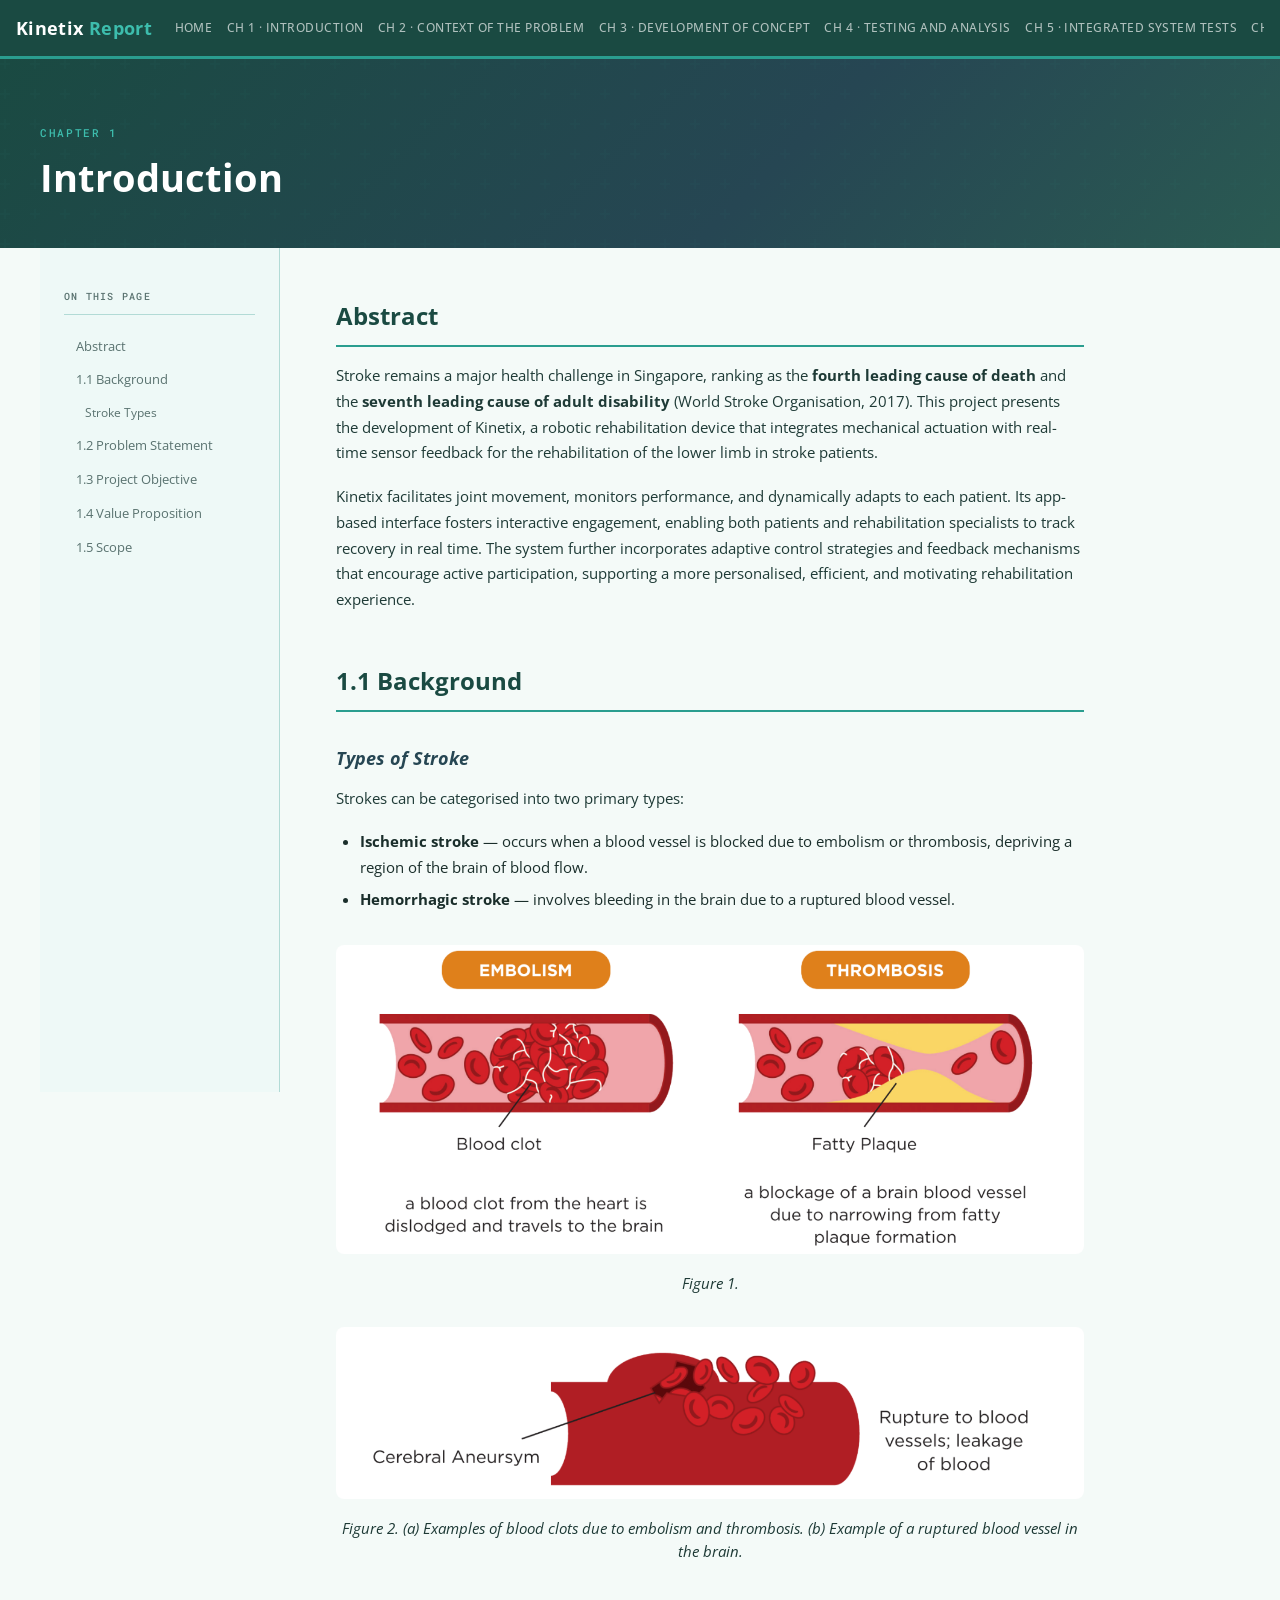
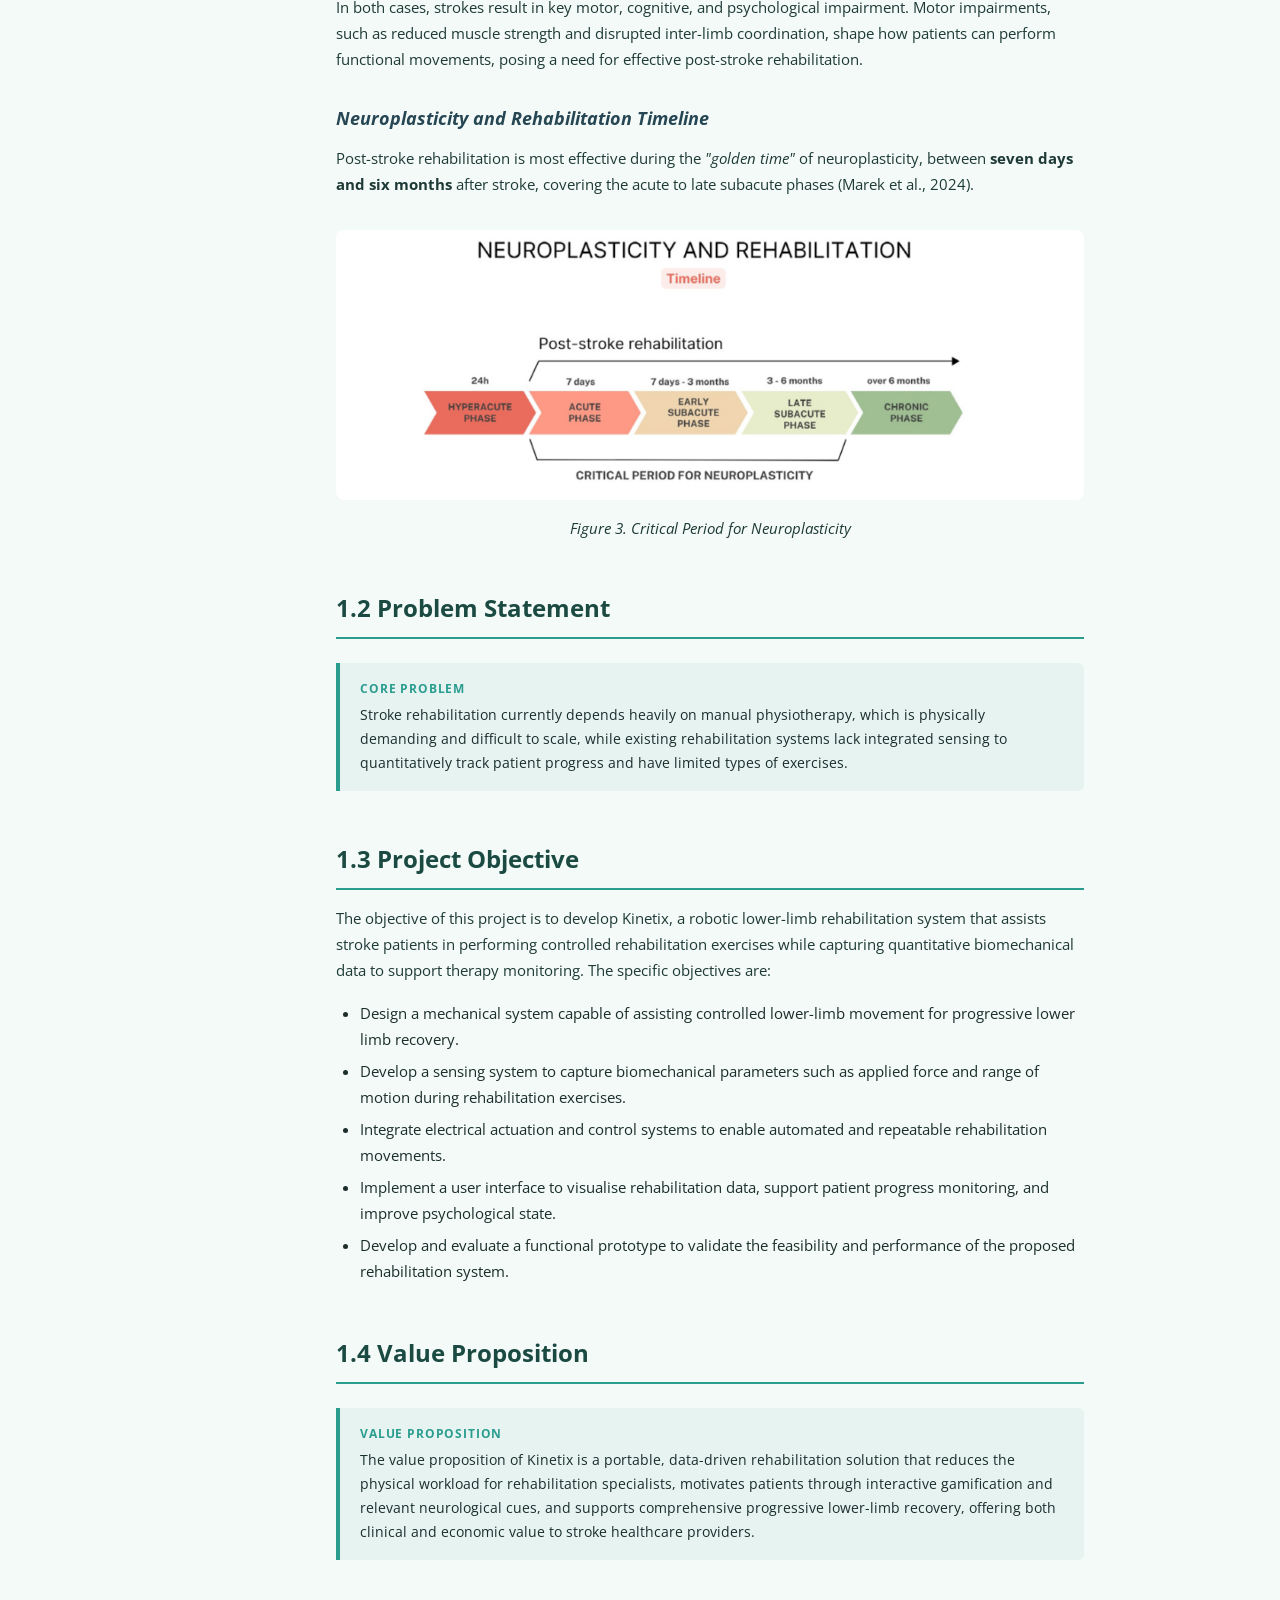
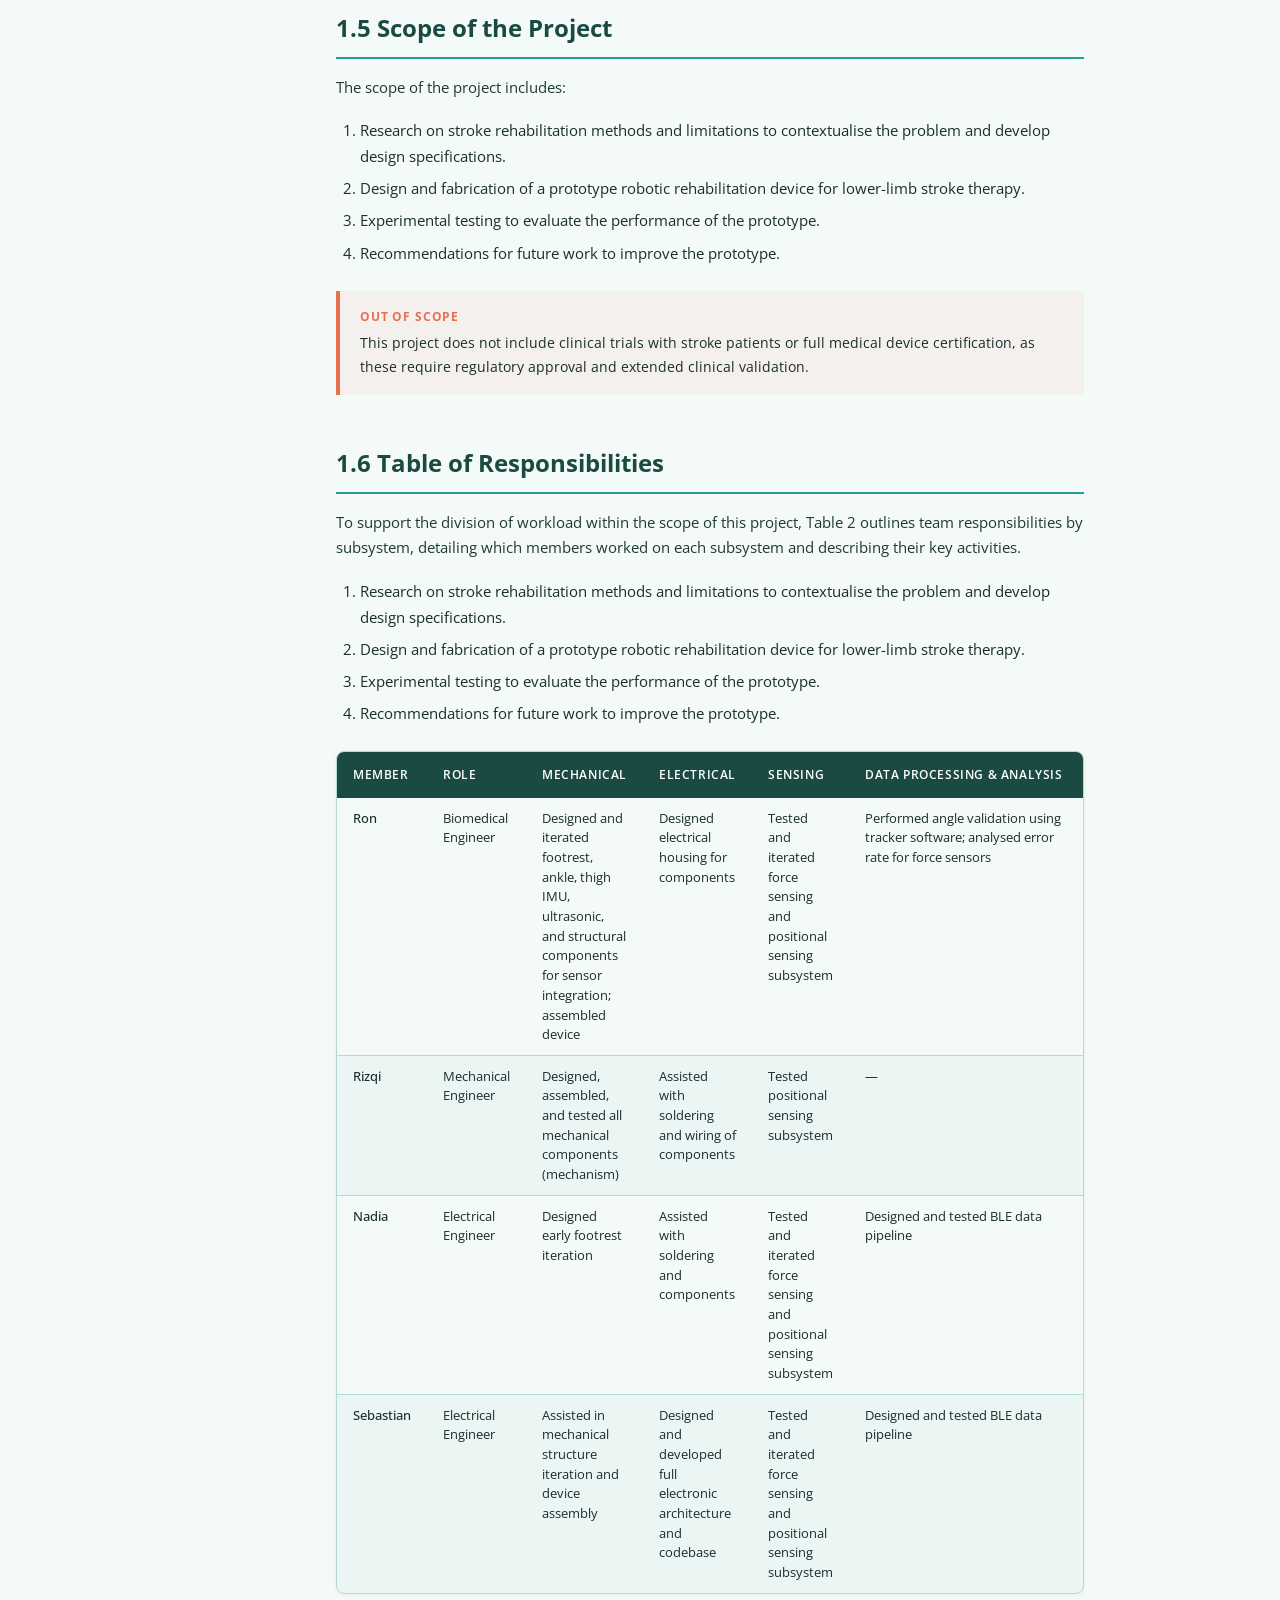
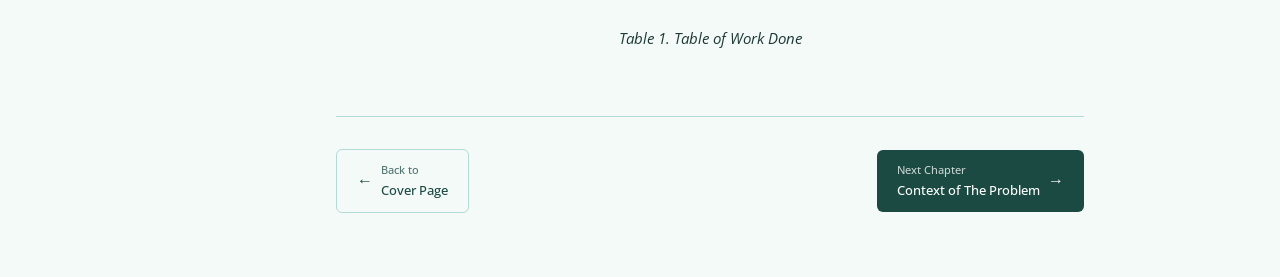
<file: chapter1.html>
<!DOCTYPE html>
<html lang="en">
<head>
  <meta charset="UTF-8">
  <meta name="viewport" content="width=device-width, initial-scale=1.0">
  <title>Chapter 1 · Introduction — Kinetix</title>
  <link rel="stylesheet" href="style.css">
</head>
<body>

  <header class="site-header">
    <div class="header-inner">
      <a class="site-logo" href="index.html">Kinetix <span>Report</span></a>
      <nav class="chapter-nav">
        <a href="index.html">Home</a>
        <a href="chapter1.html">Ch 1 · Introduction</a>
        <a href="chapter2.html">Ch 2 · Context of the Problem</a>
        <a href="chapter3.html">Ch 3 · Development of Concept</a>
        <a href="chapter4.html">Ch 4 · Testing and Analysis</a>
        <a href="chapter5.html">Ch 5 · Integrated System Tests</a>
        <a href="chapter6.html">Ch 6 · Conclusion</a>
        <a href="chapter7.html">Ch 7 · References</a>
        <a href="chapter8.html">Ch 8 · Appendix</a></nav>
    </div>
  </header>

<div class="page-hero">
  <div class="page-hero-inner">
    <div class="chapter-label">Chapter 1</div>
    <h1>Introduction</h1>
  </div>
</div>

<div class="page-layout">
  <aside class="sidebar">
    <div class="sidebar-title">On this page</div>
    <ul class="toc-list">
      <li><a href="#abstract">Abstract</a></li>
      <li><a href="#background">1.1 Background</a></li>
      <li><a href="#stroke-types" class="sub">Stroke Types</a></li>
      <li><a href="#problem">1.2 Problem Statement</a></li>
      <li><a href="#objective">1.3 Project Objective</a></li>
      <li><a href="#value">1.4 Value Proposition</a></li>
      <li><a href="#scope">1.5 Scope</a></li>
    </ul>
  </aside>

  <main class="content">

    <h2 id="abstract">Abstract</h2>
    <p>Stroke remains a major health challenge in Singapore, ranking as the <strong>fourth leading cause of death</strong> and the <strong>seventh leading cause of adult disability</strong> (World Stroke Organisation, 2017). This project presents the development of Kinetix, a robotic rehabilitation device that integrates mechanical actuation with real-time sensor feedback for the rehabilitation of the lower limb in stroke patients.</p>
    <p>Kinetix facilitates joint movement, monitors performance, and dynamically adapts to each patient. Its app-based interface fosters interactive engagement, enabling both patients and rehabilitation specialists to track recovery in real time. The system further incorporates adaptive control strategies and feedback mechanisms that encourage active participation, supporting a more personalised, efficient, and motivating rehabilitation experience.</p>

    <h2 id="background">1.1 Background</h2>
    <h3 id="stroke-types">Types of Stroke</h3>
    <p>Strokes can be categorised into two primary types:</p>
    <ul>
      <li><strong>Ischemic stroke</strong> — occurs when a blood vessel is blocked due to embolism or thrombosis, depriving a region of the brain of blood flow.</li>
      <li><strong>Hemorrhagic stroke</strong> — involves bleeding in the brain due to a ruptured blood vessel.</li>
    </ul>

    <div class="figure">
      <img src="images/fig1.png" alt="(a) Examples of blood clots due to embolism and thrombosis. (b) Example of a ruptured blood vessel in the brain." style="width: 100%; border-radius: 8px;">
      <p class="figure-caption">Figure 1.</p>
    </div>
    <div class="figure">
      <img src="images/fig2.png" alt="(a) Examples of blood clots due to embolism and thrombosis. (b) Example of a ruptured blood vessel in the brain." style="width: 100%; border-radius: 8px;">
      <p class="figure-caption">Figure 2. (a) Examples of blood clots due to embolism and thrombosis. (b) Example of a ruptured blood vessel in the brain.</p>
    </div>

    <p>In both cases, strokes result in key motor, cognitive, and psychological impairment. Motor impairments, such as reduced muscle strength and disrupted inter-limb coordination, shape how patients can perform functional movements, posing a need for effective post-stroke rehabilitation.</p>

    <h3>Neuroplasticity and Rehabilitation Timeline</h3>
    <p>Post-stroke rehabilitation is most effective during the <em>"golden time"</em> of neuroplasticity, between <strong>seven days and six months</strong> after stroke, covering the acute to late subacute phases (Marek et al., 2024).</p>

    <div class="figure">
      <img src="images/fig3.png" alt="Post-Stroke Rehab Timeline" style="width: 100%; border-radius: 8px;">
      <p class="figure-caption">Figure 3. Critical Period for Neuroplasticity</p>
    </div>

    <h2 id="problem">1.2 Problem Statement</h2>
    <div class="callout">
      <strong>Core Problem</strong>
      Stroke rehabilitation currently depends heavily on manual physiotherapy, which is physically demanding and difficult to scale, while existing rehabilitation systems lack integrated sensing to quantitatively track patient progress and have limited types of exercises. 
    </div>

    <h2 id="objective">1.3 Project Objective</h2>
    <p>The objective of this project is to develop Kinetix, a robotic lower-limb rehabilitation system that assists stroke patients in performing controlled rehabilitation exercises while capturing quantitative biomechanical data to support therapy monitoring. The specific objectives are:</p>
    <ul>
      <li>Design a mechanical system capable of assisting controlled lower-limb movement for progressive lower limb recovery.</li>
      <li>Develop a sensing system to capture biomechanical parameters such as applied force and range of motion during rehabilitation exercises.</li>
      <li>Integrate electrical actuation and control systems to enable automated and repeatable rehabilitation movements.</li>
      <li>Implement a user interface to visualise rehabilitation data, support patient progress monitoring, and improve psychological state.</li>
      <li>Develop and evaluate a functional prototype to validate the feasibility and performance of the proposed rehabilitation system.</li>
    </ul>

    <h2 id="value">1.4 Value Proposition</h2>
    <div class="callout">
      <strong>Value Proposition</strong>
      The value proposition of Kinetix is a portable, data-driven rehabilitation solution that reduces the physical workload for rehabilitation specialists, motivates patients through interactive gamification and relevant neurological cues, and supports comprehensive progressive lower-limb recovery, offering both clinical and economic value to stroke healthcare providers.
    </div>

    <h2 id="scope">1.5 Scope of the Project</h2>
    <p>The scope of the project includes:</p>
    <ol>
      <li>Research on stroke rehabilitation methods and limitations to contextualise the problem and develop design specifications.</li>
      <li>Design and fabrication of a prototype robotic rehabilitation device for lower-limb stroke therapy.</li>
      <li>Experimental testing to evaluate the performance of the prototype.</li>
      <li>Recommendations for future work to improve the prototype.</li>
    </ol>
    <div class="callout warning">
      <strong>Out of Scope</strong>
      This project does not include clinical trials with stroke patients or full medical device certification, as these require regulatory approval and extended clinical validation.
    </div>

    <h2 id="scope">1.6 Table of Responsibilities</h2>
    <p>To support the division of workload within the scope of this project, Table 2 outlines team responsibilities by subsystem, detailing which members worked on each subsystem and describing their key activities.
    </p>
    <ol>
      <li>Research on stroke rehabilitation methods and limitations to contextualise the problem and develop design specifications.</li>
      <li>Design and fabrication of a prototype robotic rehabilitation device for lower-limb stroke therapy.</li>
      <li>Experimental testing to evaluate the performance of the prototype.</li>
      <li>Recommendations for future work to improve the prototype.</li>
    </ol>

    <div class="table-wrap">
      <table>
        <thead>
          <tr>
            <th>Member</th>
            <th>Role</th>
            <th>Mechanical</th>
            <th>Electrical</th>
            <th>Sensing</th>
            <th>Data Processing & Analysis</th>
            <th>User Interface / Usability</th>
          </tr>
        </thead>
        <tbody>
          <tr>
            <td>Ron</td>
            <td>Biomedical Engineer</td>
            <td>Designed and iterated footrest, ankle, thigh IMU, ultrasonic, and structural components for sensor integration; assembled device</td>
            <td>Designed electrical housing for components</td>
            <td>Tested and iterated force sensing and positional sensing subsystem</td>
            <td>Performed angle validation using tracker software; analysed error rate for force sensors</td>
            <td>Developed user test protocols; tested Kinetix UI iterations with a rehabilitation specialist</td>
          </tr>
          <tr>
            <td>Rizqi</td>
            <td>Mechanical Engineer</td>
            <td>Designed, assembled, and tested all mechanical components (mechanism)</td>
            <td>Assisted with soldering and wiring of components</td>
            <td>Tested positional sensing subsystem</td>
            <td>—</td>
            <td>—</td>
          </tr>
          <tr>
            <td>Nadia</td>
            <td>Electrical Engineer</td>
            <td>Designed early footrest iteration</td>
            <td>Assisted with soldering and components</td>
            <td>Tested and iterated force sensing and positional sensing subsystem</td>
            <td>Designed and tested BLE data pipeline</td>
            <td>Developed Kinetix UI iterations</td>
          </tr>
          <tr>
            <td>Sebastian</td>
            <td>Electrical Engineer</td>
            <td>Assisted in mechanical structure iteration and device assembly</td>
            <td>Designed and developed full electronic architecture and codebase</td>
            <td>Tested and iterated force sensing and positional sensing subsystem</td>
            <td>Designed and tested BLE data pipeline</td>
            <td>—</td>
          </tr>
        </tbody>
      </table>
    </div>
    <p class="table-caption">Table 1. Table of Work Done</p>
    
    <nav class="chapter-nav-footer">
      <a href="index.html" class="nav-btn ghost">
        <span class="arrow">←</span>
        <span>
          <span class="label">Back to</span>
          Cover Page
        </span>
      </a>
      <a href="chapter2.html" class="nav-btn">
        <span>
          <span class="label">Next Chapter</span>
          Context of The Problem
        </span>
        <span class="arrow">→</span>
      </a>
    </nav>

  </main>
</div>

</body>
</html>
</file>
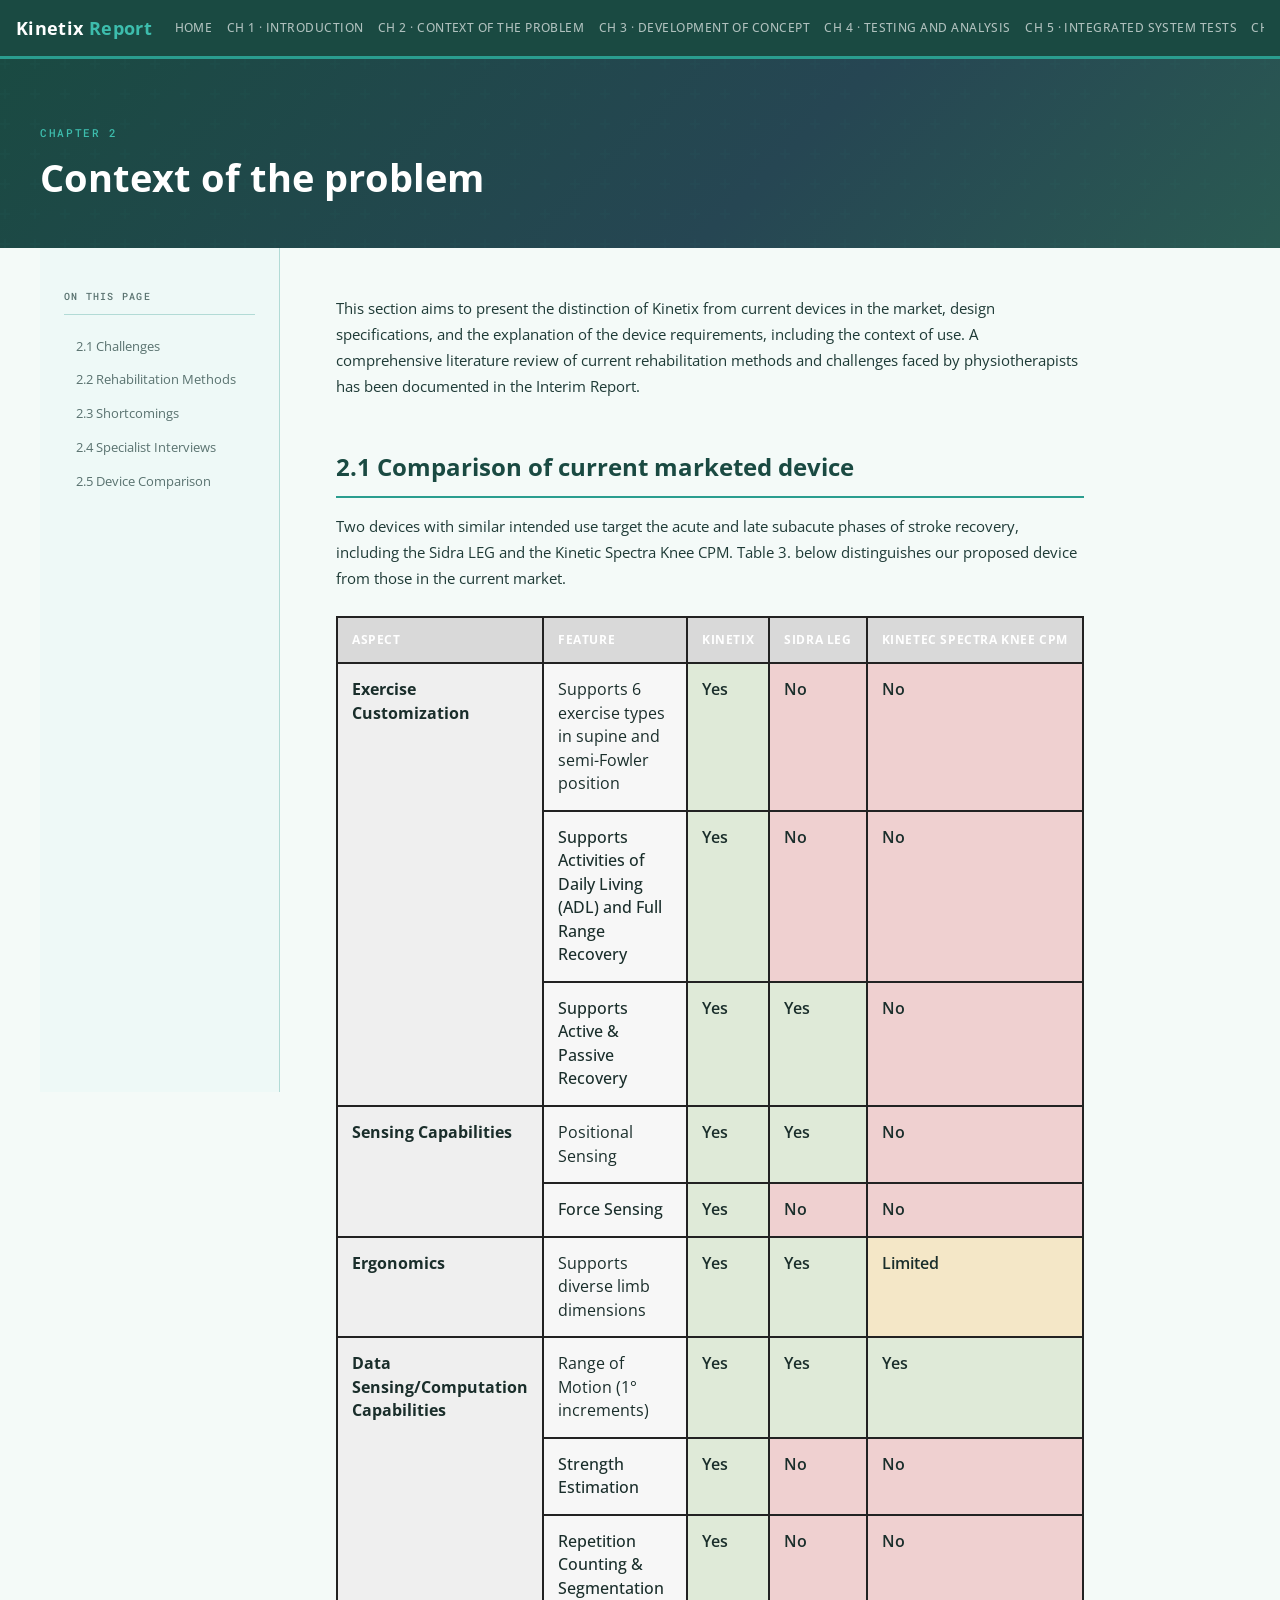
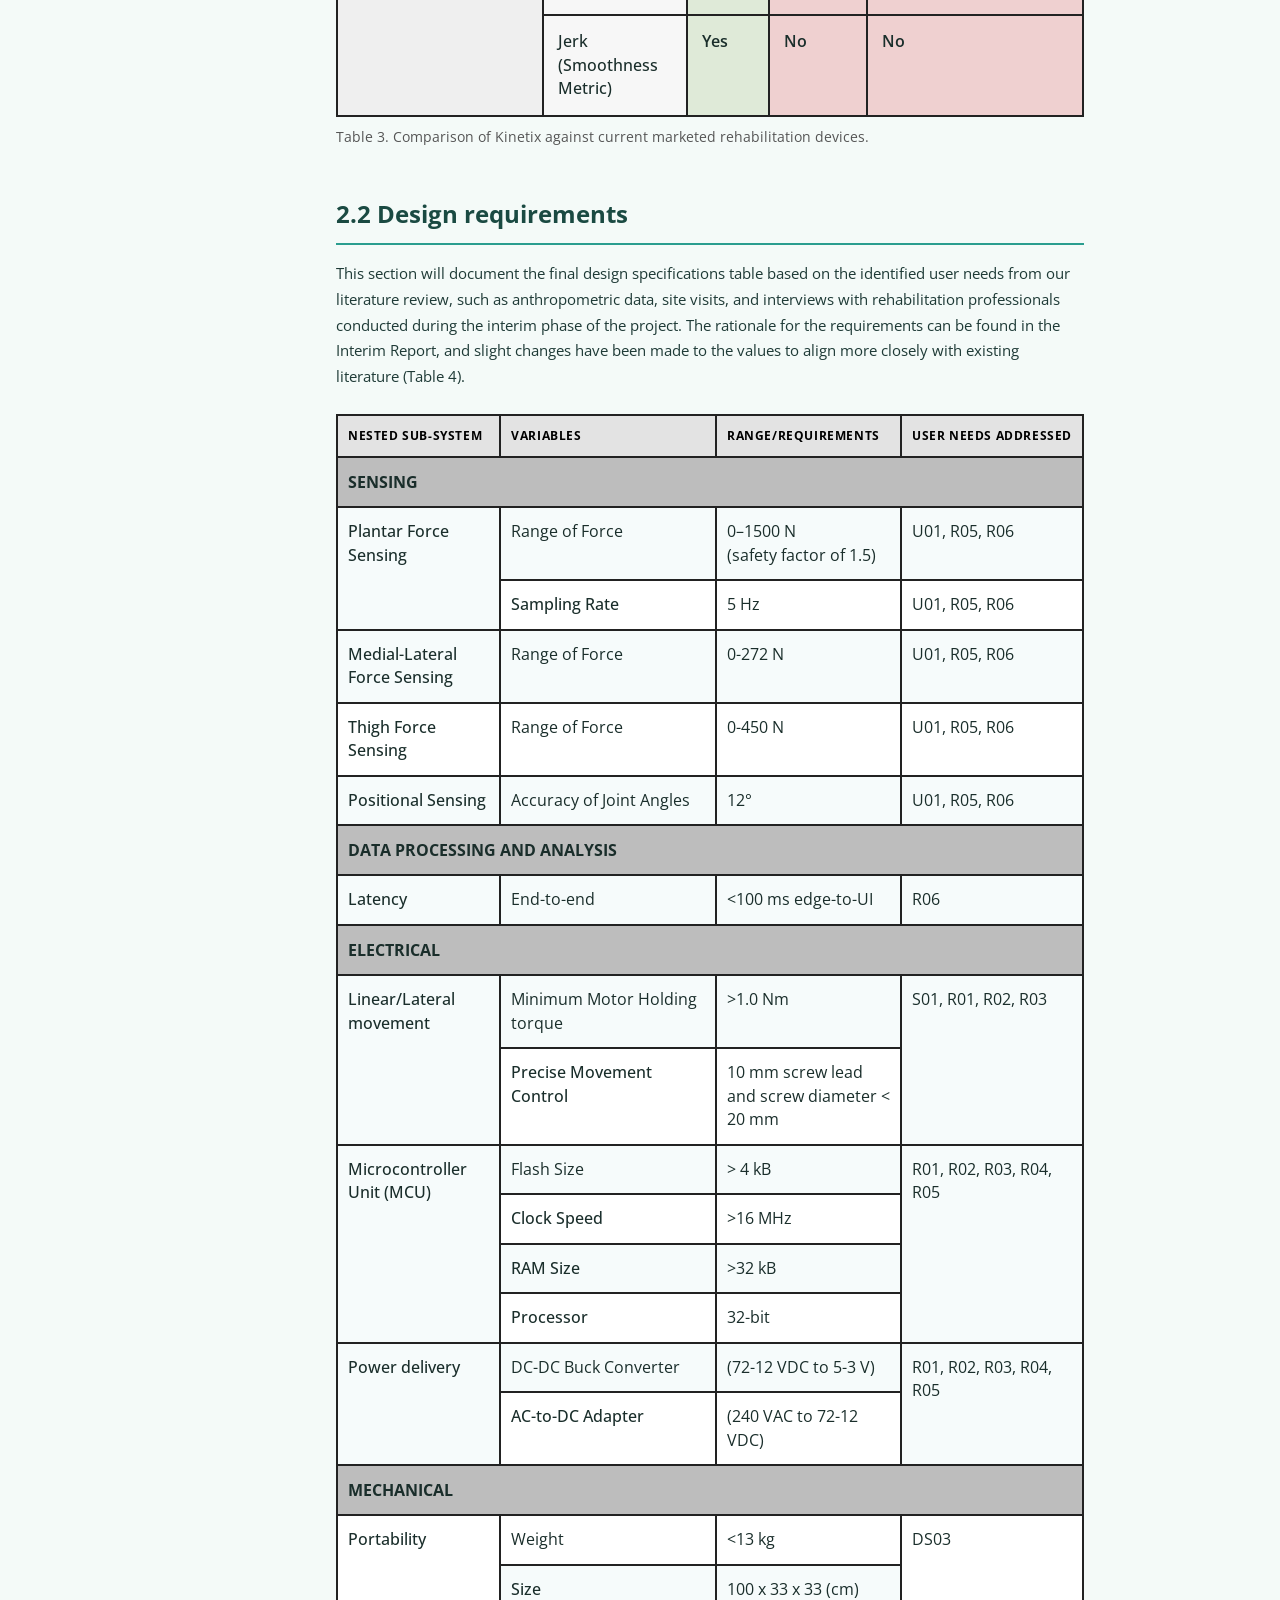
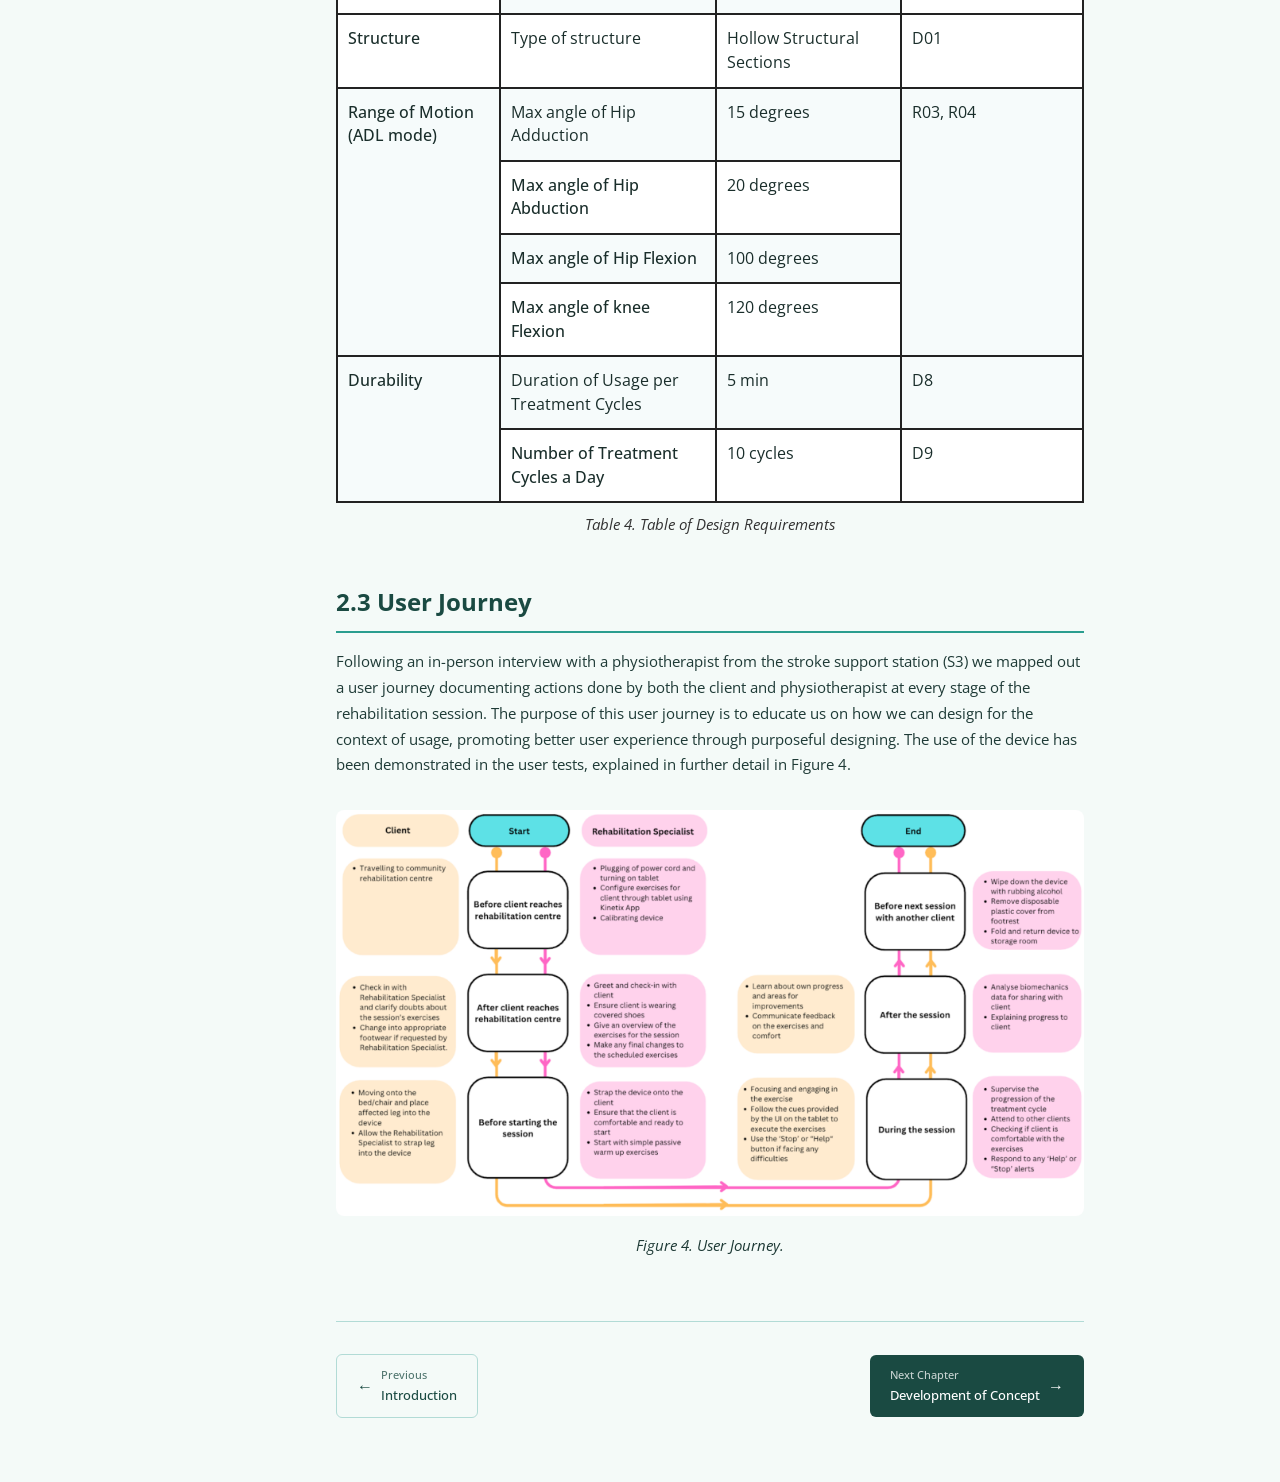
<file: chapter2.html>
<!DOCTYPE html>
<html lang="en">
<head>
  <meta charset="UTF-8">
  <meta name="viewport" content="width=device-width, initial-scale=1.0">
  <title>Chapter 2 · Literature Review — Kinetix</title>
  <link rel="stylesheet" href="style.css">
</head>
<body>

  <header class="site-header">
    <div class="header-inner">
      <a class="site-logo" href="index.html">Kinetix <span>Report</span></a>
      <nav class="chapter-nav">
        <a href="index.html">Home</a>
        <a href="chapter1.html">Ch 1 · Introduction</a>
        <a href="chapter2.html">Ch 2 · Context of the Problem</a>
        <a href="chapter3.html">Ch 3 · Development of Concept</a>
        <a href="chapter4.html">Ch 4 · Testing and Analysis</a>
        <a href="chapter5.html">Ch 5 · Integrated System Tests</a>
        <a href="chapter6.html">Ch 6 · Conclusion</a>
        <a href="chapter7.html">Ch 7 · References</a>
        <a href="chapter8.html">Ch 8 · Appendix</a></nav>
    </div>
  </header>

<div class="page-hero">
  <div class="page-hero-inner">
    <div class="chapter-label">Chapter 2</div>
    <h1> Context of the problem </h1>
  </div>
</div>

<div class="page-layout">
  <aside class="sidebar">
    <div class="sidebar-title">On this page</div>
    <ul class="toc-list">
      <li><a href="#challenges">2.1 Challenges</a></li>
      <li><a href="#methods">2.2 Rehabilitation Methods</a></li>
      <li><a href="#shortcomings">2.3 Shortcomings</a></li>
      <li><a href="#interviews">2.4 Specialist Interviews</a></li>
      <li><a href="#comparison">2.5 Device Comparison</a></li>
    </ul>
  </aside>

  <main class="content">

    <p>This section aims to present the distinction of Kinetix from current devices in the market, design specifications, and the explanation of the device requirements, including the context of use. A comprehensive literature review of current rehabilitation methods and challenges faced by physiotherapists has been documented in the Interim Report.</p>

    <h2 id="challenges">2.1 Comparison of current marketed device</h2>
    <p>Two devices with similar intended use target the acute and late subacute phases of stroke recovery, including the Sidra LEG and the Kinetic Spectra Knee CPM. Table 3. below distinguishes our proposed device from those in the current market.</p>

    <style>
  .comparison-table-wrapper {
    margin: 1.5rem 0 2rem 0;
    overflow-x: auto;
  }

  .comparison-table {
    width: 100%;
    border-collapse: collapse;
    font-size: 0.98rem;
    line-height: 1.35;
    background: #fff;
  }

  .comparison-table caption {
    caption-side: bottom;
    text-align: left;
    font-size: 0.9rem;
    color: #555;
    margin-top: 0.6rem;
  }

  .comparison-table th,
  .comparison-table td {
    border: 2px solid #222;
    padding: 14px 14px;
    vertical-align: top;
    text-align: left;
  }

  .comparison-table thead th {
    background: #d9d9d9;
    font-weight: 700;
  }

  .comparison-table .aspect {
    background: #efefef;
    font-weight: 700;
    width: 16%;
  }

  .comparison-table .feature {
    background: #f7f7f7;
    width: 25%;
  }

  .comparison-table .yes {
    background: #dfead8;
    font-weight: 600;
  }

  .comparison-table .no {
    background: #efd0d0;
    font-weight: 600;
  }

  .comparison-table .limited {
    background: #f4e7c7;
    font-weight: 600;
  }

  @media (max-width: 768px) {
    .comparison-table {
      min-width: 900px;
    }
  }
</style>

<div class="comparison-table-wrapper">
  <table class="comparison-table">
    <caption>
      Table 3. Comparison of Kinetix against current marketed rehabilitation devices.
    </caption>
    <thead>
      <tr>
        <th>Aspect</th>
        <th>Feature</th>
        <th>Kinetix</th>
        <th>Sidra LEG</th>
        <th>Kinetec Spectra Knee CPM</th>
      </tr>
    </thead>
    <tbody>
      <tr>
        <td class="aspect" rowspan="3">Exercise Customization</td>
        <td class="feature">Supports 6 exercise types in supine and semi-Fowler position</td>
        <td class="yes">Yes</td>
        <td class="no">No</td>
        <td class="no">No</td>
      </tr>
      <tr>
        <td class="feature">Supports Activities of Daily Living (ADL) and Full Range Recovery</td>
        <td class="yes">Yes</td>
        <td class="no">No</td>
        <td class="no">No</td>
      </tr>
      <tr>
        <td class="feature">Supports Active &amp; Passive Recovery</td>
        <td class="yes">Yes</td>
        <td class="yes">Yes</td>
        <td class="no">No</td>
      </tr>

      <tr>
        <td class="aspect" rowspan="2">Sensing Capabilities</td>
        <td class="feature">Positional Sensing</td>
        <td class="yes">Yes</td>
        <td class="yes">Yes</td>
        <td class="no">No</td>
      </tr>
      <tr>
        <td class="feature">Force Sensing</td>
        <td class="yes">Yes</td>
        <td class="no">No</td>
        <td class="no">No</td>
      </tr>

      <tr>
        <td class="aspect">Ergonomics</td>
        <td class="feature">Supports diverse limb dimensions</td>
        <td class="yes">Yes</td>
        <td class="yes">Yes</td>
        <td class="limited">Limited</td>
      </tr>

      <tr>
        <td class="aspect" rowspan="4">Data Sensing/Computation Capabilities</td>
        <td class="feature">Range of Motion (1&deg; increments)</td>
        <td class="yes">Yes</td>
        <td class="yes">Yes</td>
        <td class="yes">Yes</td>
      </tr>
      <tr>
        <td class="feature">Strength Estimation</td>
        <td class="yes">Yes</td>
        <td class="no">No</td>
        <td class="no">No</td>
      </tr>
      <tr>
        <td class="feature">Repetition Counting &amp; Segmentation</td>
        <td class="yes">Yes</td>
        <td class="no">No</td>
        <td class="no">No</td>
      </tr>
      <tr>
        <td class="feature">Jerk (Smoothness Metric)</td>
        <td class="yes">Yes</td>
        <td class="no">No</td>
        <td class="no">No</td>
      </tr>
    </tbody>
  </table>
</div>

    <h2 id="methods">2.2 Design requirements</h2>
    <p>This section will document the final design specifications table based on the identified user needs from our literature review, such as anthropometric data, site visits, and interviews with rehabilitation professionals conducted during the interim phase of the project. The rationale for the requirements can be found in the Interim Report, and slight changes have been made to the values to align more closely with existing literature (Table 4).</p>
  
    <style>
  .requirements-table-wrapper {
    margin: 1.5rem 0 2rem 0;
    overflow-x: auto;
  }

  .requirements-table {
    width: 100%;
    border-collapse: collapse;
    font-size: 0.98rem;
    line-height: 1.35;
    background: #fff;
  }

  .requirements-table caption {
    caption-side: bottom;
    text-align: center;
    font-size: 0.95rem;
    font-style: italic;
    color: #333;
    margin-top: 0.65rem;
  }

  .requirements-table th,
  .requirements-table td {
    border: 2px solid #222;
    padding: 12px 10px;
    vertical-align: top;
    text-align: left;
  }

  .requirements-table thead th {
    background: #e3e3e3;
    font-weight: 700;
    color: #000;
  }

  .requirements-table .section-row td {
    background: #bdbdbd;
    font-weight: 700;
    text-transform: uppercase;
    font-size: 1rem;
  }

  .requirements-table .nested {
    width: 22%;
  }

  .requirements-table .variable {
    width: 31%;
  }

  .requirements-table .range {
    width: 25%;
  }

  .requirements-table .needs {
    width: 22%;
  }

  @media (max-width: 768px) {
    .requirements-table {
      min-width: 980px;
    }
  }
</style>

<div class="requirements-table-wrapper">
  <table class="requirements-table">
    <caption>Table 4. Table of Design Requirements</caption>
    <thead>
      <tr>
        <th>Nested Sub-System</th>
        <th>Variables</th>
        <th>Range/Requirements</th>
        <th>User Needs Addressed</th>
      </tr>
    </thead>
    <tbody>
      <tr class="section-row">
        <td colspan="4">Sensing</td>
      </tr>
      <tr>
        <td class="nested" rowspan="2">Plantar Force Sensing</td>
        <td class="variable">Range of Force</td>
        <td class="range">0–1500 N<br>(safety factor of 1.5)</td>
        <td class="needs">U01, R05, R06</td>
      </tr>
      <tr>
        <td class="variable">Sampling Rate</td>
        <td class="range">5 Hz</td>
        <td class="needs">U01, R05, R06</td>
      </tr>
      <tr>
        <td class="nested">Medial-Lateral Force Sensing</td>
        <td class="variable">Range of Force</td>
        <td class="range">0-272 N</td>
        <td class="needs">U01, R05, R06</td>
      </tr>
      <tr>
        <td class="nested">Thigh Force Sensing</td>
        <td class="variable">Range of Force</td>
        <td class="range">0-450 N</td>
        <td class="needs">U01, R05, R06</td>
      </tr>
      <tr>
        <td class="nested">Positional Sensing</td>
        <td class="variable">Accuracy of Joint Angles</td>
        <td class="range">12&deg;</td>
        <td class="needs">U01, R05, R06</td>
      </tr>

      <tr class="section-row">
        <td colspan="4">Data Processing and Analysis</td>
      </tr>
      <tr>
        <td class="nested">Latency</td>
        <td class="variable">End-to-end</td>
        <td class="range">&lt;100 ms edge-to-UI</td>
        <td class="needs">R06</td>
      </tr>

      <tr class="section-row">
        <td colspan="4">Electrical</td>
      </tr>
      <tr>
        <td class="nested" rowspan="2">Linear/Lateral movement</td>
        <td class="variable">Minimum Motor Holding torque</td>
        <td class="range">&gt;1.0 Nm</td>
        <td class="needs" rowspan="2">S01, R01, R02, R03</td>
      </tr>
      <tr>
        <td class="variable">Precise Movement Control</td>
        <td class="range">10 mm screw lead and screw diameter &lt; 20 mm</td>
      </tr>
      <tr>
        <td class="nested" rowspan="4">Microcontroller Unit (MCU)</td>
        <td class="variable">Flash Size</td>
        <td class="range">&gt; 4 kB</td>
        <td class="needs" rowspan="4">R01, R02, R03, R04, R05</td>
      </tr>
      <tr>
        <td class="variable">Clock Speed</td>
        <td class="range">&gt;16 MHz</td>
      </tr>
      <tr>
        <td class="variable">RAM Size</td>
        <td class="range">&gt;32 kB</td>
      </tr>
      <tr>
        <td class="variable">Processor</td>
        <td class="range">32-bit</td>
      </tr>
      <tr>
        <td class="nested" rowspan="2">Power delivery</td>
        <td class="variable">DC-DC Buck Converter</td>
        <td class="range">(72-12 VDC to 5-3 V)</td>
        <td class="needs" rowspan="2">R01, R02, R03, R04, R05</td>
      </tr>
      <tr>
        <td class="variable">AC-to-DC Adapter</td>
        <td class="range">(240 VAC to 72-12 VDC)</td>
      </tr>

      <tr class="section-row">
        <td colspan="4">Mechanical</td>
      </tr>
      <tr>
        <td class="nested" rowspan="2">Portability</td>
        <td class="variable">Weight</td>
        <td class="range">&lt;13 kg</td>
        <td class="needs" rowspan="2">DS03</td>
      </tr>
      <tr>
        <td class="variable">Size</td>
        <td class="range">100 x 33 x 33 (cm)</td>
      </tr>
      <tr>
        <td class="nested">Structure</td>
        <td class="variable">Type of structure</td>
        <td class="range">Hollow Structural Sections</td>
        <td class="needs">D01</td>
      </tr>
      <tr>
        <td class="nested" rowspan="4">Range of Motion (ADL mode)</td>
        <td class="variable">Max angle of Hip Adduction</td>
        <td class="range">15 degrees</td>
        <td class="needs" rowspan="4">R03, R04</td>
      </tr>
      <tr>
        <td class="variable">Max angle of Hip Abduction</td>
        <td class="range">20 degrees</td>
      </tr>
      <tr>
        <td class="variable">Max angle of Hip Flexion</td>
        <td class="range">100 degrees</td>
      </tr>
      <tr>
        <td class="variable">Max angle of knee Flexion</td>
        <td class="range">120 degrees</td>
      </tr>
      <tr>
        <td class="nested" rowspan="2">Durability</td>
        <td class="variable">Duration of Usage per Treatment Cycles</td>
        <td class="range">5 min</td>
        <td class="needs">D8</td>
      </tr>
      <tr>
        <td class="variable">Number of Treatment Cycles a Day</td>
        <td class="range">10 cycles</td>
        <td class="needs">D9</td>
      </tr>
    </tbody>
  </table>
</div>
    <h2 id="shortcomings">2.3 User Journey</h2>
    <p>Following an in-person interview with a physiotherapist from the stroke support station (S3) we mapped out a user journey documenting actions done by both the client and physiotherapist at every stage of the rehabilitation session. The purpose of this user journey is to educate us on how we can design for the context of usage, promoting better user experience through purposeful designing. The use of the device has been demonstrated in the user tests, explained in further detail in Figure 4. </p>
    <div class="figure">
      <img src="images/fig4.png" alt="CAD model of Version 0 design" style="width: 100%; border-radius: 8px;"> 
      <p class="figure-caption"><em>Figure 4.</em> User Journey.</p>
    </div>

    <nav class="chapter-nav-footer">
      <a href="chapter1.html" class="nav-btn ghost">
        <span class="arrow">←</span>
        <span><span class="label">Previous</span>Introduction</span>
      </a>
      <a href="chapter3.html" class="nav-btn">
        <span><span class="label">Next Chapter</span> Development of Concept</span>
        <span class="arrow">→</span>
      </a>
    </nav>

  </main>
</div>

</body>
</html>
</file>
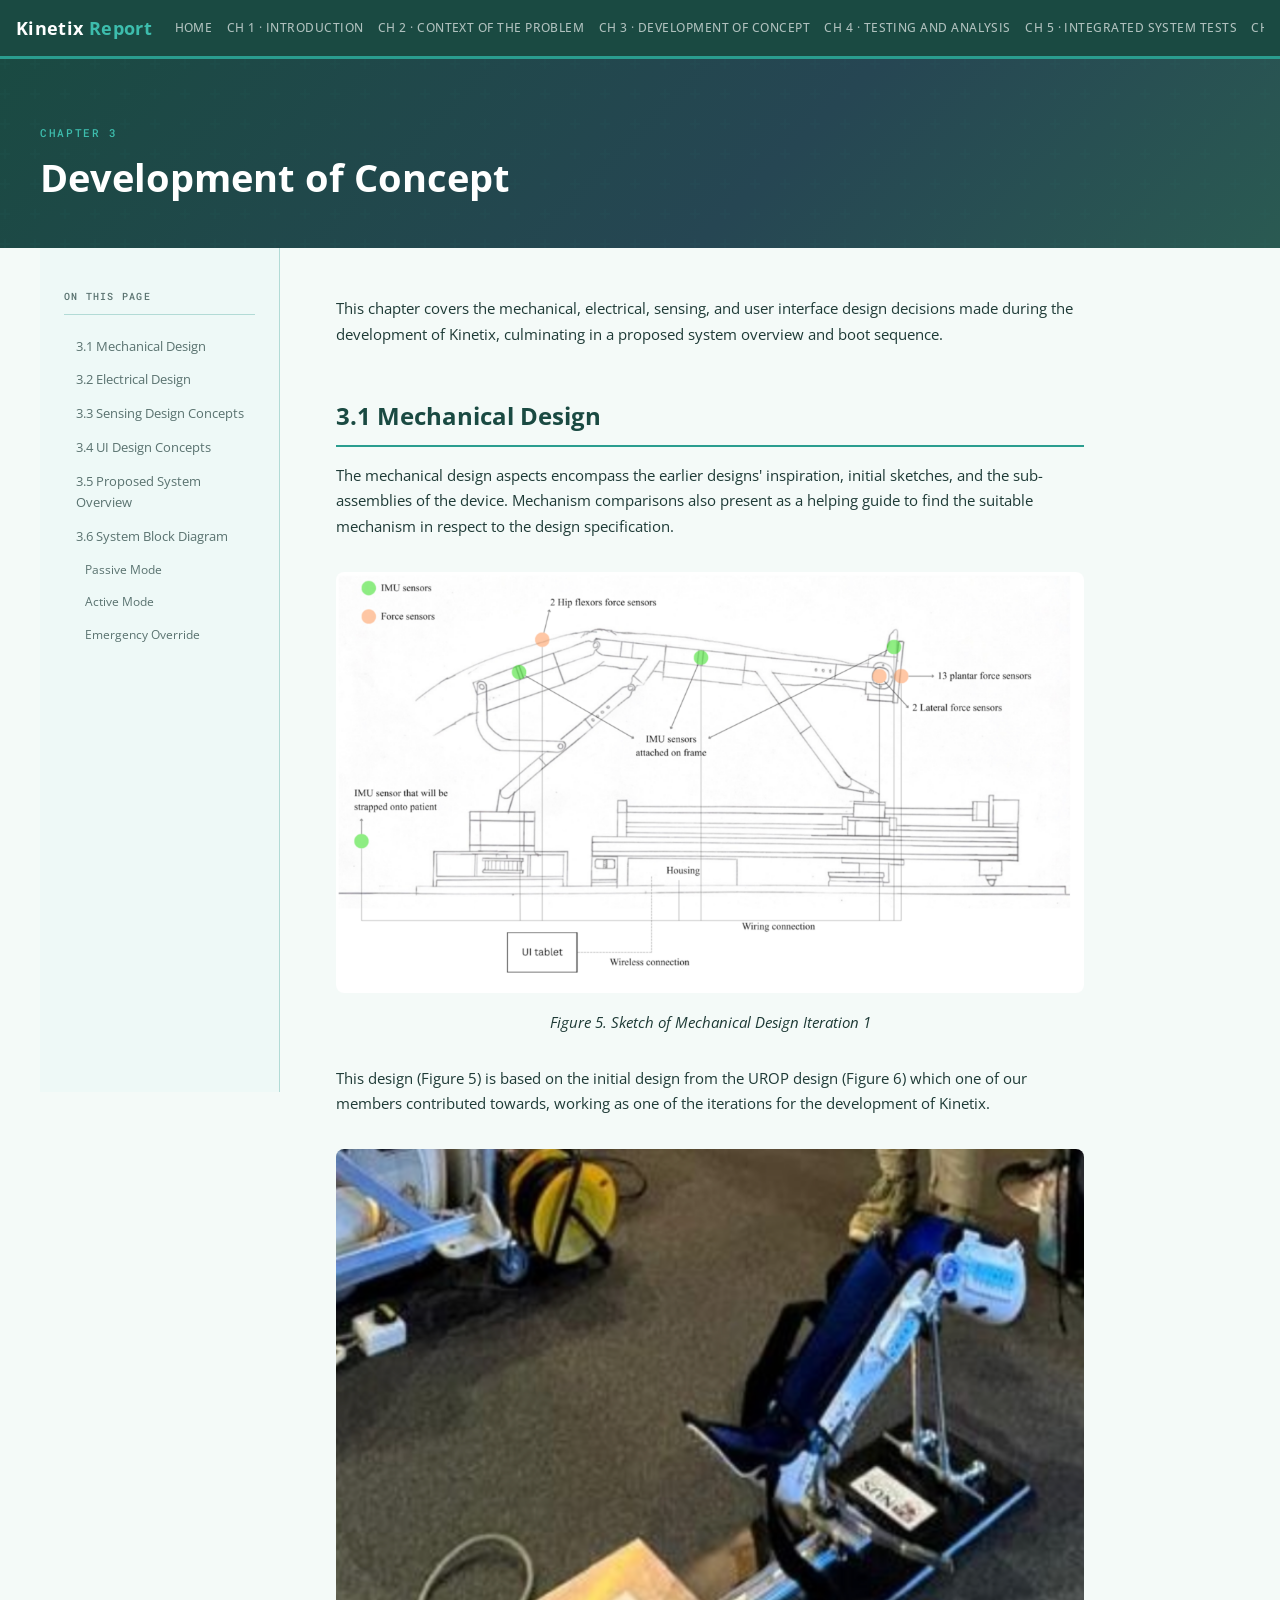
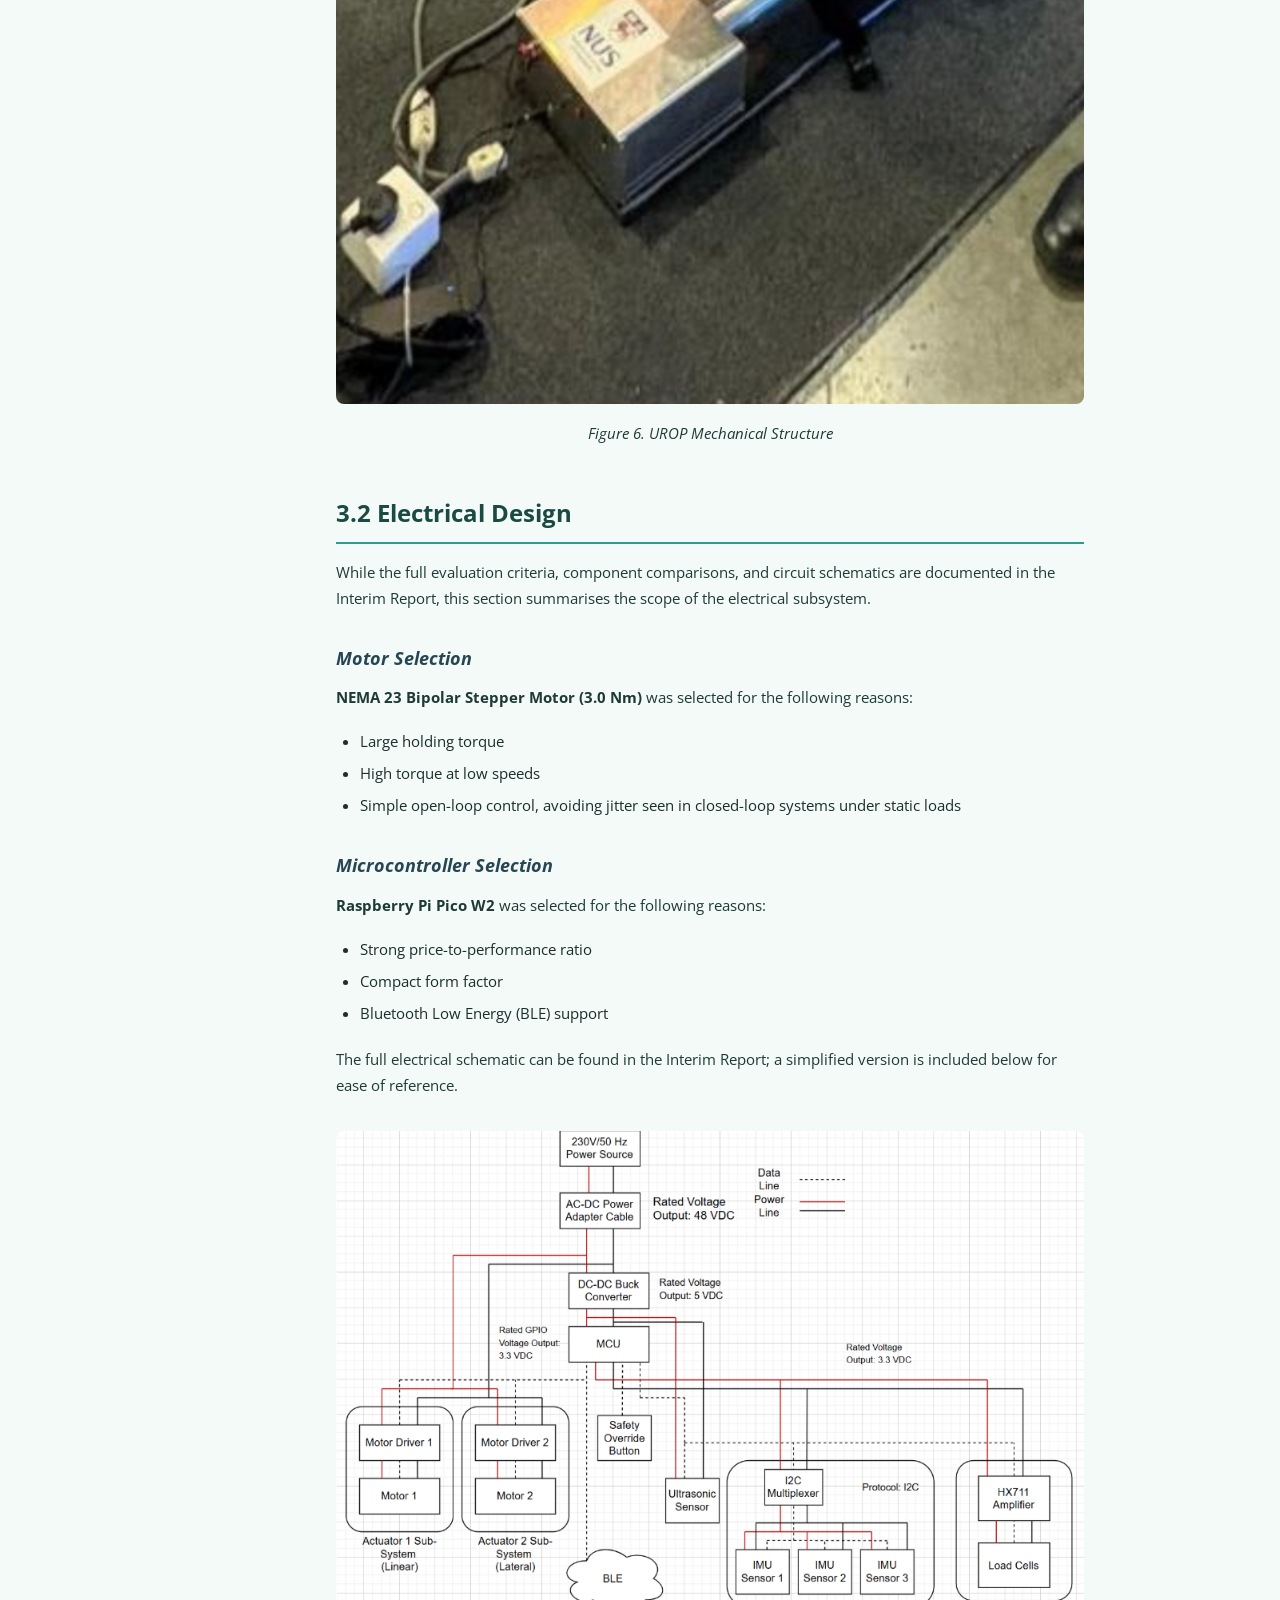
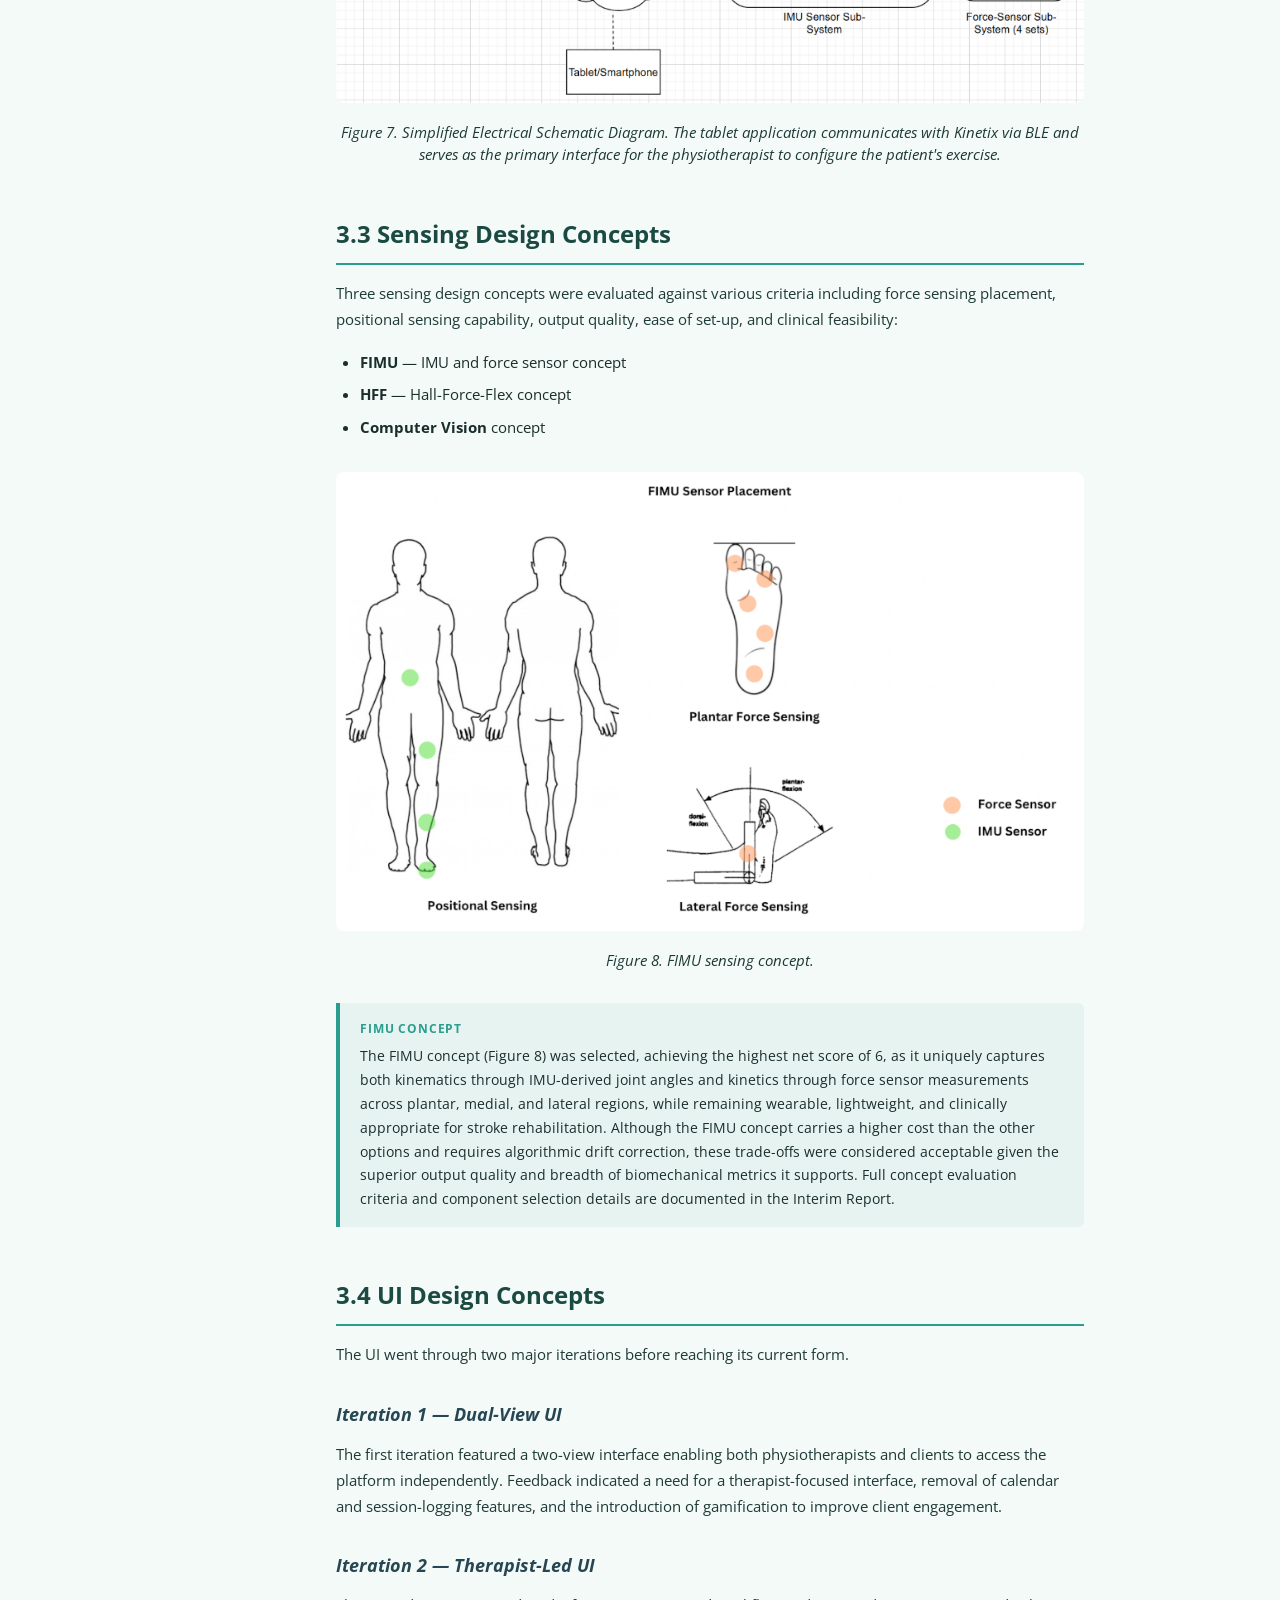
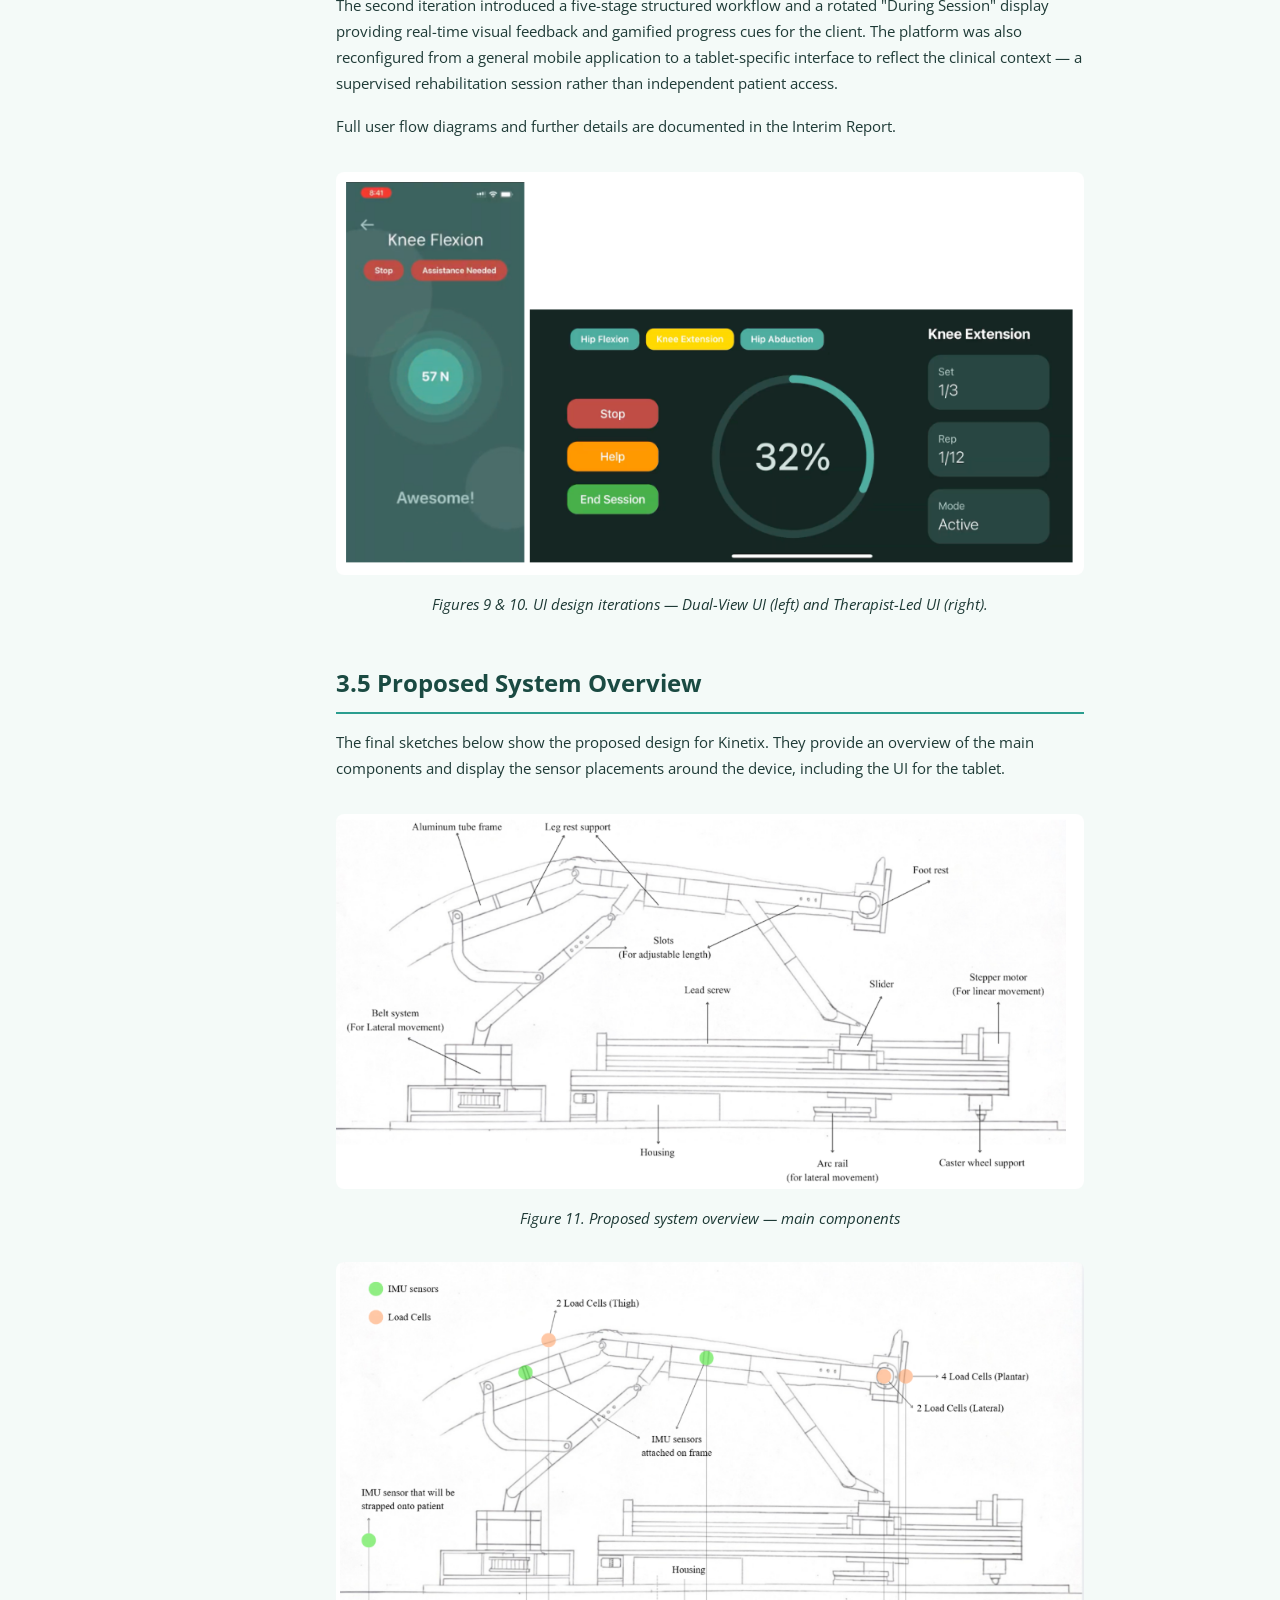
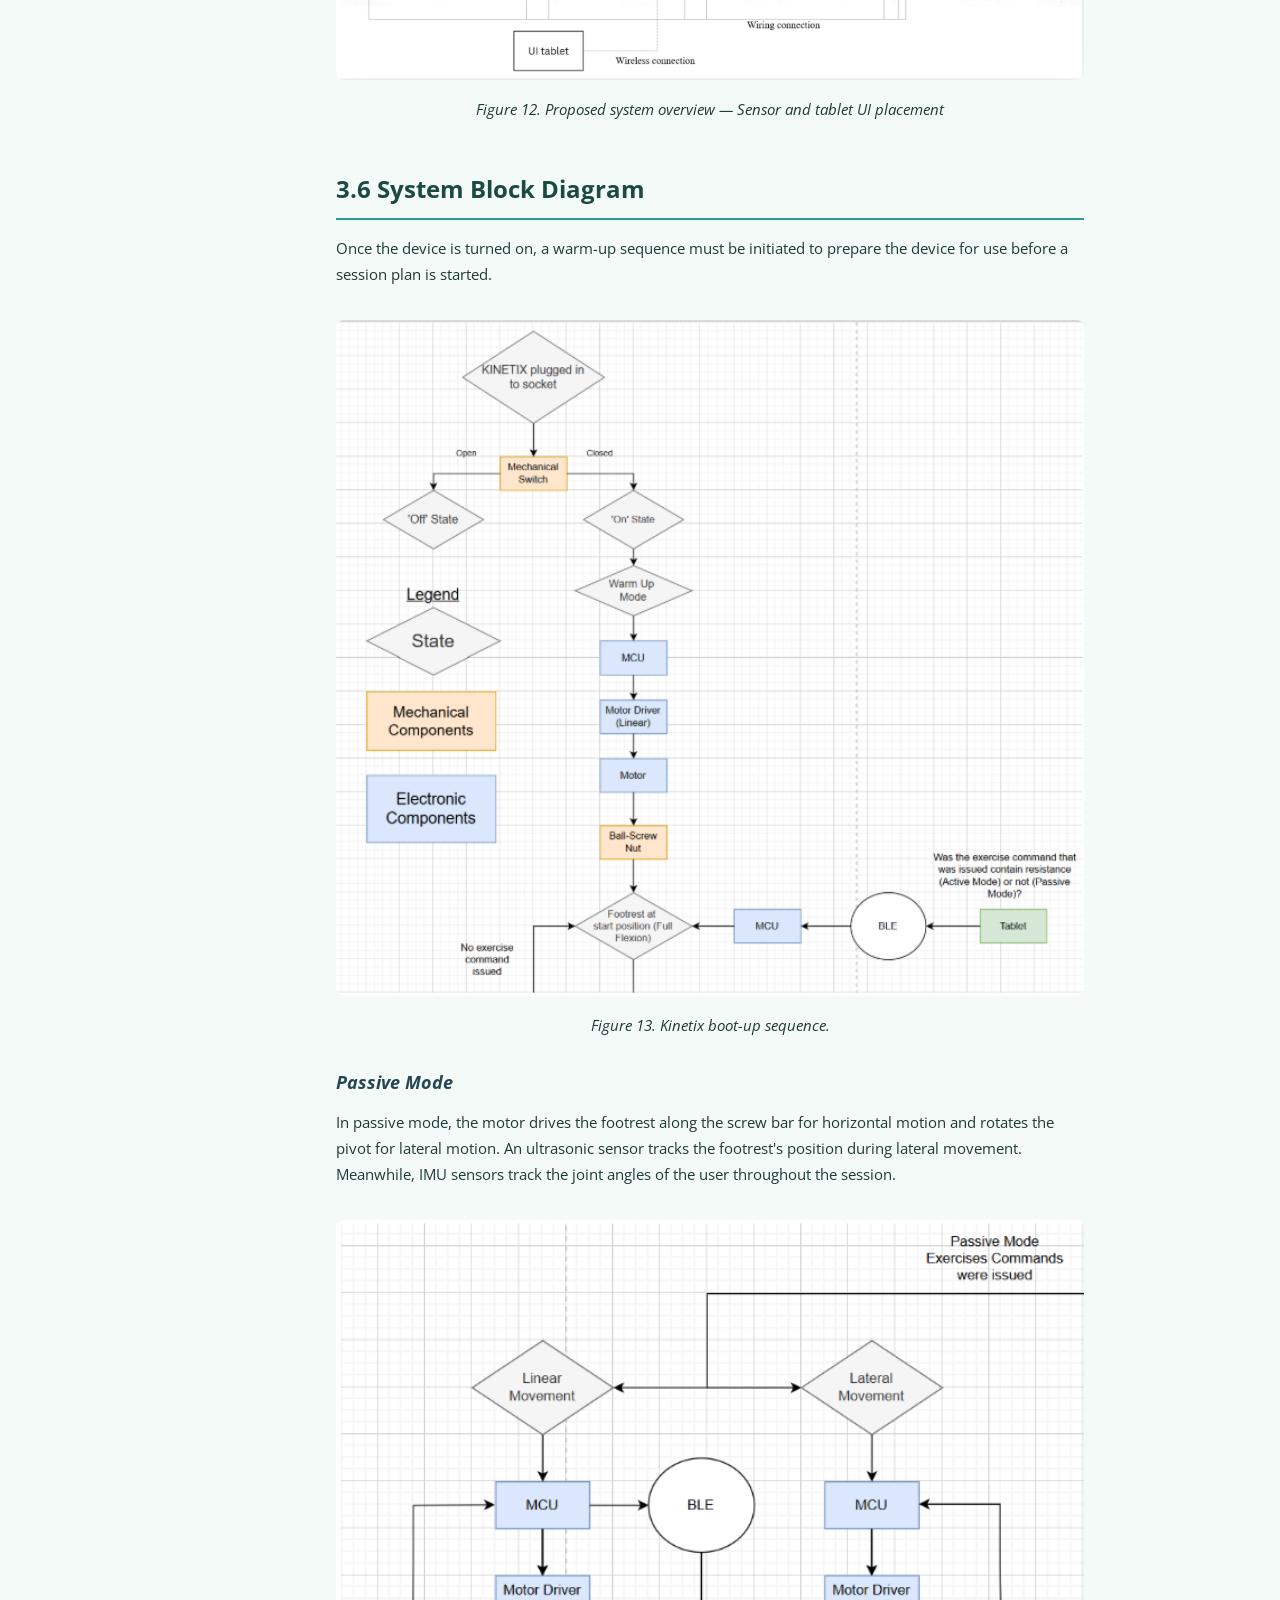
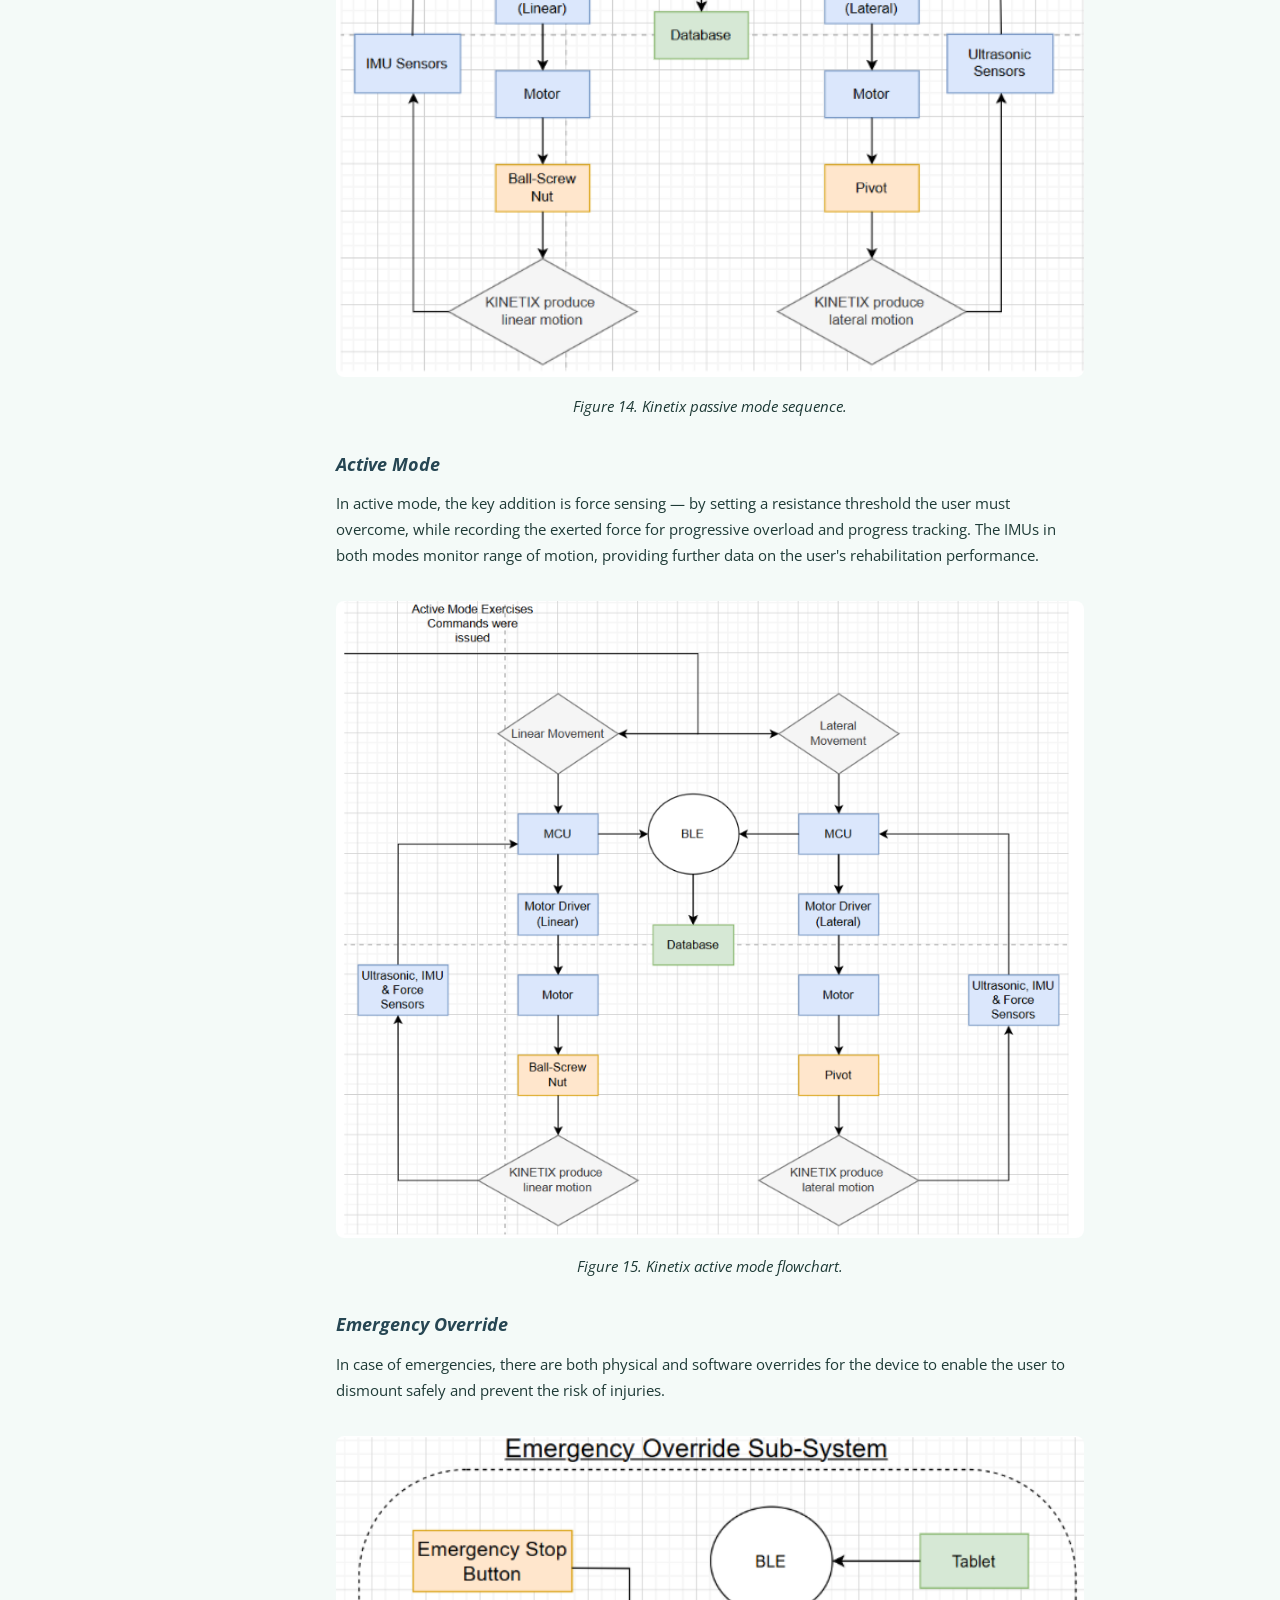
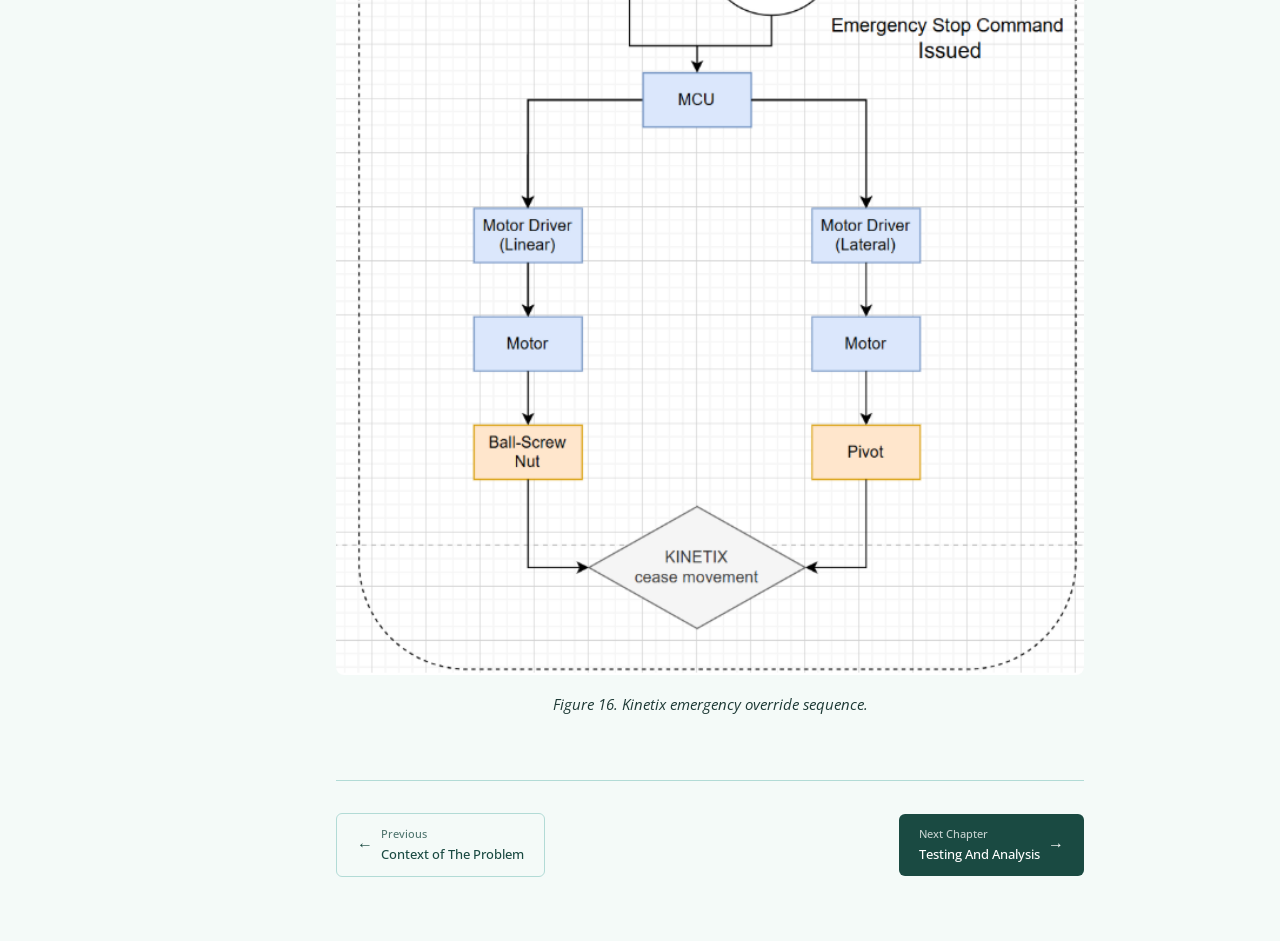
<file: chapter3.html>
<!DOCTYPE html>
<html lang="en">
<head>
  <meta charset="UTF-8">
  <meta name="viewport" content="width=device-width, initial-scale=1.0">
  <title>Chapter 3 · Concept Development — Kinetix</title>
  <link rel="stylesheet" href="style.css">
</head>
<body>

  <header class="site-header">
    <div class="header-inner">
      <a class="site-logo" href="index.html">Kinetix <span>Report</span></a>
      <nav class="chapter-nav">
        <a href="index.html">Home</a>
        <a href="chapter1.html">Ch 1 · Introduction</a>
        <a href="chapter2.html">Ch 2 · Context of the Problem</a>
        <a href="chapter3.html">Ch 3 · Development of Concept</a>
        <a href="chapter4.html">Ch 4 · Testing and Analysis</a>
        <a href="chapter5.html">Ch 5 · Integrated System Tests</a>
        <a href="chapter6.html">Ch 6 · Conclusion</a>
        <a href="chapter7.html">Ch 7 · References</a>
        <a href="chapter8.html">Ch 8 · Appendix</a></nav>
    </div>
  </header>
<div class="page-hero">
  <div class="page-hero-inner">
    <div class="chapter-label">Chapter 3</div>
    <h1>Development of Concept</h1>
  </div>
</div>

<div class="page-layout">
  <aside class="sidebar">
    <div class="sidebar-title">On this page</div>
    <ul class="toc-list">
      <li><a href="#mechanical">3.1 Mechanical Design</a></li>
      <li><a href="#electrical">3.2 Electrical Design</a></li>
      <li><a href="#sensing">3.3 Sensing Design Concepts</a></li>
      <li><a href="#ui">3.4 UI Design Concepts</a></li>
      <li><a href="#system">3.5 Proposed System Overview</a></li>
      <li><a href="#block">3.6 System Block Diagram</a></li>
      <li><a href="#passive" class="sub">Passive Mode</a></li>
      <li><a href="#active" class="sub">Active Mode</a></li>
      <li><a href="#emergency" class="sub">Emergency Override</a></li>
    </ul>
  </aside>

  <main class="content">

    <p>This chapter covers the mechanical, electrical, sensing, and user interface design decisions made during the development of Kinetix, culminating in a proposed system overview and boot sequence.</p>

    <!-- 3.1 Mechanical Design -->
    <h2 id="mechanical">3.1 Mechanical Design</h2>
    <p>The mechanical design aspects encompass the earlier designs' inspiration, initial sketches, and the sub-assemblies of the device. Mechanism comparisons also present as a helping guide to find the suitable mechanism in respect to the design specification.</p>

    <div class="figure">
      <img src="images/fig5.png" alt="CAD model of Version 0 design" style="width: 100%; border-radius: 8px;">
      <p class="figure-caption"><em>Figure 5.</em> Sketch of Mechanical Design Iteration 1</p>
    </div>

    <p>This design (Figure 5) is based on the initial design from the UROP design (Figure 6) which one of our members contributed towards, working as one of the iterations for the development of Kinetix.</p>

    <div class="figure">
      <img src="images/fig6.png" alt="CAD model of Version 0 design" style="width: 100%; border-radius: 8px;">
      <p class="figure-caption"><em>Figure 6.</em> UROP Mechanical Structure</p>
    </div>

    <!-- 3.2 Electrical Design -->
    <h2 id="electrical">3.2 Electrical Design</h2>
    <p>While the full evaluation criteria, component comparisons, and circuit schematics are documented in the Interim Report, this section summarises the scope of the electrical subsystem.</p>

    <h3>Motor Selection</h3>
    <p><strong>NEMA 23 Bipolar Stepper Motor (3.0 Nm)</strong> was selected for the following reasons:</p>
    <ul>
      <li>Large holding torque</li>
      <li>High torque at low speeds</li>
      <li>Simple open-loop control, avoiding jitter seen in closed-loop systems under static loads</li>
    </ul>

    <h3>Microcontroller Selection</h3>
    <p><strong>Raspberry Pi Pico W2</strong> was selected for the following reasons:</p>
    <ul>
      <li>Strong price-to-performance ratio</li>
      <li>Compact form factor</li>
      <li>Bluetooth Low Energy (BLE) support</li>
    </ul>

    <p>The full electrical schematic can be found in the Interim Report; a simplified version is included below for ease of reference.</p>

    <div class="figure">
      <img src="images/fig7.png" alt="CAD model of Version 0 design" style="width: 100%; border-radius: 8px;"> 
      <p class="figure-caption"><em>Figure 7.</em> Simplified Electrical Schematic Diagram. The tablet application communicates with Kinetix via BLE and serves as the primary interface for the physiotherapist to configure the patient's exercise.</p>
    </div>

    <!-- 3.3 Sensing Design Concepts -->
    <h2 id="sensing">3.3 Sensing Design Concepts</h2>
    <p>Three sensing design concepts were evaluated against various criteria including force sensing placement, positional sensing capability, output quality, ease of set-up, and clinical feasibility:</p>
    <ul>
      <li><strong>FIMU</strong> — IMU and force sensor concept</li>
      <li><strong>HFF</strong> — Hall-Force-Flex concept</li>
      <li><strong>Computer Vision</strong> concept</li>
    </ul>

    <div class="figure">
      <img src="images/fig8.png" alt="CAD model of Version 0 design" style="width: 100%; border-radius: 8px;"> 
      <p class="figure-caption"><em>Figure 8.</em> FIMU sensing concept.</p>
    </div>
    <div class="callout">
    <strong>FIMU concept</strong> The FIMU concept (Figure 8) was selected, achieving the highest net score of 6, as it uniquely captures both kinematics through IMU-derived joint angles and kinetics through force sensor measurements across plantar, medial, and lateral regions, while remaining wearable, lightweight, and clinically appropriate for stroke rehabilitation. Although the FIMU concept carries a higher cost than the other options and requires algorithmic drift correction, these trade-offs were considered acceptable given the superior output quality and breadth of biomechanical metrics it supports. Full concept evaluation criteria and component selection details are documented in the Interim Report.</div>

    <!-- 3.4 UI Design Concepts -->
    <h2 id="ui">3.4 UI Design Concepts</h2>
    <p>The UI went through two major iterations before reaching its current form.</p>

    <h3>Iteration 1 — Dual-View UI</h3>
    <p>The first iteration featured a two-view interface enabling both physiotherapists and clients to access the platform independently. Feedback indicated a need for a therapist-focused interface, removal of calendar and session-logging features, and the introduction of gamification to improve client engagement.</p>

    <h3>Iteration 2 — Therapist-Led UI</h3>
    <p>The second iteration introduced a five-stage structured workflow and a rotated "During Session" display providing real-time visual feedback and gamified progress cues for the client. The platform was also reconfigured from a general mobile application to a tablet-specific interface to reflect the clinical context — a supervised rehabilitation session rather than independent patient access.</p>

    <p>Full user flow diagrams and further details are documented in the Interim Report.</p>

    <div class="figure">
      <img src="images/fig910.png" alt="CAD model of Version 0 design" style="width: 100%; border-radius: 8px;"> 
      <p class="figure-caption"><em>Figures 9 & 10.</em> UI design iterations — Dual-View UI (left) and Therapist-Led UI (right).</p>
    </div>

    <!-- 3.5 Proposed System Overview -->
    <h2 id="system">3.5 Proposed System Overview</h2>
    <p>The final sketches below show the proposed design for Kinetix. They provide an overview of the main components and display the sensor placements around the device, including the UI for the tablet.</p>

    <div class="figure">
      <img src="images/fig11.png" alt="CAD model of Version 0 design" style="width: 100%; border-radius: 8px;"> 
      <p class="figure-caption"><em>Figure 11.</em> Proposed system overview — main components</p>
    </div>

    <div class="figure">
      <img src="images/fig12.png" alt="CAD model of Version 0 design" style="width: 100%; border-radius: 8px;"> 
      <p class="figure-caption"><em>Figure 12.</em> Proposed system overview — Sensor and tablet UI placement</p>
    </div>

    <!-- 3.6 System Block Diagram -->
    <h2 id="block">3.6 System Block Diagram</h2>
    <p>Once the device is turned on, a warm-up sequence must be initiated to prepare the device for use before a session plan is started.</p>

    <div class="figure">
      <img src="images/fig13.png" alt="CAD model of Version 0 design" style="width: 100%; border-radius: 8px;"> 
      <p class="figure-caption"><em>Figure 13.</em> Kinetix boot-up sequence.</p>
    </div>

    <h3 id="passive">Passive Mode</h3>
    <p>In passive mode, the motor drives the footrest along the screw bar for horizontal motion and rotates the pivot for lateral motion. An ultrasonic sensor tracks the footrest's position during lateral movement. Meanwhile, IMU sensors track the joint angles of the user throughout the session.</p>

    <div class="figure">
      <img src="images/fig14.png" alt="CAD model of Version 0 design" style="width: 100%; border-radius: 8px;"> 
      <p class="figure-caption"><em>Figure 14.</em> Kinetix passive mode sequence.</p>
    </div>

    <h3 id="active">Active Mode</h3>
    <p>In active mode, the key addition is force sensing — by setting a resistance threshold the user must overcome, while recording the exerted force for progressive overload and progress tracking. The IMUs in both modes monitor range of motion, providing further data on the user's rehabilitation performance.</p>

    <div class="figure">
      <img src="images/fig15.png" alt="CAD model of Version 0 design" style="width: 100%; border-radius: 8px;"> 
      <p class="figure-caption"><em>Figure 15.</em> Kinetix active mode flowchart.</p>
    </div>


    <h3 id="emergency">Emergency Override</h3>
    <p>In case of emergencies, there are both physical and software overrides for the device to enable the user to dismount safely and prevent the risk of injuries.</p>

    <div class="figure">
      <img src="images/fig16.png" alt="CAD model of Version 0 design" style="width: 100%; border-radius: 8px;"> 
      <p class="figure-caption"><em>Figure 16.</em> Kinetix emergency override sequence.</p>
    </div>

    <nav class="chapter-nav-footer">
      <a href="chapter2.html" class="nav-btn ghost">
        <span class="arrow">←</span>
        <span><span class="label">Previous</span>Context of The Problem</span>
      </a>
      <a href="chapter4.html" class="nav-btn">
        <span><span class="label">Next Chapter</span>Testing And Analysis</span>
        <span class="arrow">→</span>
      </a>
    </nav>

  </main>
</div>

</body>
</html>
</file>
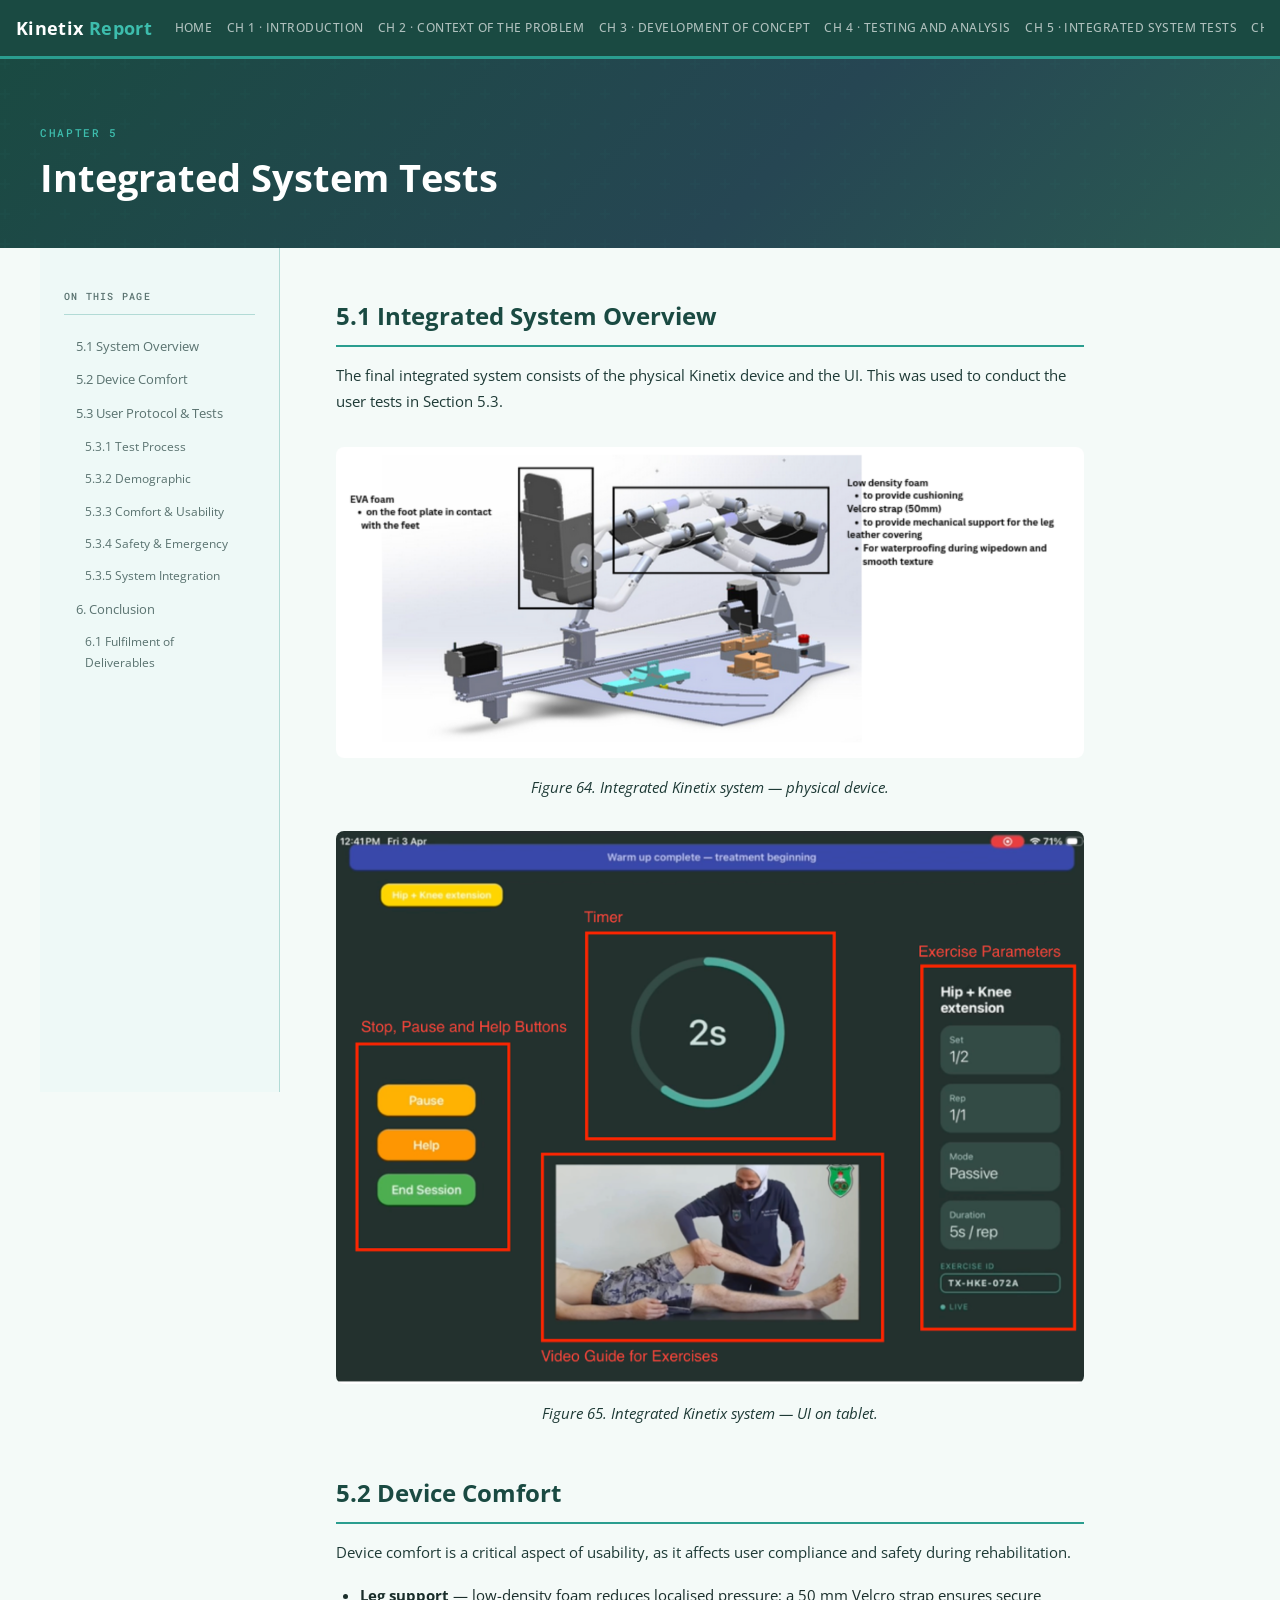
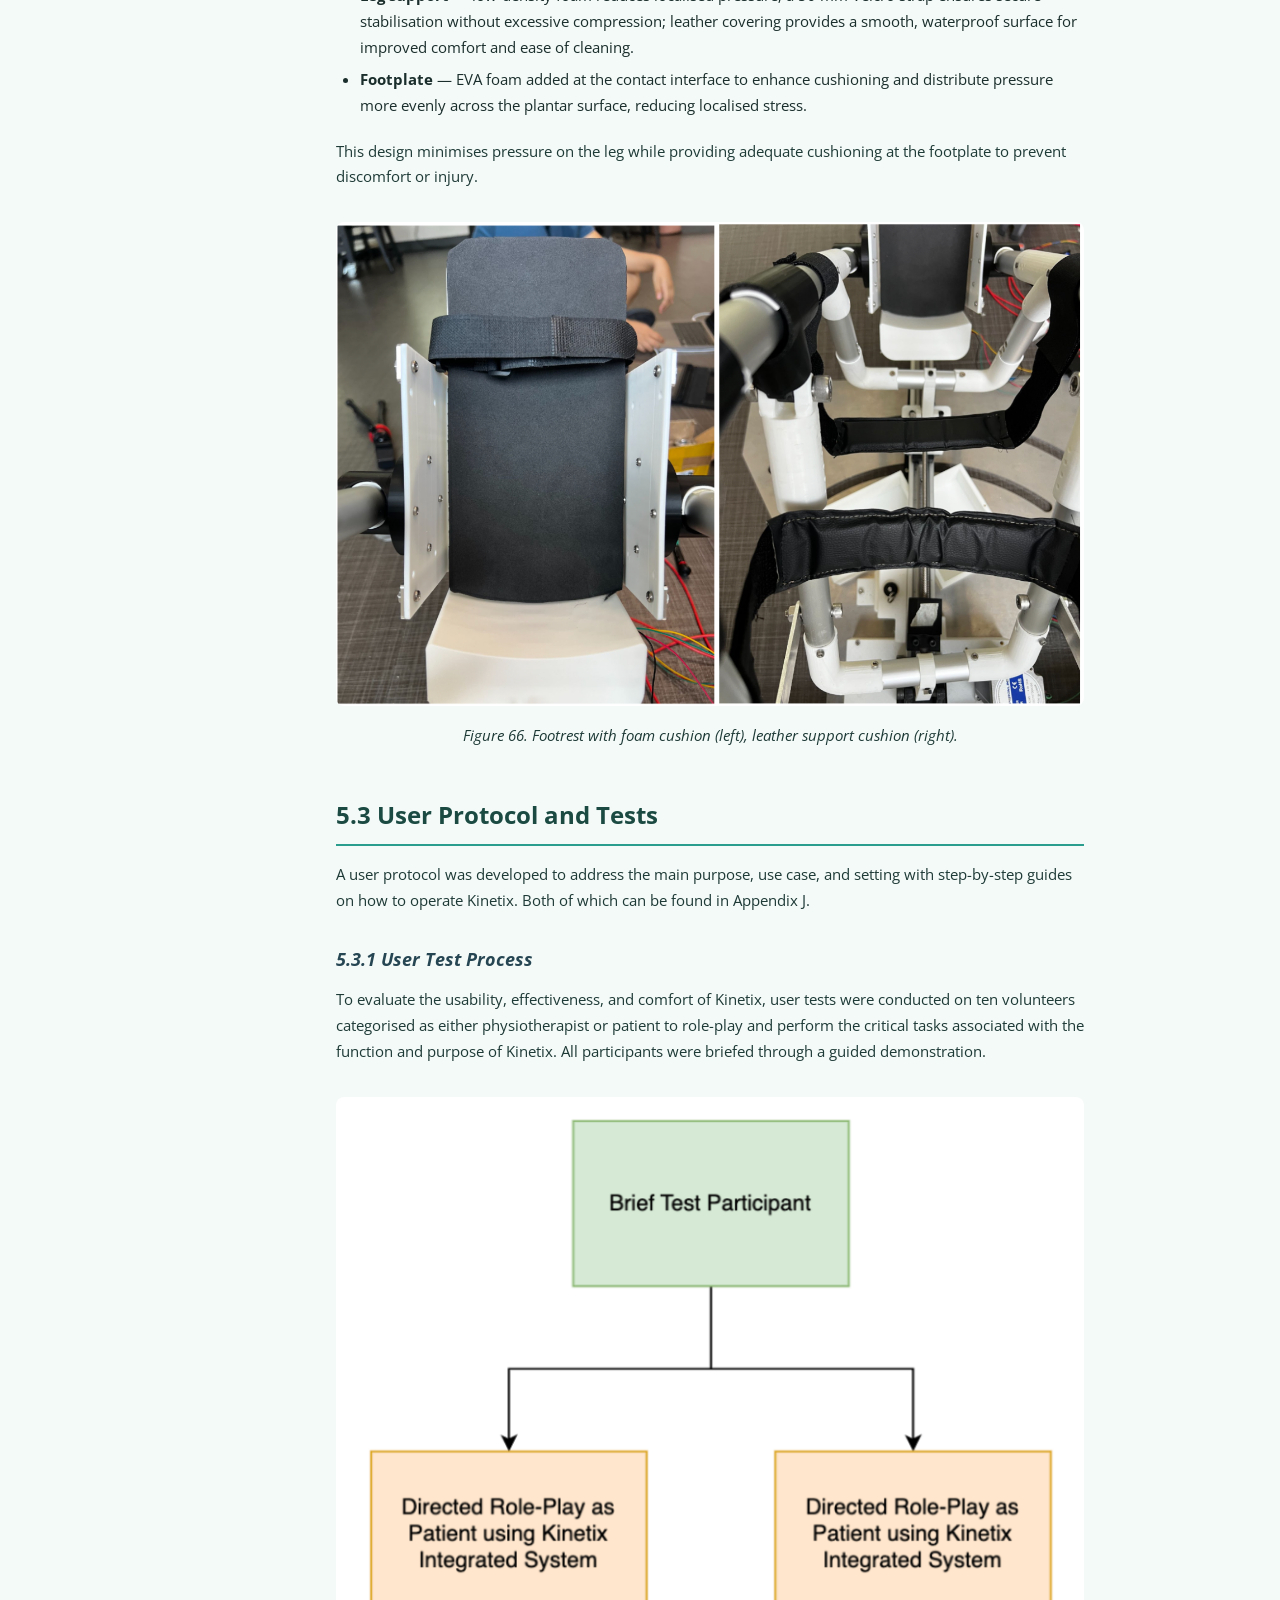
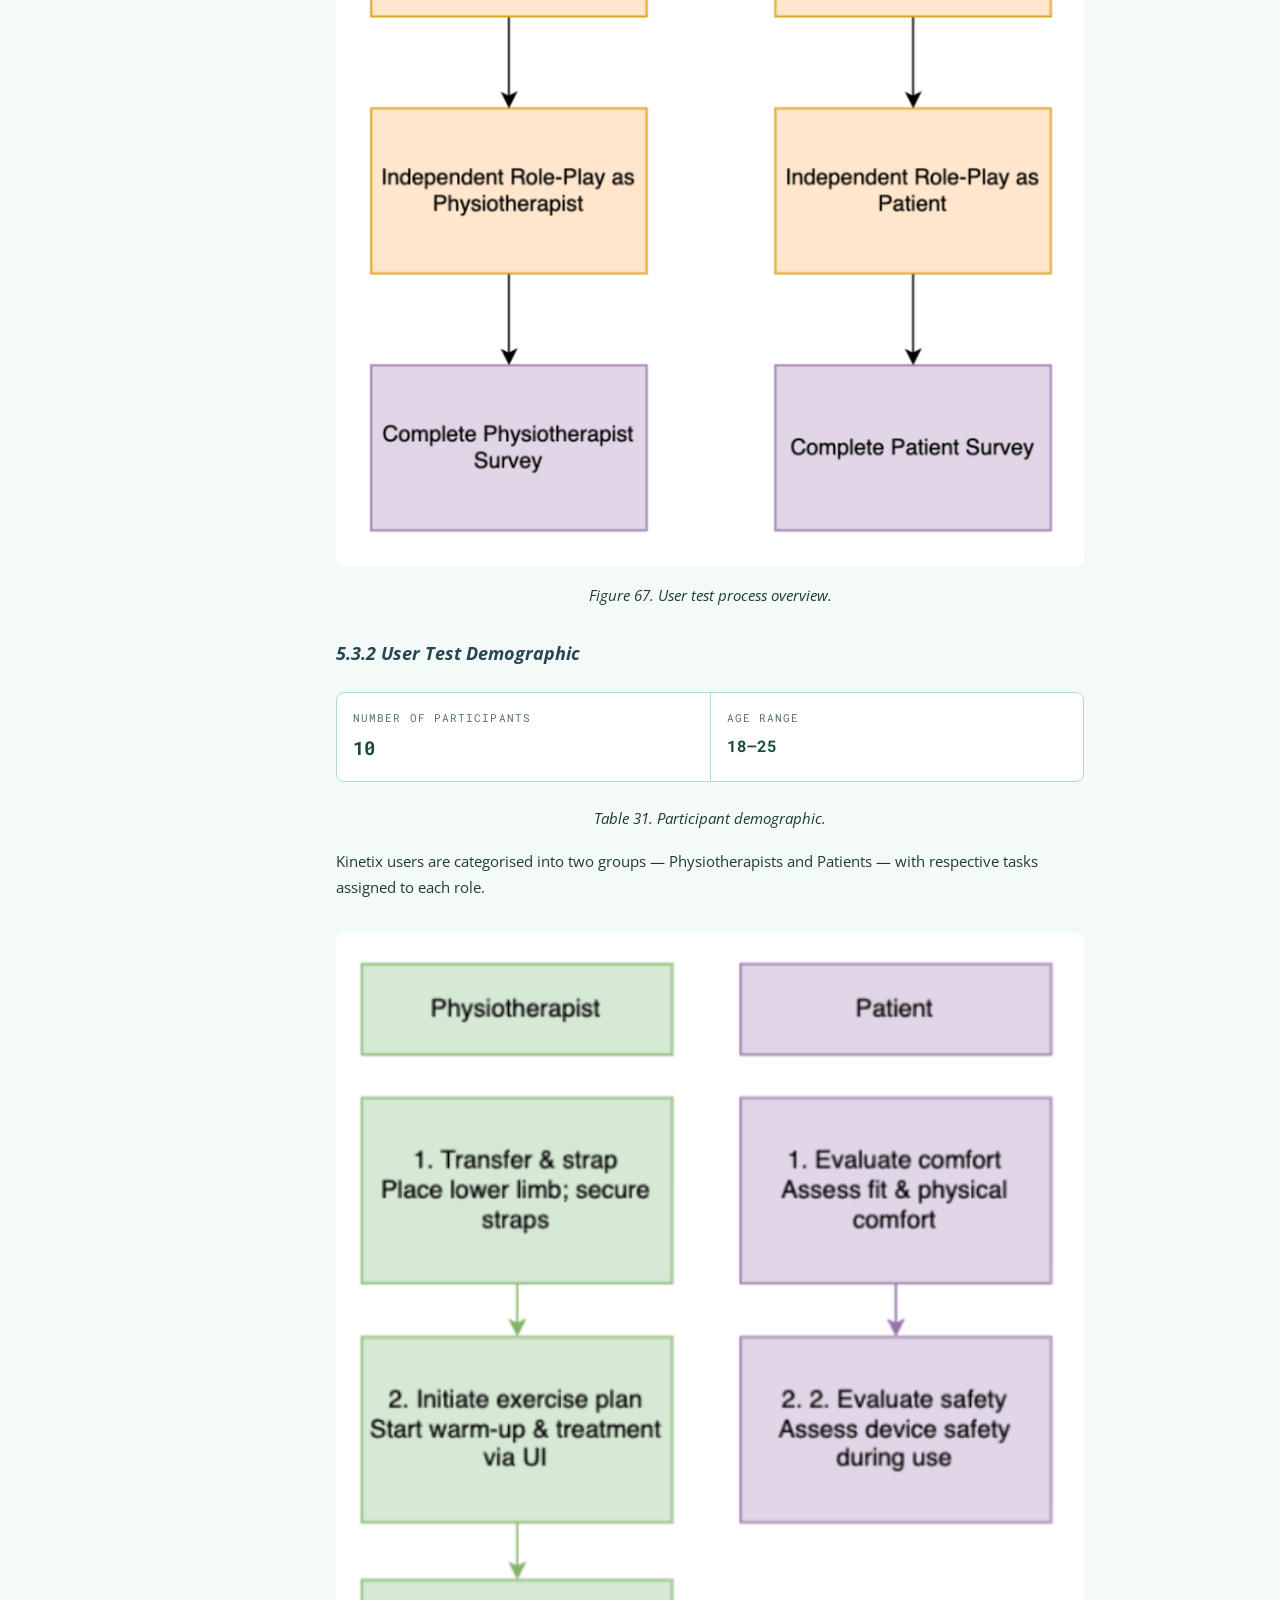
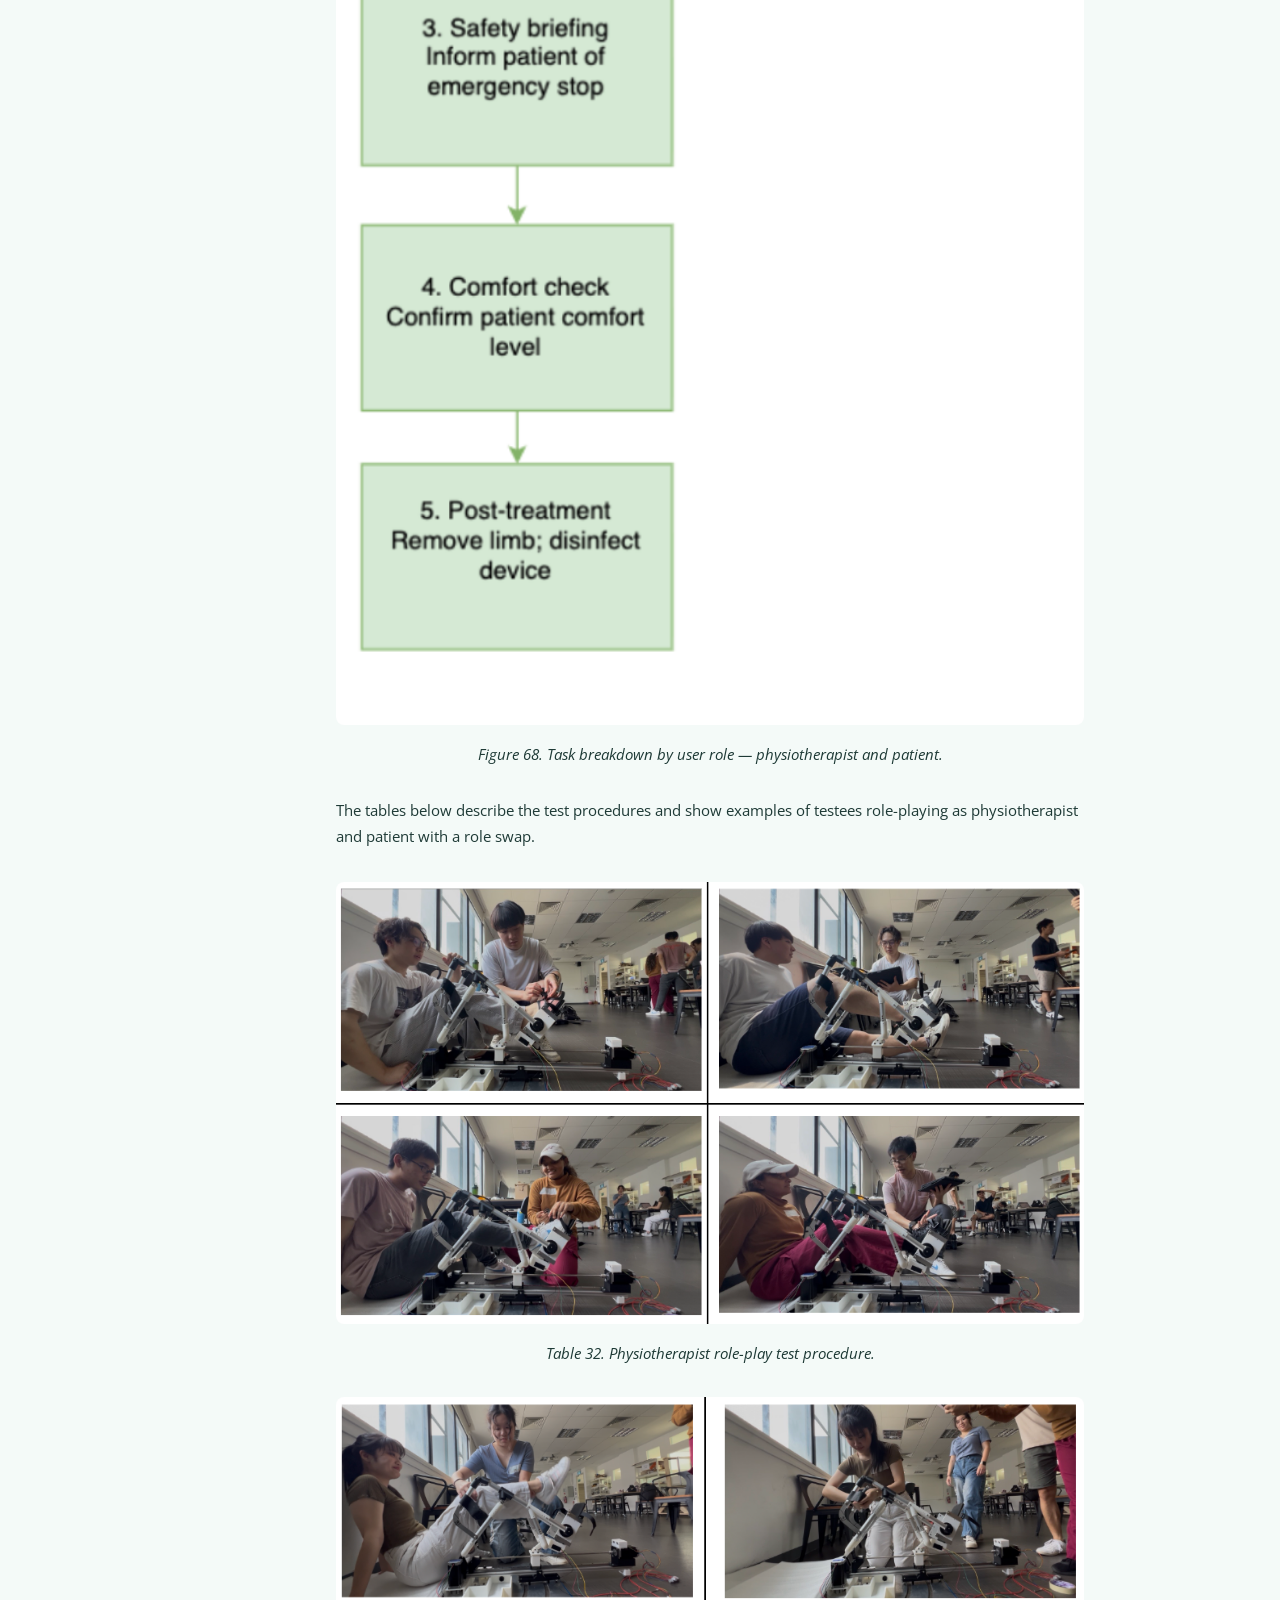
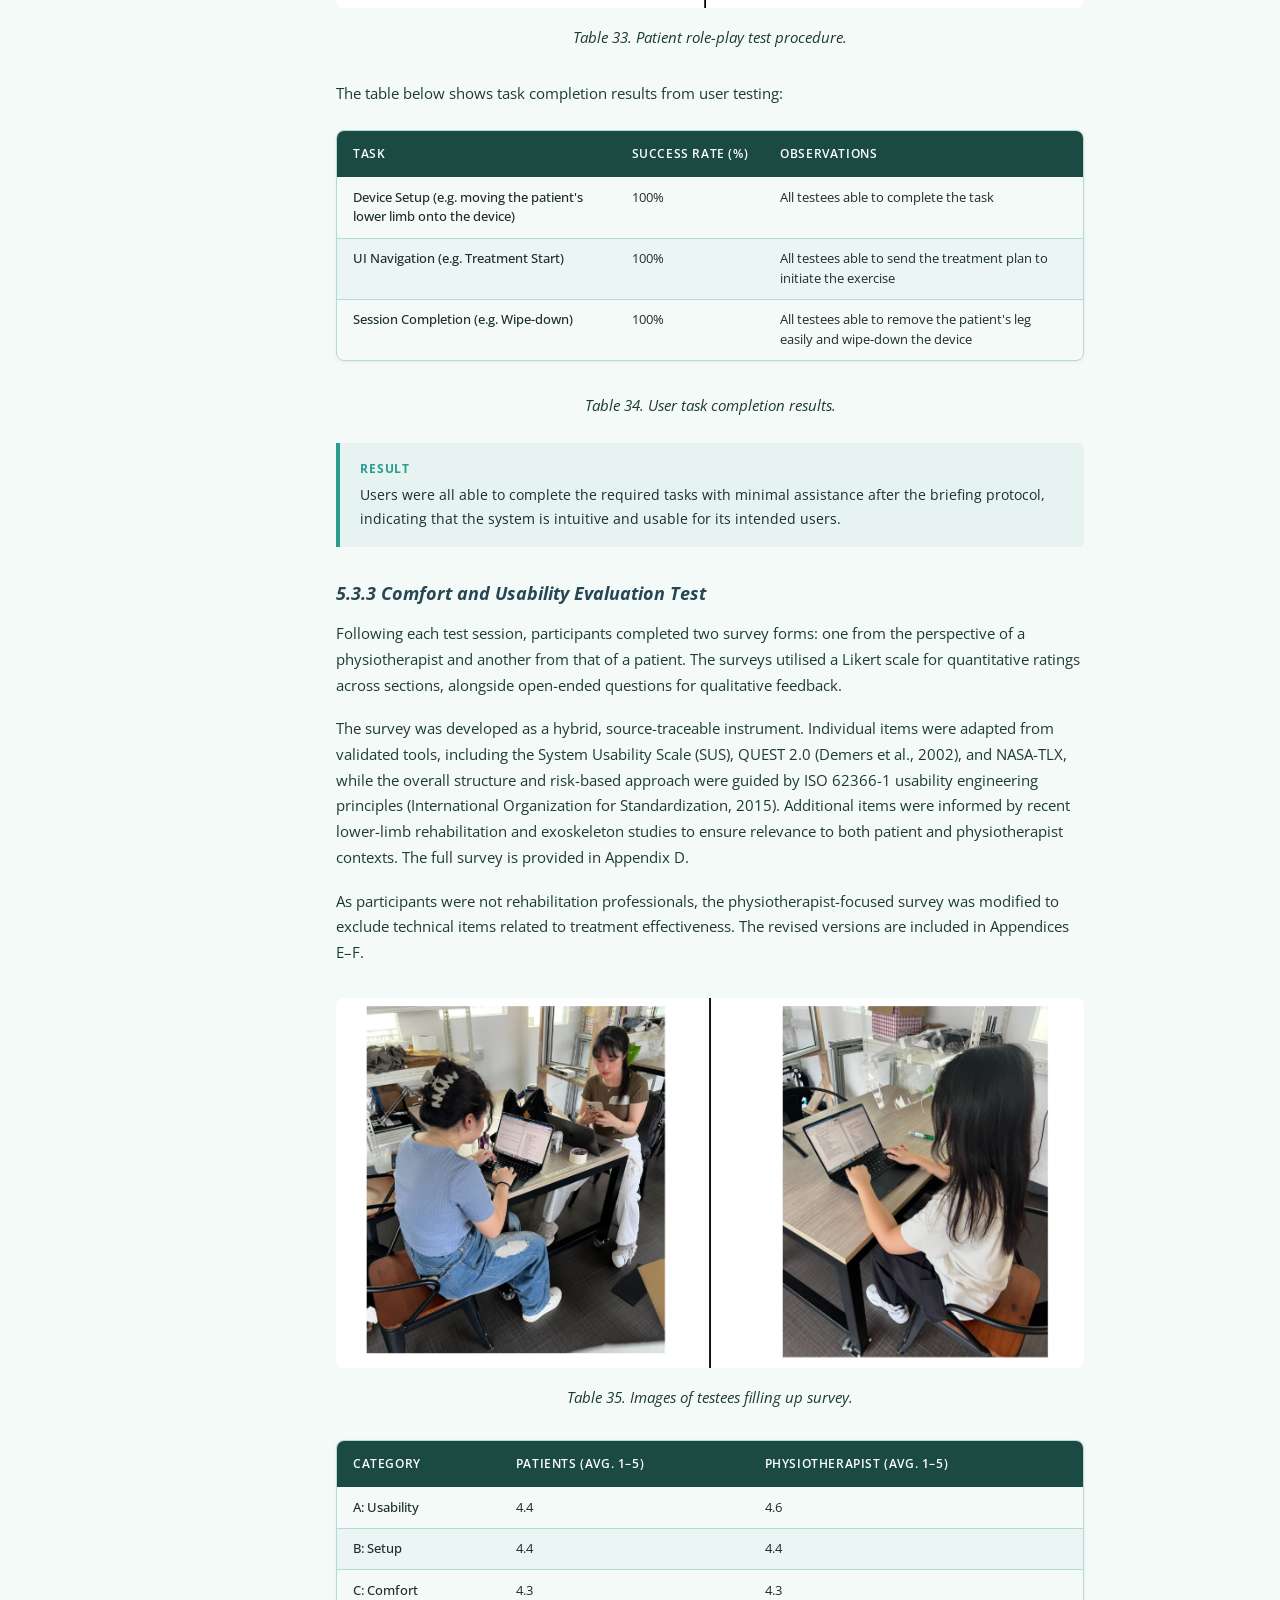
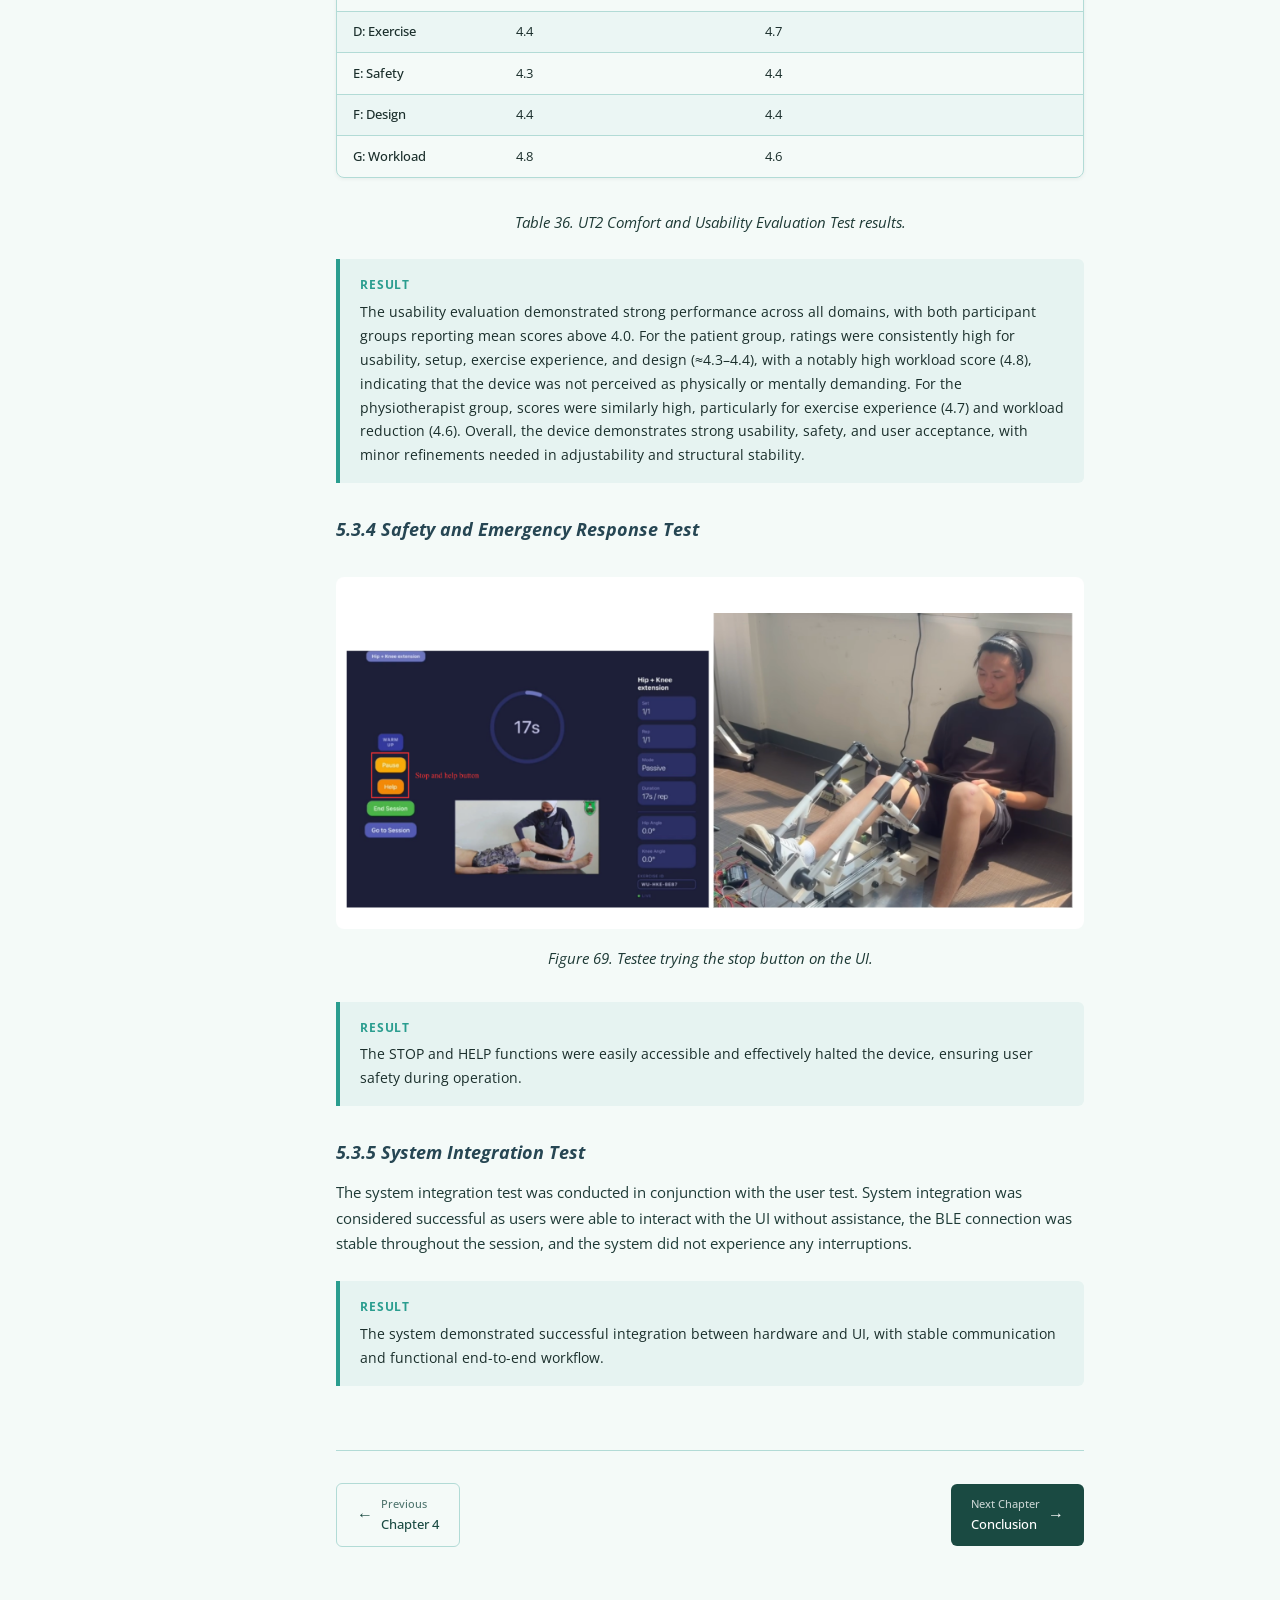
<file: chapter5.html>
<!DOCTYPE html>
<html lang="en">
<head>
  <meta charset="UTF-8">
  <meta name="viewport" content="width=device-width, initial-scale=1.0">
  <title>Chapter 5 · Integrated System Tests — Kinetix</title>
  <link rel="stylesheet" href="style.css">
</head>
<body>

  <header class="site-header">
    <div class="header-inner">
      <a class="site-logo" href="index.html">Kinetix <span>Report</span></a>
      <nav class="chapter-nav">
        <a href="index.html">Home</a>
        <a href="chapter1.html">Ch 1 · Introduction</a>
        <a href="chapter2.html">Ch 2 · Context of the Problem</a>
        <a href="chapter3.html">Ch 3 · Development of Concept</a>
        <a href="chapter4.html">Ch 4 · Testing and Analysis</a>
        <a href="chapter5.html">Ch 5 · Integrated System Tests</a>
        <a href="chapter6.html">Ch 6 · Conclusion</a>
        <a href="chapter7.html">Ch 7 · References</a>
        <a href="chapter8.html">Ch 8 · Appendix</a></nav>
    </div>
  </header>

<div class="page-hero">
  <div class="page-hero-inner">
    <div class="chapter-label">Chapter 5</div>
    <h1>Integrated System Tests</h1>
  </div>
</div>

<div class="page-layout">
  <aside class="sidebar">
    <div class="sidebar-title">On this page</div>
    <ul class="toc-list">
      <li><a href="#overview">5.1 System Overview</a></li>
      <li><a href="#comfort">5.2 Device Comfort</a></li>
      <li><a href="#protocol">5.3 User Protocol & Tests</a></li>
      <li><a href="#process" class="sub">5.3.1 Test Process</a></li>
      <li><a href="#demographic" class="sub">5.3.2 Demographic</a></li>
      <li><a href="#usability" class="sub">5.3.3 Comfort & Usability</a></li>
      <li><a href="#safety" class="sub">5.3.4 Safety & Emergency</a></li>
      <li><a href="#integration" class="sub">5.3.5 System Integration</a></li>
      <li><a href="#conclusion">6. Conclusion</a></li>
      <li><a href="#deliverables" class="sub">6.1 Fulfilment of Deliverables</a></li>
    </ul>
  </aside>

  <main class="content">

    <!-- 5.1 Integrated System Overview -->
    <h2 id="overview">5.1 Integrated System Overview</h2>
    <p>The final integrated system consists of the physical Kinetix device and the UI. This was used to conduct the user tests in Section 5.3.</p>

    <div class="figure">
      <img src="images/fig64.png" alt="CAD model of Version 0 design" style="width: 100%; border-radius: 8px;"> 
      <p class="figure-caption"><em>Figure 64.</em> Integrated Kinetix system — physical device.</p>
    </div>

    <div class="figure">
      <img src="images/fig65.png" alt="CAD model of Version 0 design" style="width: 100%; border-radius: 8px;"> 
      <p class="figure-caption"><em>Figure 65.</em> Integrated Kinetix system — UI on tablet.</p>
    </div>

    <!-- 5.2 Device Comfort -->
    <h2 id="comfort">5.2 Device Comfort</h2>
    <p>Device comfort is a critical aspect of usability, as it affects user compliance and safety during rehabilitation.</p>
    <ul>
      <li><strong>Leg support</strong> — low-density foam reduces localised pressure; a 50 mm Velcro strap ensures secure stabilisation without excessive compression; leather covering provides a smooth, waterproof surface for improved comfort and ease of cleaning.</li>
      <li><strong>Footplate</strong> — EVA foam added at the contact interface to enhance cushioning and distribute pressure more evenly across the plantar surface, reducing localised stress.</li>
    </ul>
    <p>This design minimises pressure on the leg while providing adequate cushioning at the footplate to prevent discomfort or injury.</p>

    <div class="figure">
      <img src="images/fig66.png" alt="CAD model of Version 0 design" style="width: 100%; border-radius: 8px;"> 
      <p class="figure-caption"><em>Figure 66.</em> Footrest with foam cushion (left), leather support cushion (right).</p>
    </div>

    <!-- 5.3 User Protocol and Tests -->
    <h2 id="protocol">5.3 User Protocol and Tests</h2>
    <p>A user protocol was developed to address the main purpose, use case, and setting with step-by-step guides on how to operate Kinetix. Both of which can be found in Appendix J.</p>

    <!-- 5.3.1 -->
    <h3 id="process">5.3.1 User Test Process</h3>
    <p>To evaluate the usability, effectiveness, and comfort of Kinetix, user tests were conducted on ten volunteers categorised as either physiotherapist or patient to role-play and perform the critical tasks associated with the function and purpose of Kinetix. All participants were briefed through a guided demonstration.</p>

    <div class="figure">
      <img src="images/fig67.png" alt="CAD model of Version 0 design" style="width: 100%; border-radius: 8px;"> 
      <p class="figure-caption"><em>Figure 67.</em> User test process overview.</p>
    </div>

    <!-- 5.3.2 -->
    <h3 id="demographic">5.3.2 User Test Demographic</h3>

    <div class="spec-grid">
      <div class="spec-cell">
        <div class="label">Number of Participants</div>
        <div class="value">10</div>
      </div>
      <div class="spec-cell">
        <div class="label">Age Range</div>
        <div class="value" style="font-size:1rem;">18–25</div>
      </div>
    </div>
    <p class="table-caption">Table 31. Participant demographic.</p>

    <p>Kinetix users are categorised into two groups — Physiotherapists and Patients — with respective tasks assigned to each role.</p>

    <div class="figure">
      <img src="images/fig68.png" alt="CAD model of Version 0 design" style="width: 100%; border-radius: 8px;"> 
      <p class="figure-caption"><em>Figure 68.</em> Task breakdown by user role — physiotherapist and patient.</p>
    </div>

    <p>The tables below describe the test procedures and show examples of testees role-playing as physiotherapist and patient with a role swap.</p>

    <div class="figure">
      <img src="images/table32.png" alt="CAD model of Version 0 design" style="width: 100%; border-radius: 8px;"> 
      <p class="figure-caption"><em>Table 32.</em> Physiotherapist role-play test procedure.</p>
    </div>

    <div class="figure">
      <img src="images/table33.png" alt="CAD model of Version 0 design" style="width: 100%; border-radius: 8px;"> 
      <p class="figure-caption"><em>Table 33.</em> Patient role-play test procedure.</p>
    </div>

    <p>The table below shows task completion results from user testing:</p>

    <div class="table-wrap">
      <table>
        <thead>
          <tr>
            <th>Task</th>
            <th>Success Rate (%)</th>
            <th>Observations</th>
          </tr>
        </thead>
        <tbody>
          <tr>
            <td>Device Setup (e.g. moving the patient's lower limb onto the device)</td>
            <td>100%</td>
            <td>All testees able to complete the task</td>
          </tr>
          <tr>
            <td>UI Navigation (e.g. Treatment Start)</td>
            <td>100%</td>
            <td>All testees able to send the treatment plan to initiate the exercise</td>
          </tr>
          <tr>
            <td>Session Completion (e.g. Wipe-down)</td>
            <td>100%</td>
            <td>All testees able to remove the patient's leg easily and wipe-down the device</td>
          </tr>
        </tbody>
      </table>
    </div>
    <p class="table-caption">Table 34. User task completion results.</p>

    <div class="callout">
      <strong>Result</strong>
      Users were all able to complete the required tasks with minimal assistance after the briefing protocol, indicating that the system is intuitive and usable for its intended users.
    </div>

    <!-- 5.3.3 -->
    <h3 id="usability">5.3.3 Comfort and Usability Evaluation Test</h3>
    <p>Following each test session, participants completed two survey forms: one from the perspective of a physiotherapist and another from that of a patient. The surveys utilised a Likert scale for quantitative ratings across sections, alongside open-ended questions for qualitative feedback.</p>
    <p>The survey was developed as a hybrid, source-traceable instrument. Individual items were adapted from validated tools, including the System Usability Scale (SUS), QUEST 2.0 (Demers et al., 2002), and NASA-TLX, while the overall structure and risk-based approach were guided by ISO 62366-1 usability engineering principles (International Organization for Standardization, 2015). Additional items were informed by recent lower-limb rehabilitation and exoskeleton studies to ensure relevance to both patient and physiotherapist contexts. The full survey is provided in Appendix D.</p>
    <p>As participants were not rehabilitation professionals, the physiotherapist-focused survey was modified to exclude technical items related to treatment effectiveness. The revised versions are included in Appendices E–F.</p>

    <div class="figure">
      <img src="images/table35.png" alt="CAD model of Version 0 design" style="width: 100%; border-radius: 8px;"> 
      <p class="figure-caption"><em>Table 35.</em> Images of testees filling up survey.</p>
    </div>

    <div class="table-wrap">
      <table>
        <thead>
          <tr>
            <th>Category</th>
            <th>Patients (Avg. 1–5)</th>
            <th>Physiotherapist (Avg. 1–5)</th>
          </tr>
        </thead>
        <tbody>
          <tr><td>A: Usability</td><td>4.4</td><td>4.6</td></tr>
          <tr><td>B: Setup</td><td>4.4</td><td>4.4</td></tr>
          <tr><td>C: Comfort</td><td>4.3</td><td>4.3</td></tr>
          <tr><td>D: Exercise</td><td>4.4</td><td>4.7</td></tr>
          <tr><td>E: Safety</td><td>4.3</td><td>4.4</td></tr>
          <tr><td>F: Design</td><td>4.4</td><td>4.4</td></tr>
          <tr><td>G: Workload</td><td>4.8</td><td>4.6</td></tr>
        </tbody>
      </table>
    </div>
    <p class="table-caption">Table 36. UT2 Comfort and Usability Evaluation Test results.</p>

    <div class="callout">
      <strong>Result</strong>
      The usability evaluation demonstrated strong performance across all domains, with both participant groups reporting mean scores above 4.0. For the patient group, ratings were consistently high for usability, setup, exercise experience, and design (≈4.3–4.4), with a notably high workload score (4.8), indicating that the device was not perceived as physically or mentally demanding. For the physiotherapist group, scores were similarly high, particularly for exercise experience (4.7) and workload reduction (4.6). Overall, the device demonstrates strong usability, safety, and user acceptance, with minor refinements needed in adjustability and structural stability.
    </div>

    <!-- 5.3.4 -->
    <h3 id="safety">5.3.4 Safety and Emergency Response Test</h3>

    <div class="figure">
      <img src="images/fig69.png" alt="CAD model of Version 0 design" style="width: 100%; border-radius: 8px;"> 
      <p class="figure-caption"><em>Figure 69.</em> Testee trying the stop button on the UI.</p>
    </div>

    <div class="callout">
      <strong>Result</strong>
      The STOP and HELP functions were easily accessible and effectively halted the device, ensuring user safety during operation.
    </div>

    <!-- 5.3.5 -->
    <h3 id="integration">5.3.5 System Integration Test</h3>
    <p>The system integration test was conducted in conjunction with the user test. System integration was considered successful as users were able to interact with the UI without assistance, the BLE connection was stable throughout the session, and the system did not experience any interruptions.</p>

    <div class="callout">
      <strong>Result</strong>
      The system demonstrated successful integration between hardware and UI, with stable communication and functional end-to-end workflow.
    </div>

    <nav class="chapter-nav-footer">
      <a href="chapter4.html" class="nav-btn ghost">
        <span class="arrow">←</span>
        <span><span class="label">Previous</span>Chapter 4</span>
      </a>
      <a href="chapter6.html" class="nav-btn">
        <span><span class="label">Next Chapter</span>Conclusion</span>
        <span class="arrow">→</span>
      </a>
    </nav>

  </main>
</div>

</body>
</html>
</file>
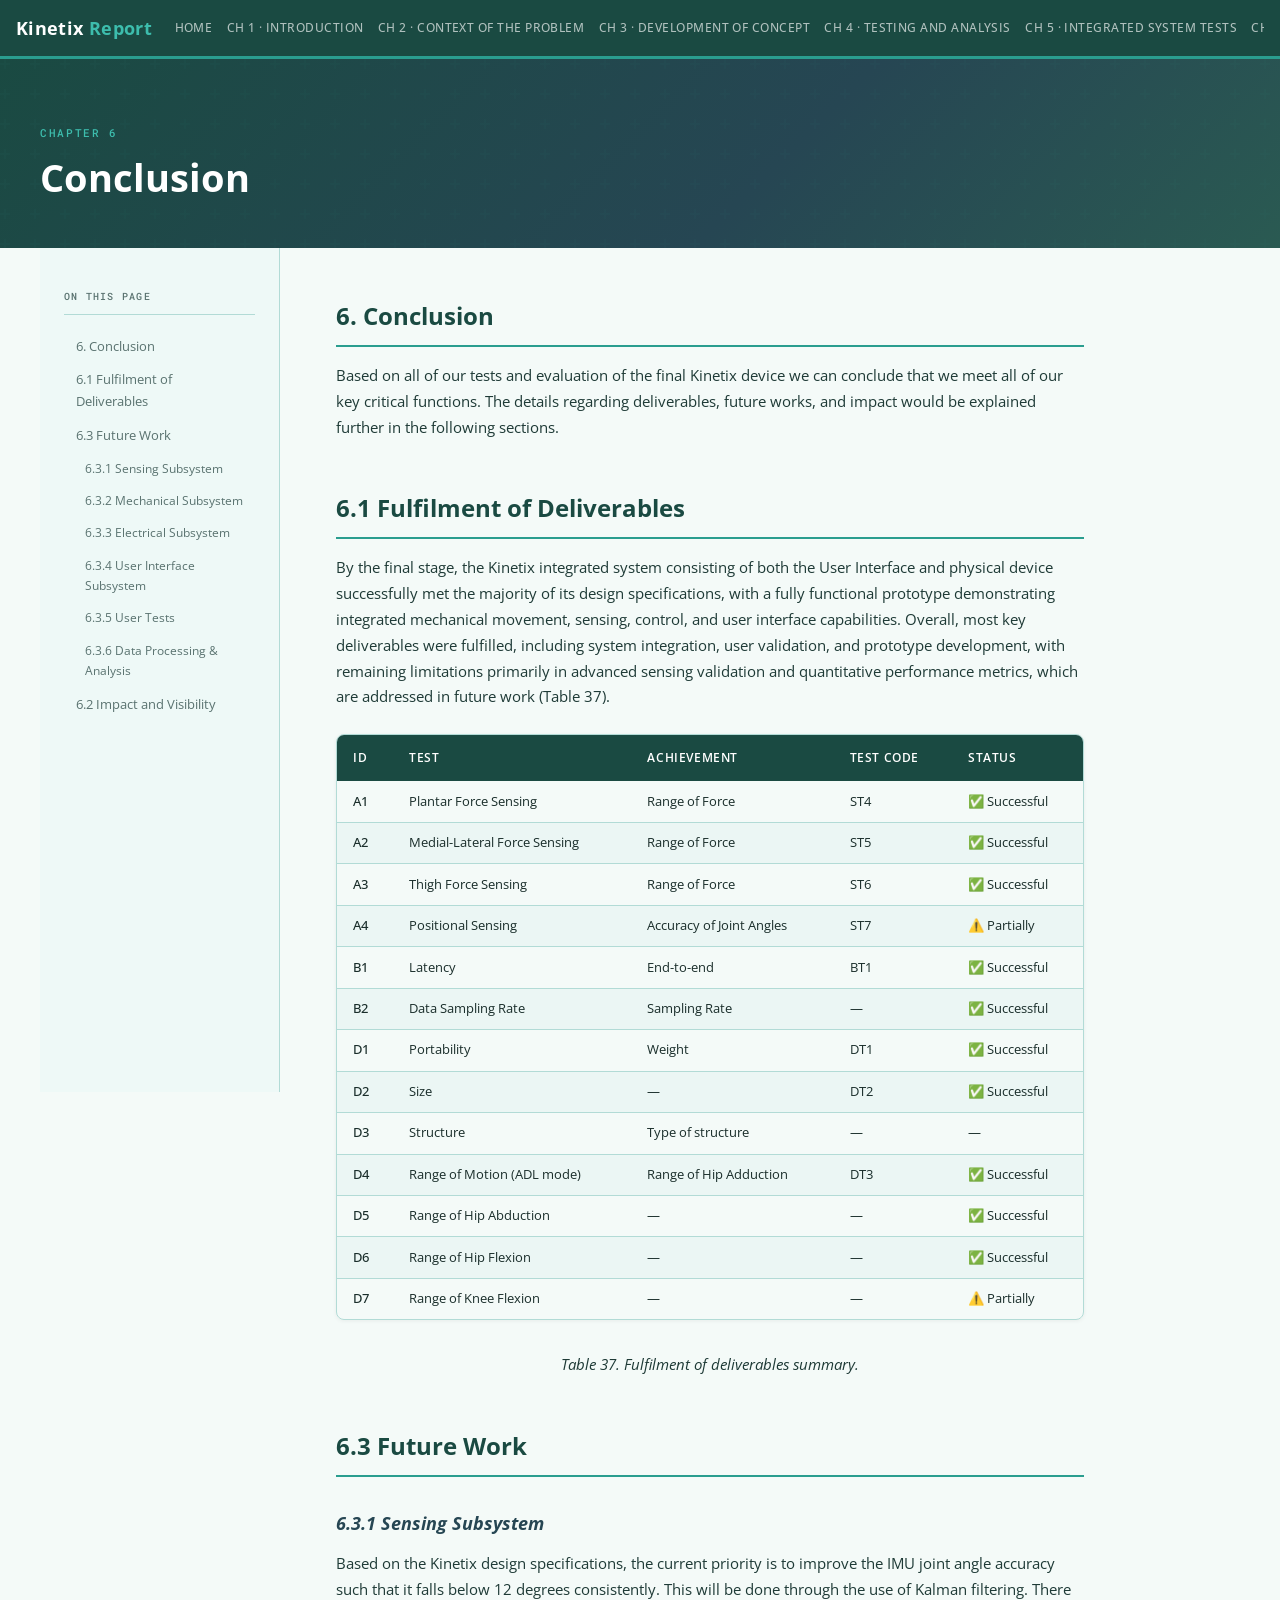
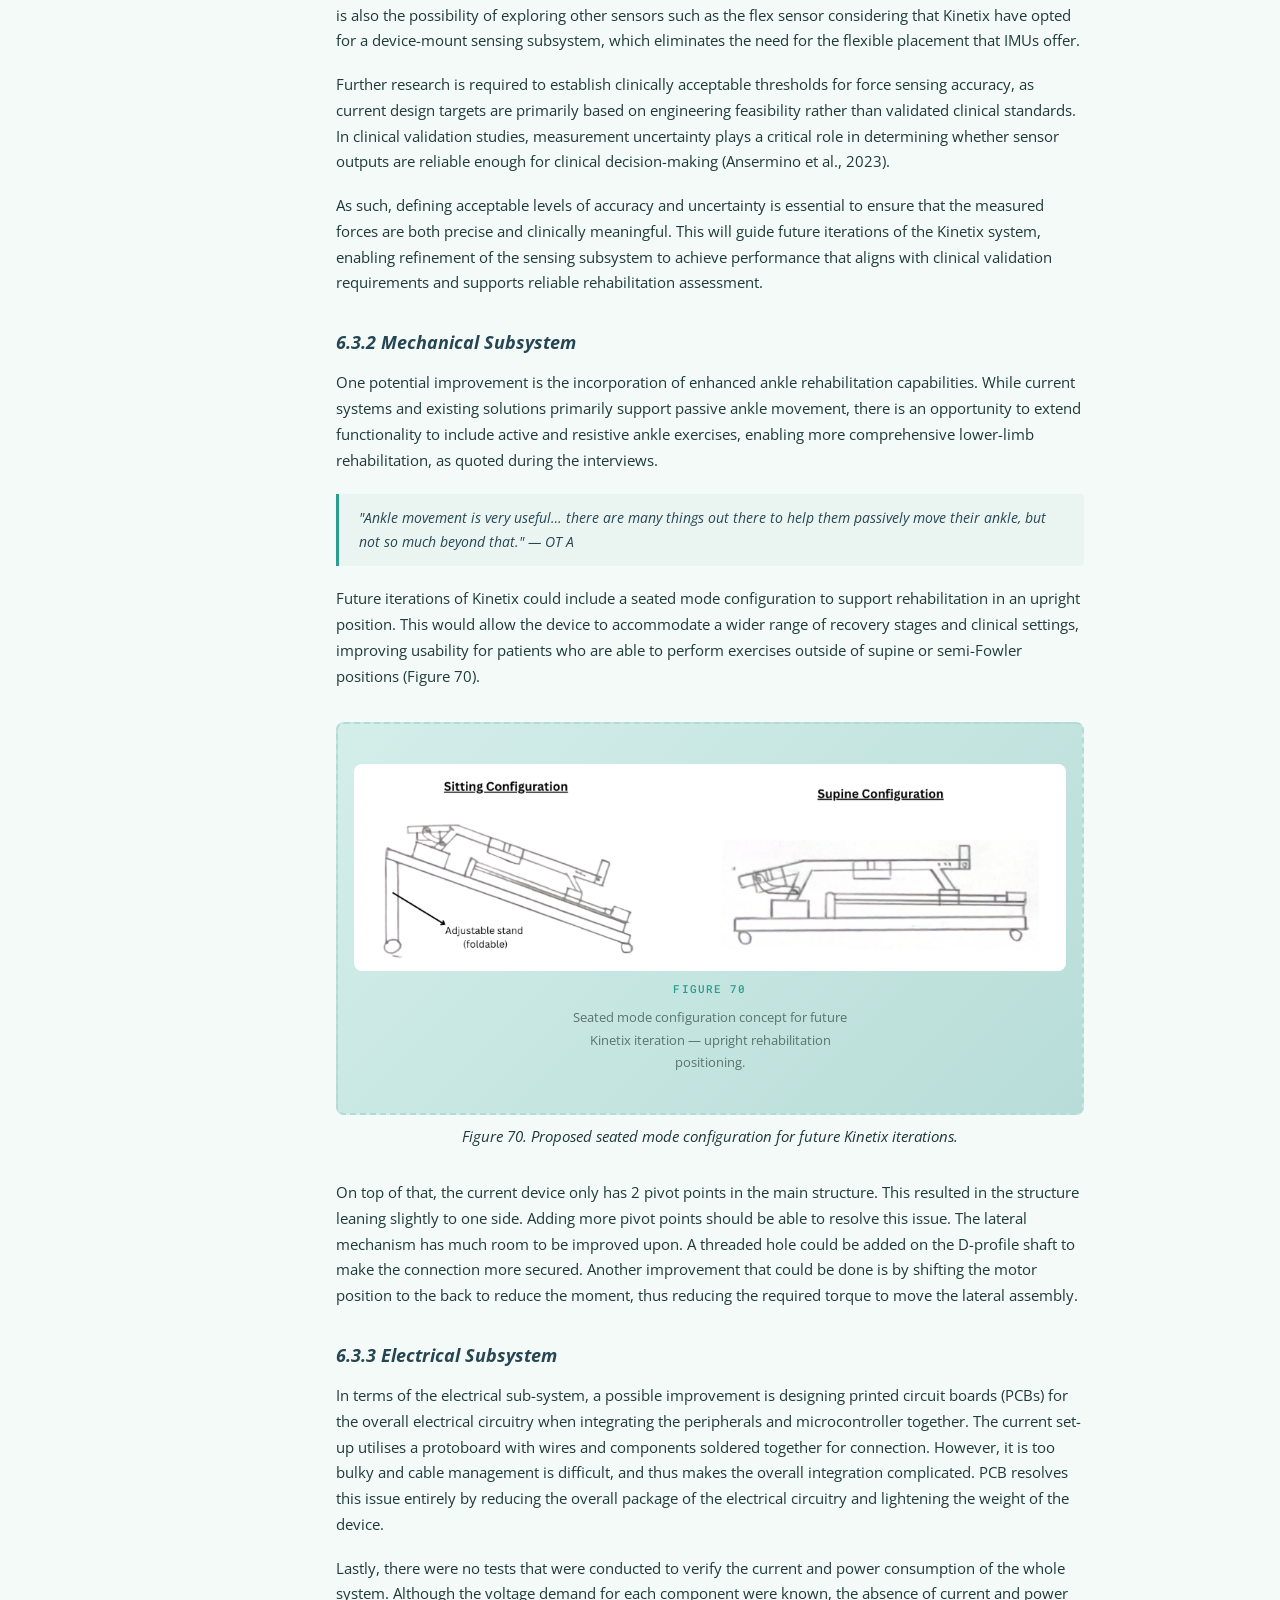
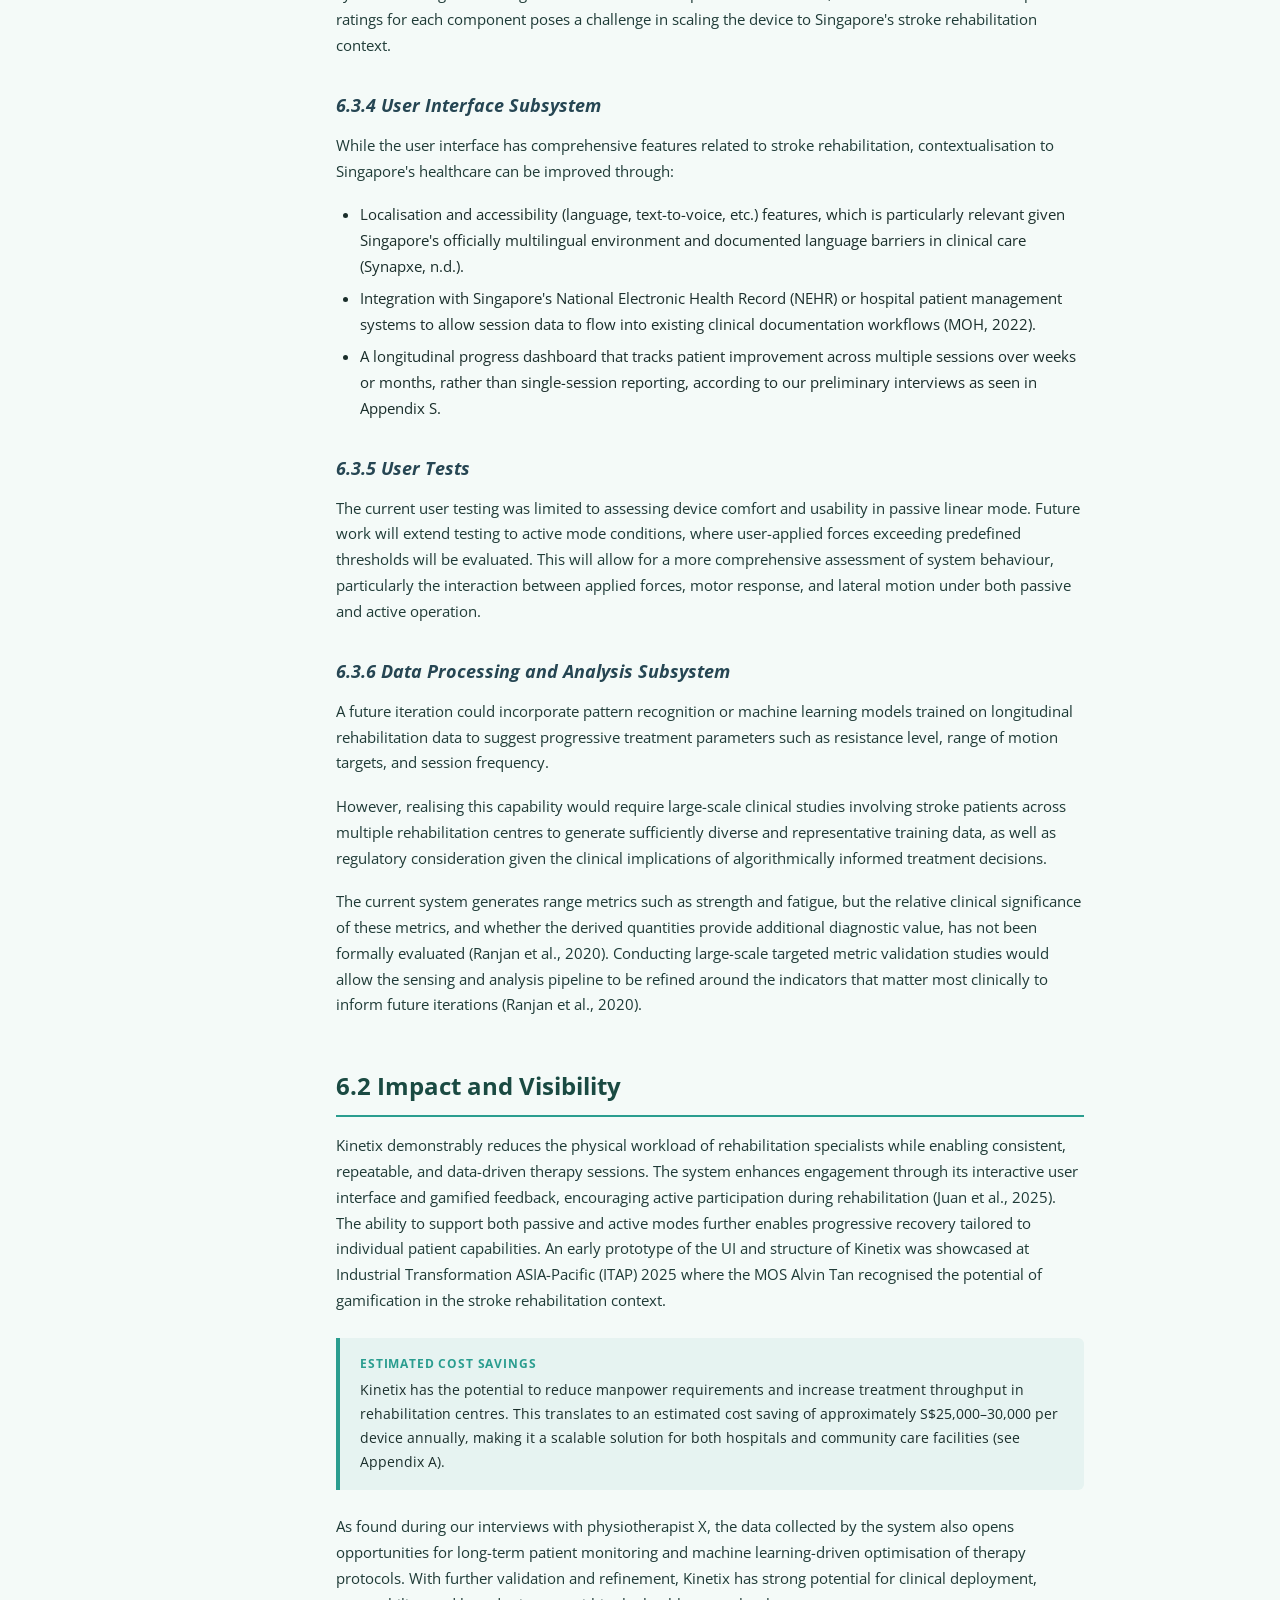
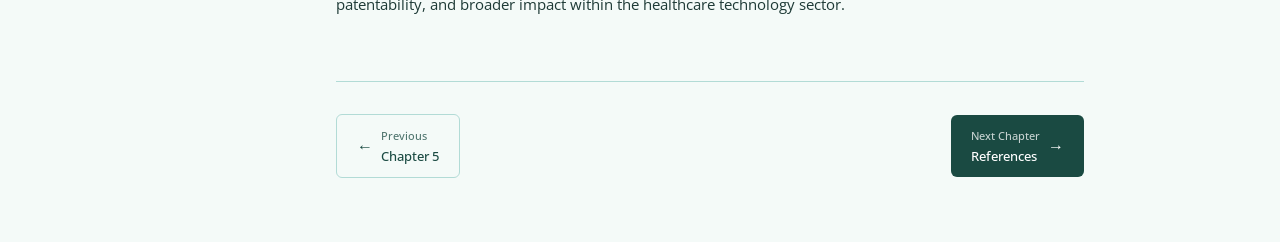
<file: chapter6.html>
<!DOCTYPE html>
<html lang="en">
<head>
  <meta charset="UTF-8">
  <meta name="viewport" content="width=device-width, initial-scale=1.0">
  <title>Chapter 7 · Conclusion — Kinetix</title>
  <link rel="stylesheet" href="style.css">
</head>
<body>

  <header class="site-header">
    <div class="header-inner">
      <a class="site-logo" href="index.html">Kinetix <span>Report</span></a>
      <nav class="chapter-nav">
        <a href="index.html">Home</a>
        <a href="chapter1.html">Ch 1 · Introduction</a>
        <a href="chapter2.html">Ch 2 · Context of the Problem</a>
        <a href="chapter3.html">Ch 3 · Development of Concept</a>
        <a href="chapter4.html">Ch 4 · Testing and Analysis</a>
        <a href="chapter5.html">Ch 5 · Integrated System Tests</a>
        <a href="chapter6.html">Ch 6 · Conclusion</a>
        <a href="chapter7.html">Ch 7 · References</a>
        <a href="chapter8.html">Ch 8 · Appendix</a></nav>
    </div>
  </header>

  <div class="page-hero">
    <div class="page-hero-inner">
      <div class="chapter-label">Chapter 6</div>
      <h1>Conclusion</h1>
    </div>
  </div>

  <div class="page-layout">
    <aside class="sidebar">
      <div class="sidebar-title">On this page</div>
      <ul class="toc-list">
        <li><a href="#conclusion">6. Conclusion</a></li>
        <li><a href="#deliverables">6.1 Fulfilment of Deliverables</a></li>
        <li><a href="#future-work">6.3 Future Work</a></li>
        <li><a href="#sensing-future" class="sub">6.3.1 Sensing Subsystem</a></li>
        <li><a href="#mechanical-future" class="sub">6.3.2 Mechanical Subsystem</a></li>
        <li><a href="#electrical-future" class="sub">6.3.3 Electrical Subsystem</a></li>
        <li><a href="#ui-future" class="sub">6.3.4 User Interface Subsystem</a></li>
        <li><a href="#user-tests-future" class="sub">6.3.5 User Tests</a></li>
        <li><a href="#data-future" class="sub">6.3.6 Data Processing &amp; Analysis</a></li>
        <li><a href="#impact">6.2 Impact and Visibility</a></li>
      </ul>
    </aside>

    <main class="content">

      <h2 id="conclusion">6. Conclusion</h2>
      <p>Based on all of our tests and evaluation of the final Kinetix device we can conclude that we meet all of our key critical functions. The details regarding deliverables, future works, and impact would be explained further in the following sections.</p>

      <h2 id="deliverables">6.1 Fulfilment of Deliverables</h2>
      <p>By the final stage, the Kinetix integrated system consisting of both the User Interface and physical device successfully met the majority of its design specifications, with a fully functional prototype demonstrating integrated mechanical movement, sensing, control, and user interface capabilities. Overall, most key deliverables were fulfilled, including system integration, user validation, and prototype development, with remaining limitations primarily in advanced sensing validation and quantitative performance metrics, which are addressed in future work (Table 37).</p>

      <div class="table-wrap">
        <table>
          <thead>
            <tr>
              <th>ID</th>
              <th>Test</th>
              <th>Achievement</th>
              <th>Test Code</th>
              <th>Status</th>
            </tr>
          </thead>
          <tbody>
            <tr><td>A1</td><td>Plantar Force Sensing</td><td>Range of Force</td><td>ST4</td><td>✅ Successful</td></tr>
            <tr><td>A2</td><td>Medial-Lateral Force Sensing</td><td>Range of Force</td><td>ST5</td><td>✅ Successful</td></tr>
            <tr><td>A3</td><td>Thigh Force Sensing</td><td>Range of Force</td><td>ST6</td><td>✅ Successful</td></tr>
            <tr><td>A4</td><td>Positional Sensing</td><td>Accuracy of Joint Angles</td><td>ST7</td><td>⚠️ Partially</td></tr>
            <tr><td>B1</td><td>Latency</td><td>End-to-end</td><td>BT1</td><td>✅ Successful</td></tr>
            <tr><td>B2</td><td>Data Sampling Rate</td><td>Sampling Rate</td><td>—</td><td>✅ Successful</td></tr>
            <tr><td>D1</td><td>Portability</td><td>Weight</td><td>DT1</td><td>✅ Successful</td></tr>
            <tr><td>D2</td><td>Size</td><td>—</td><td>DT2</td><td>✅ Successful</td></tr>
            <tr><td>D3</td><td>Structure</td><td>Type of structure</td><td>—</td><td>—</td></tr>
            <tr><td>D4</td><td>Range of Motion (ADL mode)</td><td>Range of Hip Adduction</td><td>DT3</td><td>✅ Successful</td></tr>
            <tr><td>D5</td><td>Range of Hip Abduction</td><td>—</td><td>—</td><td>✅ Successful</td></tr>
            <tr><td>D6</td><td>Range of Hip Flexion</td><td>—</td><td>—</td><td>✅ Successful</td></tr>
            <tr><td>D7</td><td>Range of Knee Flexion</td><td>—</td><td>—</td><td>⚠️ Partially</td></tr>
          </tbody>
        </table>
      </div>
      <p class="table-caption">Table 37. Fulfilment of deliverables summary.</p>


      <h2 id="future-work">6.3 Future Work</h2>

      <h3 id="sensing-future">6.3.1 Sensing Subsystem</h3>
      <p>Based on the Kinetix design specifications, the current priority is to improve the IMU joint angle accuracy such that it falls below 12 degrees consistently. This will be done through the use of Kalman filtering. There is also the possibility of exploring other sensors such as the flex sensor considering that Kinetix have opted for a device-mount sensing subsystem, which eliminates the need for the flexible placement that IMUs offer.</p>
      <p>Further research is required to establish clinically acceptable thresholds for force sensing accuracy, as current design targets are primarily based on engineering feasibility rather than validated clinical standards. In clinical validation studies, measurement uncertainty plays a critical role in determining whether sensor outputs are reliable enough for clinical decision-making (Ansermino et al., 2023).</p>
      <p>As such, defining acceptable levels of accuracy and uncertainty is essential to ensure that the measured forces are both precise and clinically meaningful. This will guide future iterations of the Kinetix system, enabling refinement of the sensing subsystem to achieve performance that aligns with clinical validation requirements and supports reliable rehabilitation assessment.</p>

      <h3 id="mechanical-future">6.3.2 Mechanical Subsystem</h3>
      <p>One potential improvement is the incorporation of enhanced ankle rehabilitation capabilities. While current systems and existing solutions primarily support passive ankle movement, there is an opportunity to extend functionality to include active and resistive ankle exercises, enabling more comprehensive lower-limb rehabilitation, as quoted during the interviews.</p>

      <blockquote class="pull-quote">
        "Ankle movement is very useful… there are many things out there to help them passively move their ankle, but not so much beyond that." — OT A
      </blockquote>

      <p>Future iterations of Kinetix could include a seated mode configuration to support rehabilitation in an upright position. This would allow the device to accommodate a wider range of recovery stages and clinical settings, improving usability for patients who are able to perform exercises outside of supine or semi-Fowler positions (Figure 70).</p>

      <div class="figure">
        <div class="img-placeholder medium">
          <img src="images/fig70.png" alt="CAD model of Version 0 design" style="width: 100%; border-radius: 8px;"> 
          <div class="fig-label">Figure 70</div>
          <div class="fig-desc">Seated mode configuration concept for future Kinetix iteration — upright rehabilitation positioning.</div>
        </div>
        <p class="figure-caption"><em>Figure 70.</em> Proposed seated mode configuration for future Kinetix iterations.</p>
      </div>

      <p>On top of that, the current device only has 2 pivot points in the main structure. This resulted in the structure leaning slightly to one side. Adding more pivot points should be able to resolve this issue. The lateral mechanism has much room to be improved upon. A threaded hole could be added on the D-profile shaft to make the connection more secured. Another improvement that could be done is by shifting the motor position to the back to reduce the moment, thus reducing the required torque to move the lateral assembly.</p>

      <h3 id="electrical-future">6.3.3 Electrical Subsystem</h3>
      <p>In terms of the electrical sub-system, a possible improvement is designing printed circuit boards (PCBs) for the overall electrical circuitry when integrating the peripherals and microcontroller together. The current set-up utilises a protoboard with wires and components soldered together for connection. However, it is too bulky and cable management is difficult, and thus makes the overall integration complicated. PCB resolves this issue entirely by reducing the overall package of the electrical circuitry and lightening the weight of the device.</p>
      <p>Lastly, there were no tests that were conducted to verify the current and power consumption of the whole system. Although the voltage demand for each component were known, the absence of current and power ratings for each component poses a challenge in scaling the device to Singapore's stroke rehabilitation context.</p>

      <h3 id="ui-future">6.3.4 User Interface Subsystem</h3>
      <p>While the user interface has comprehensive features related to stroke rehabilitation, contextualisation to Singapore's healthcare can be improved through:</p>
      <ul>
        <li>Localisation and accessibility (language, text-to-voice, etc.) features, which is particularly relevant given Singapore's officially multilingual environment and documented language barriers in clinical care (Synapxe, n.d.).</li>
        <li>Integration with Singapore's National Electronic Health Record (NEHR) or hospital patient management systems to allow session data to flow into existing clinical documentation workflows (MOH, 2022).</li>
        <li>A longitudinal progress dashboard that tracks patient improvement across multiple sessions over weeks or months, rather than single-session reporting, according to our preliminary interviews as seen in Appendix S.</li>
      </ul>

      <h3 id="user-tests-future">6.3.5 User Tests</h3>
      <p>The current user testing was limited to assessing device comfort and usability in passive linear mode. Future work will extend testing to active mode conditions, where user-applied forces exceeding predefined thresholds will be evaluated. This will allow for a more comprehensive assessment of system behaviour, particularly the interaction between applied forces, motor response, and lateral motion under both passive and active operation.</p>

      <h3 id="data-future">6.3.6 Data Processing and Analysis Subsystem</h3>
      <p>A future iteration could incorporate pattern recognition or machine learning models trained on longitudinal rehabilitation data to suggest progressive treatment parameters such as resistance level, range of motion targets, and session frequency.</p>
      <p>However, realising this capability would require large-scale clinical studies involving stroke patients across multiple rehabilitation centres to generate sufficiently diverse and representative training data, as well as regulatory consideration given the clinical implications of algorithmically informed treatment decisions.</p>
      <p>The current system generates range metrics such as strength and fatigue, but the relative clinical significance of these metrics, and whether the derived quantities provide additional diagnostic value, has not been formally evaluated (Ranjan et al., 2020). Conducting large-scale targeted metric validation studies would allow the sensing and analysis pipeline to be refined around the indicators that matter most clinically to inform future iterations (Ranjan et al., 2020).</p>

      <h2 id="impact">6.2 Impact and Visibility</h2>
      <p>Kinetix demonstrably reduces the physical workload of rehabilitation specialists while enabling consistent, repeatable, and data-driven therapy sessions. The system enhances engagement through its interactive user interface and gamified feedback, encouraging active participation during rehabilitation (Juan et al., 2025). The ability to support both passive and active modes further enables progressive recovery tailored to individual patient capabilities. An early prototype of the UI and structure of Kinetix was showcased at Industrial Transformation ASIA-Pacific (ITAP) 2025 where the MOS Alvin Tan recognised the potential of gamification in the stroke rehabilitation context.</p>

      <div class="callout">
        <strong>Estimated Cost Savings</strong>
        Kinetix has the potential to reduce manpower requirements and increase treatment throughput in rehabilitation centres. This translates to an estimated cost saving of approximately S$25,000–30,000 per device annually, making it a scalable solution for both hospitals and community care facilities (see Appendix A).
      </div>

      <p>As found during our interviews with physiotherapist X, the data collected by the system also opens opportunities for long-term patient monitoring and machine learning-driven optimisation of therapy protocols. With further validation and refinement, Kinetix has strong potential for clinical deployment, patentability, and broader impact within the healthcare technology sector.</p>

      <nav class="chapter-nav-footer">
        <a href="chapter6.html" class="nav-btn ghost">
          <span class="arrow">←</span>
          <span><span class="label">Previous</span>Chapter 5</span>
        </a>
        <a href="chapter7.html" class="nav-btn">
          <span><span class="label">Next Chapter</span>References</span>
          <span class="arrow">→</span>
        </a>
      </nav>

    </main>
  </div>

</body>
</html>
</file>
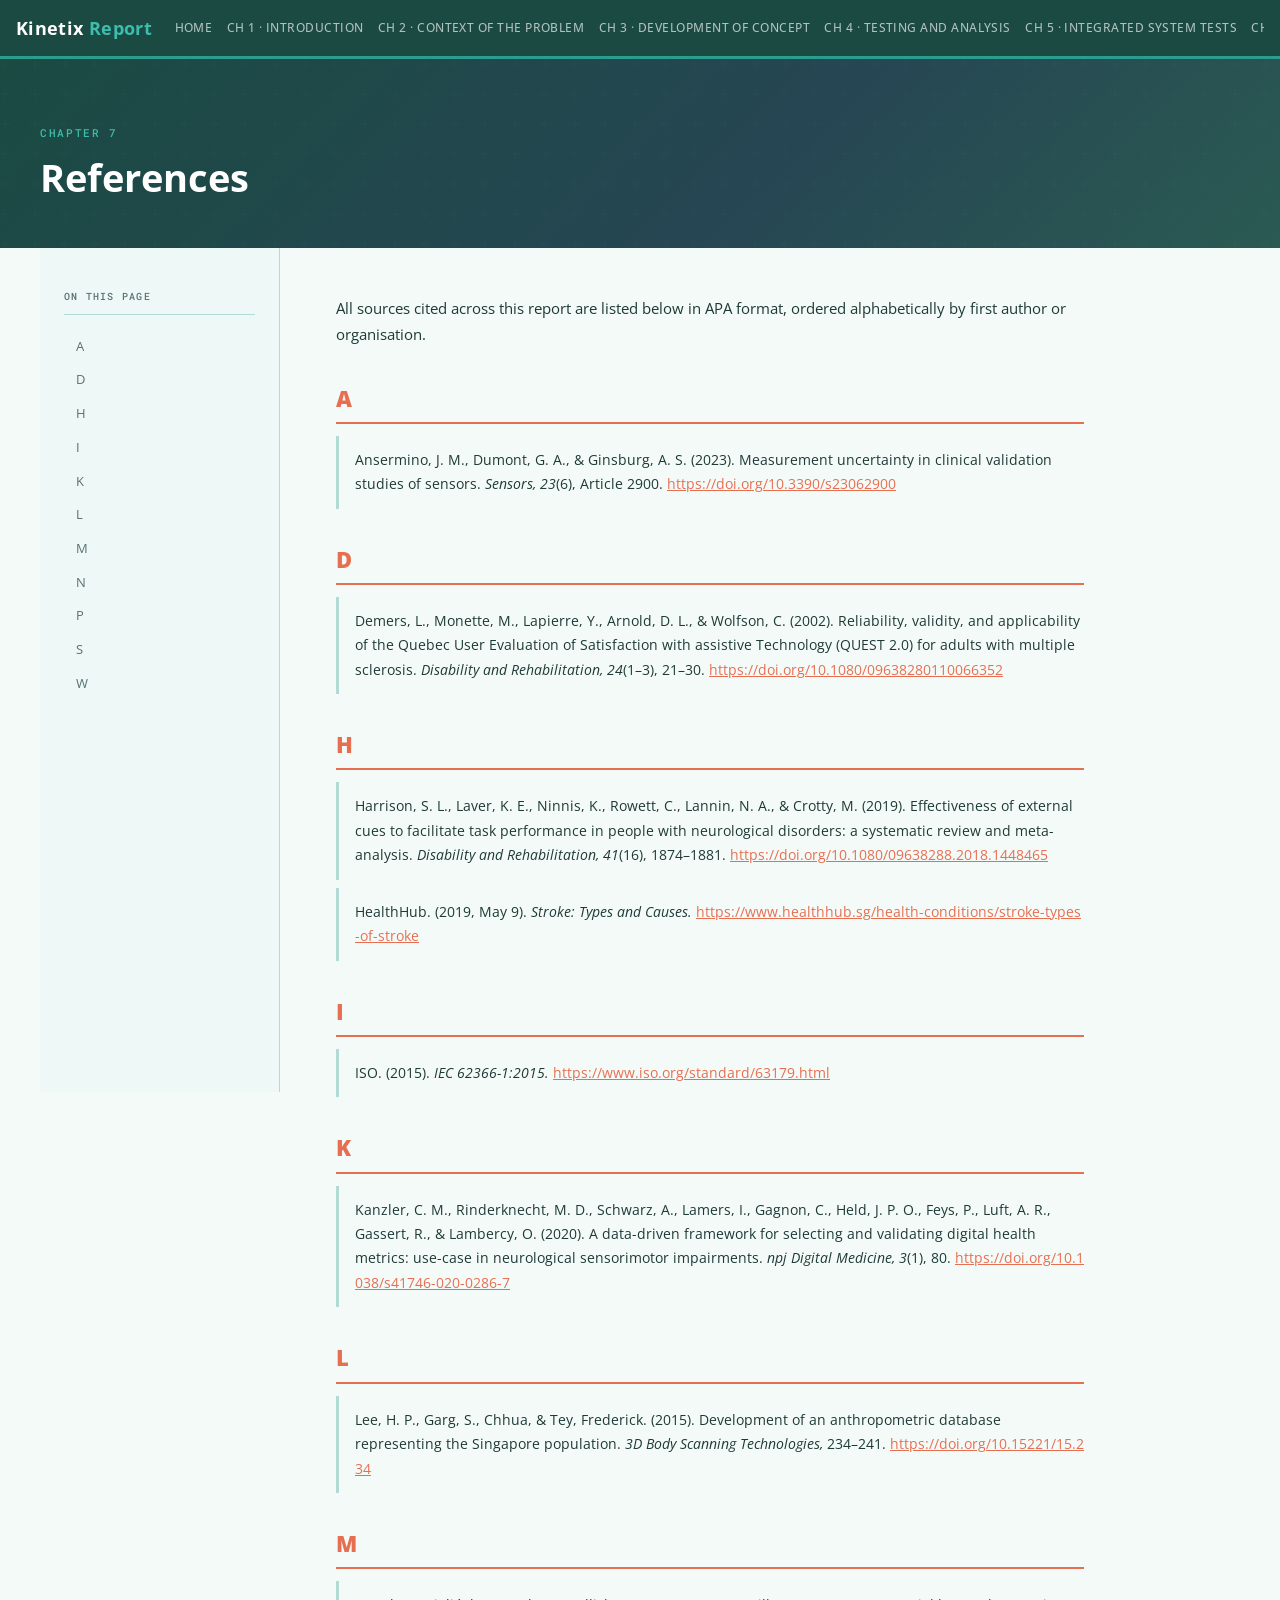
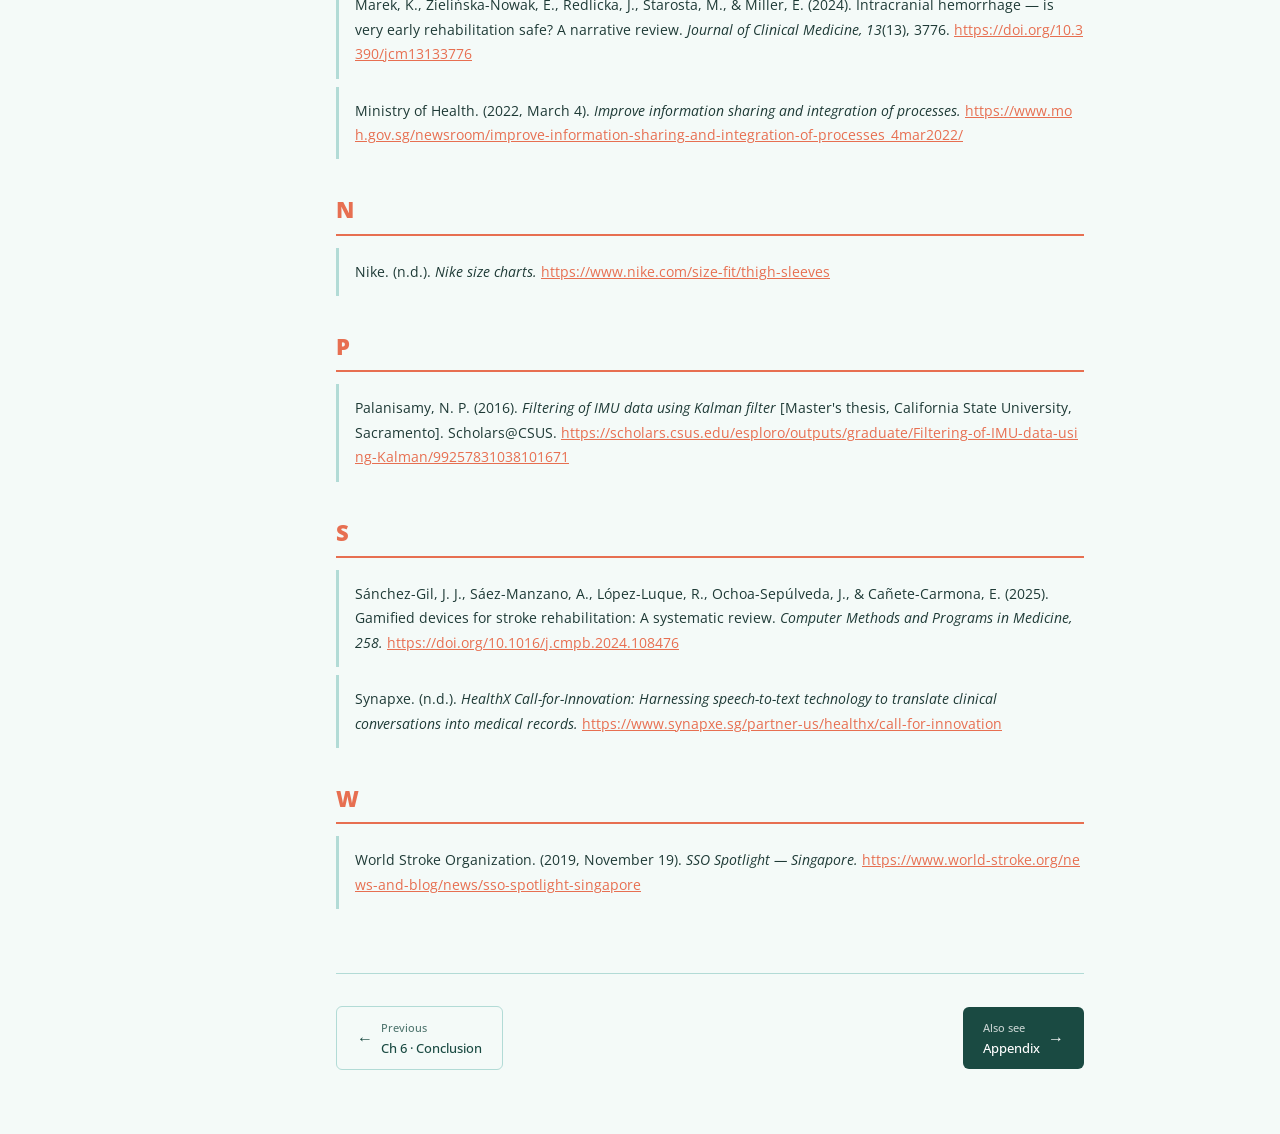
<file: chapter7.html>
<!DOCTYPE html>
<html lang="en">
<head>
  <meta charset="UTF-8">
  <meta name="viewport" content="width=device-width, initial-scale=1.0">
  <title>References — Kinetix</title>
  <link rel="stylesheet" href="style.css">
</head>
<body>

  <header class="site-header">
    <div class="header-inner">
        <a class="site-logo" href="index.html">Kinetix <span>Report</span></a>
        <nav class="chapter-nav">
          <a href="index.html">Home</a>
          <a href="chapter1.html">Ch 1 · Introduction</a>
          <a href="chapter2.html">Ch 2 · Context of the Problem</a>
          <a href="chapter3.html">Ch 3 · Development of Concept</a>
          <a href="chapter4.html">Ch 4 · Testing and Analysis</a>
          <a href="chapter5.html">Ch 5 · Integrated System Tests</a>
          <a href="chapter6.html">Ch 6 · Conclusion</a>
          <a href="chapter7.html">Ch 7 · References</a>
          <a href="chapter8.html">Ch 8 · Appendix</a></nav>
      </div>
  </header>

  <div class="page-hero">
    <div class="page-hero-inner">
      <div class="chapter-label">Chapter 7</div>
      <h1>References</h1>
    </div>
  </div>

  <div class="page-layout">
    <aside class="sidebar">
      <div class="sidebar-title">On this page</div>
      <ul class="toc-list">
        <li><a href="#A">A</a></li>
        <li><a href="#D">D</a></li>
        <li><a href="#H">H</a></li>
        <li><a href="#I">I</a></li>
        <li><a href="#K">K</a></li>
        <li><a href="#L">L</a></li>
        <li><a href="#M">M</a></li>
        <li><a href="#N">N</a></li>
        <li><a href="#P">P</a></li>
        <li><a href="#S">S</a></li>
        <li><a href="#W">W</a></li>
      </ul>
    </aside>

    <main class="content">

      <p>All sources cited across this report are listed below in APA format, ordered alphabetically by first author or organisation.</p>

      <div class="ref-list">

        <div class="ref-letter" id="A">A</div>

        <div class="ref-entry">
          <p>Ansermino, J. M., Dumont, G. A., &amp; Ginsburg, A. S. (2023). Measurement uncertainty in clinical validation studies of sensors. <em>Sensors, 23</em>(6), Article 2900. <a href="https://doi.org/10.3390/s23062900" target="_blank" rel="noopener">https://doi.org/10.3390/s23062900</a></p>
        </div>

        <div class="ref-letter" id="D">D</div>

        <div class="ref-entry">
          <p>Demers, L., Monette, M., Lapierre, Y., Arnold, D. L., &amp; Wolfson, C. (2002). Reliability, validity, and applicability of the Quebec User Evaluation of Satisfaction with assistive Technology (QUEST 2.0) for adults with multiple sclerosis. <em>Disability and Rehabilitation, 24</em>(1–3), 21–30. <a href="https://doi.org/10.1080/09638280110066352" target="_blank" rel="noopener">https://doi.org/10.1080/09638280110066352</a></p>
        </div>

        <div class="ref-letter" id="H">H</div>

        <div class="ref-entry">
          <p>Harrison, S. L., Laver, K. E., Ninnis, K., Rowett, C., Lannin, N. A., &amp; Crotty, M. (2019). Effectiveness of external cues to facilitate task performance in people with neurological disorders: a systematic review and meta-analysis. <em>Disability and Rehabilitation, 41</em>(16), 1874–1881. <a href="https://doi.org/10.1080/09638288.2018.1448465" target="_blank" rel="noopener">https://doi.org/10.1080/09638288.2018.1448465</a></p>
        </div>

        <div class="ref-entry">
          <p>HealthHub. (2019, May 9). <em>Stroke: Types and Causes.</em> <a href="https://www.healthhub.sg/health-conditions/stroke-types-of-stroke" target="_blank" rel="noopener">https://www.healthhub.sg/health-conditions/stroke-types-of-stroke</a></p>
        </div>

        <div class="ref-letter" id="I">I</div>

        <div class="ref-entry">
          <p>ISO. (2015). <em>IEC 62366-1:2015.</em> <a href="https://www.iso.org/standard/63179.html" target="_blank" rel="noopener">https://www.iso.org/standard/63179.html</a></p>
        </div>

        <div class="ref-letter" id="K">K</div>

        <div class="ref-entry">
          <p>Kanzler, C. M., Rinderknecht, M. D., Schwarz, A., Lamers, I., Gagnon, C., Held, J. P. O., Feys, P., Luft, A. R., Gassert, R., &amp; Lambercy, O. (2020). A data-driven framework for selecting and validating digital health metrics: use-case in neurological sensorimotor impairments. <em>npj Digital Medicine, 3</em>(1), 80. <a href="https://doi.org/10.1038/s41746-020-0286-7" target="_blank" rel="noopener">https://doi.org/10.1038/s41746-020-0286-7</a></p>
        </div>

        <div class="ref-letter" id="L">L</div>

        <div class="ref-entry">
          <p>Lee, H. P., Garg, S., Chhua, &amp; Tey, Frederick. (2015). Development of an anthropometric database representing the Singapore population. <em>3D Body Scanning Technologies,</em> 234–241. <a href="https://doi.org/10.15221/15.234" target="_blank" rel="noopener">https://doi.org/10.15221/15.234</a></p>
        </div>

        <div class="ref-letter" id="M">M</div>

        <div class="ref-entry">
          <p>Marek, K., Zielińska-Nowak, E., Redlicka, J., Starosta, M., &amp; Miller, E. (2024). Intracranial hemorrhage — is very early rehabilitation safe? A narrative review. <em>Journal of Clinical Medicine, 13</em>(13), 3776. <a href="https://doi.org/10.3390/jcm13133776" target="_blank" rel="noopener">https://doi.org/10.3390/jcm13133776</a></p>
        </div>

        <div class="ref-entry">
          <p>Ministry of Health. (2022, March 4). <em>Improve information sharing and integration of processes.</em> <a href="https://www.moh.gov.sg/newsroom/improve-information-sharing-and-integration-of-processes_4mar2022/" target="_blank" rel="noopener">https://www.moh.gov.sg/newsroom/improve-information-sharing-and-integration-of-processes_4mar2022/</a></p>
        </div>

        <div class="ref-letter" id="N">N</div>

        <div class="ref-entry">
          <p>Nike. (n.d.). <em>Nike size charts.</em> <a href="https://www.nike.com/size-fit/thigh-sleeves" target="_blank" rel="noopener">https://www.nike.com/size-fit/thigh-sleeves</a></p>
        </div>

        <div class="ref-letter" id="P">P</div>

        <div class="ref-entry">
          <p>Palanisamy, N. P. (2016). <em>Filtering of IMU data using Kalman filter</em> [Master's thesis, California State University, Sacramento]. Scholars@CSUS. <a href="https://scholars.csus.edu/esploro/outputs/graduate/Filtering-of-IMU-data-using-Kalman/99257831038101671#file-0" target="_blank" rel="noopener">https://scholars.csus.edu/esploro/outputs/graduate/Filtering-of-IMU-data-using-Kalman/99257831038101671</a></p>
        </div>

        <div class="ref-letter" id="S">S</div>

        <div class="ref-entry">
          <p>Sánchez-Gil, J. J., Sáez-Manzano, A., López-Luque, R., Ochoa-Sepúlveda, J., &amp; Cañete-Carmona, E. (2025). Gamified devices for stroke rehabilitation: A systematic review. <em>Computer Methods and Programs in Medicine, 258.</em> <a href="https://doi.org/10.1016/j.cmpb.2024.108476" target="_blank" rel="noopener">https://doi.org/10.1016/j.cmpb.2024.108476</a></p>
        </div>

        <div class="ref-entry">
          <p>Synapxe. (n.d.). <em>HealthX Call-for-Innovation: Harnessing speech-to-text technology to translate clinical conversations into medical records.</em> <a href="https://www.synapxe.sg/partner-us/healthx/call-for-innovation/harnessing-speech-to-text-technology-to-translate-clinical-conversations-into-medical-records" target="_blank" rel="noopener">https://www.synapxe.sg/partner-us/healthx/call-for-innovation</a></p>
        </div>

        <div class="ref-letter" id="W">W</div>

        <div class="ref-entry">
          <p>World Stroke Organization. (2019, November 19). <em>SSO Spotlight — Singapore.</em> <a href="https://www.world-stroke.org/news-and-blog/news/sso-spotlight-singapore" target="_blank" rel="noopener">https://www.world-stroke.org/news-and-blog/news/sso-spotlight-singapore</a></p>
        </div>

      </div>

      <nav class="chapter-nav-footer">
        <a href="chapter6.html" class="nav-btn ghost">
          <span class="arrow">←</span>
          <span><span class="label">Previous</span>Ch 6 · Conclusion</span>
        </a>
        <a href="chapter8.html" class="nav-btn">
          <span><span class="label">Also see</span>Appendix</span>
          <span class="arrow">→</span>
        </a>
      </nav>

    </main>
  </div>

  <style>
    .ref-list {
      margin-top: 1.5rem;
    }

    .ref-letter {
      font-size: 1.4rem;
      font-weight: 800;
      color: var(--accent, #2563eb);
      border-bottom: 2px solid var(--accent, #2563eb);
      padding-bottom: 0.25rem;
      margin: 2rem 0 0.75rem;
      letter-spacing: 0.05em;
    }

    .ref-entry {
      padding: 0.75rem 0 0.75rem 1rem;
      border-left: 3px solid var(--border, #e5e7eb);
      margin-bottom: 0.5rem;
      transition: border-color 0.2s;
    }

    .ref-entry:hover {
      border-left-color: var(--accent, #2563eb);
    }

    .ref-entry p {
      margin: 0;
      font-size: 0.9rem;
      line-height: 1.7;
    }

    .ref-entry a {
      color: var(--accent, #2563eb);
      word-break: break-all;
      font-size: 0.85rem;
    }

    .ref-entry a:hover {
      opacity: 0.7;
    }
  </style>

</body>
</html>
</file>
<file: style.css>
@import url('https://fonts.googleapis.com/css2?family=Open+Sans:wght@300;400;500;600;700;800&family=Roboto+Mono:wght@400;500&display=swap');

*, *::before, *::after { box-sizing: border-box; margin: 0; padding: 0; }

:root {
  --navy:   #1a4a42;
  --navy2:  #264653;
  --teal:   #2a9d8f;
  --teal2:  #3dbdad;
  --cream:  #f4faf8;
  --warm:   #e8f8f5;
  --text:   #1a2e2b;
  --muted:  #5a7370;
  --border: #b2dbd6;
  --accent: #e76f51;
  --green:  #1a7a6e;
  --font-head: 'Open Sans', Arial, sans-serif;
  --font-body: 'Open Sans', Arial, sans-serif;
  --font-mono: 'Roboto Mono', monospace;
}

html { scroll-behavior: smooth; font-size: 16px; }

body {
  font-family: var(--font-body);
  background: var(--cream);
  color: var(--text);
  line-height: 1.7;
  min-height: 100vh;
}

.site-header {
  position: sticky;
  top: 0;
  z-index: 100;
  background: var(--navy);
  border-bottom: 3px solid var(--teal);
  padding: 0 1rem;
}

.header-inner {
  max-width: 1500px;
  margin: 0 auto;
  display: flex;
  align-items: center;
  gap: 1rem;
  height: 56px;
}

.site-logo {
  font-family: var(--font-head);
  font-size: 1.15rem;
  font-weight: 700;
  color: #fff;
  text-decoration: none;
  white-space: nowrap;
  flex-shrink: 0;
  letter-spacing: 0.02em;
}

.site-logo span { color: var(--teal2); }

.chapter-nav {
  display: flex;
  gap: 0.1rem;
  flex-wrap: nowrap;
  overflow-x: auto;
  scrollbar-width: none;
  flex: 1;
}

.chapter-nav::-webkit-scrollbar {
  display: none;
}

.chapter-nav a {
  font-size: 0.72rem;
  font-weight: 500;
  color: rgba(255,255,255,0.65);
  text-decoration: none;
  white-space: nowrap;
  padding: 0.25rem 0.4rem;
  border-radius: 4px;
  transition: all 0.18s;
  letter-spacing: 0.04em;
  text-transform: uppercase;
}

.chapter-nav a:hover,
.chapter-nav a.active {
  color: #fff;
  background: rgba(42,157,143,0.3);
}

.chapter-nav a.active {
  color: var(--teal2);
}

.page-hero {
  background: linear-gradient(135deg, var(--navy) 0%, var(--navy2) 60%, #2a5a52 100%);
  color: #fff;
  padding: 4rem 2rem 3rem;
  position: relative;
  overflow: hidden;
}

.page-hero::before {
  content: '';
  position: absolute;
  inset: 0;
  background: url("data:image/svg+xml,%3Csvg width='60' height='60' viewBox='0 0 60 60' xmlns='http://www.w3.org/2000/svg'%3E%3Cg fill='none' fill-rule='evenodd'%3E%3Cg fill='%232a9d8f' fill-opacity='0.07'%3E%3Cpath d='M36 34v-4h-2v4h-4v2h4v4h2v-4h4v-2h-4zm0-30V0h-2v4h-4v2h4v4h2V6h4V4h-4zM6 34v-4H4v4H0v2h4v4h2v-4h4v-2H6zM6 4V0H4v4H0v2h4v4h2V6h4V4H6z'/%3E%3C/g%3E%3C/g%3E%3C/svg%3E");
  opacity: 0.5;
}

.page-hero-inner {
  max-width: 1200px;
  margin: 0 auto;
  position: relative;
}

.chapter-label {
  font-family: var(--font-mono);
  font-size: 0.7rem;
  font-weight: 500;
  color: var(--teal2);
  letter-spacing: 0.15em;
  text-transform: uppercase;
  margin-bottom: 0.75rem;
}

.page-hero h1 {
  font-family: var(--font-head);
  font-size: clamp(1.6rem, 3vw, 2.4rem);
  font-weight: 700;
  line-height: 1.2;
  max-width: 700px;
}

.page-layout {
  max-width: 1200px;
  margin: 0 auto;
  display: grid;
  grid-template-columns: 240px 1fr;
  gap: 0;
  min-height: calc(100vh - 56px);
}

.sidebar {
  padding: 2.5rem 1.5rem 2rem;
  border-right: 1px solid var(--border);
  position: sticky;
  top: 56px;
  height: calc(100vh - 56px);
  overflow-y: auto;
  scrollbar-width: thin;
  background: rgba(232,248,245,0.5);
}

.sidebar-title {
  font-family: var(--font-mono);
  font-size: 0.65rem;
  font-weight: 500;
  color: var(--muted);
  letter-spacing: 0.12em;
  text-transform: uppercase;
  margin-bottom: 1rem;
  padding-bottom: 0.5rem;
  border-bottom: 1px solid var(--border);
}

.toc-list {
  list-style: none;
  display: flex;
  flex-direction: column;
  gap: 0.15rem;
}

.toc-list a {
  display: block;
  font-size: 0.8rem;
  color: var(--muted);
  text-decoration: none;
  padding: 0.3rem 0.6rem;
  border-radius: 4px;
  transition: all 0.15s;
  border-left: 2px solid transparent;
}

.toc-list a:hover {
  color: var(--navy);
  background: var(--warm);
  border-left-color: var(--teal);
}

.toc-list .sub { padding-left: 1.2rem; font-size: 0.75rem; }

.content {
  padding: 3rem 3.5rem 4rem;
  max-width: 860px;
}

.content h2 {
  font-family: var(--font-head);
  font-size: 1.5rem;
  font-weight: 700;
  color: var(--navy);
  margin-top: 3rem;
  margin-bottom: 1rem;
  padding-bottom: 0.5rem;
  border-bottom: 2px solid var(--teal);
}

.content h2:first-child { margin-top: 0; }

.content h3 {
  font-family: var(--font-head);
  font-size: 1.1rem;
  font-weight: 700;
  color: var(--navy2);
  margin-top: 2rem;
  margin-bottom: 0.75rem;
  font-style: italic;
}

.content h4 {
  font-family: var(--font-body);
  font-size: 0.9rem;
  font-weight: 600;
  color: var(--teal);
  text-transform: uppercase;
  letter-spacing: 0.06em;
  margin-top: 1.5rem;
  margin-bottom: 0.5rem;
}

.content p {
  margin-bottom: 1.1rem;
  color: #1e3a36;
  font-size: 0.95rem;
}

.content ul, .content ol {
  margin: 0.75rem 0 1.25rem 1.5rem;
  font-size: 0.95rem;
}

.content li { margin-bottom: 0.4rem; }

.table-wrap {
  overflow-x: auto;
  margin: 1.5rem 0 2rem;
  border-radius: 8px;
  border: 1px solid var(--border);
  box-shadow: 0 1px 4px rgba(0,0,0,0.06);
}

table {
  width: 100%;
  border-collapse: collapse;
  font-size: 0.82rem;
}

thead th {
  background: var(--navy);
  color: #fff;
  font-family: var(--font-body);
  font-weight: 600;
  font-size: 0.75rem;
  text-transform: uppercase;
  letter-spacing: 0.05em;
  padding: 0.8rem 1rem;
  text-align: left;
  white-space: nowrap;
}

tbody tr { border-bottom: 1px solid var(--border); }
tbody tr:last-child { border-bottom: none; }
tbody tr:nth-child(even) { background: rgba(42,157,143,0.04); }

tbody td {
  padding: 0.65rem 1rem;
  vertical-align: top;
  color: var(--text);
  line-height: 1.5;
}

tbody td:first-child { font-weight: 500; }

.table-caption {
  font-size: 0.75rem;
  color: var(--muted);
  font-style: italic;
  text-align: center;
  margin-top: 0.5rem;
  margin-bottom: 1.5rem;
}

.figure {
  margin: 2rem 0;
}

.img-placeholder {
  background: linear-gradient(135deg, #d4eeea 0%, #b8ddd8 100%);
  border: 2px dashed var(--border);
  border-radius: 8px;
  display: flex;
  flex-direction: column;
  align-items: center;
  justify-content: center;
  gap: 0.5rem;
  padding: 2.5rem 1rem;
  color: var(--muted);
  text-align: center;
}

.img-placeholder.tall { min-height: 320px; }
.img-placeholder.medium { min-height: 220px; }
.img-placeholder.wide { min-height: 180px; }

.img-placeholder svg {
  width: 40px; height: 40px;
  opacity: 0.4;
}

.img-placeholder .fig-label {
  font-family: var(--font-mono);
  font-size: 0.7rem;
  font-weight: 500;
  color: var(--teal);
  text-transform: uppercase;
  letter-spacing: 0.1em;
}

.img-placeholder .fig-desc {
  font-size: 0.82rem;
  color: var(--muted);
  max-width: 280px;
}

.figure-caption {
  font-size: 0.78rem;
  color: var(--muted);
  font-style: italic;
  margin-top: 0.6rem;
  text-align: center;
  line-height: 1.5;
}

.callout {
  border-left: 4px solid var(--teal);
  background: rgba(42,157,143,0.07);
  padding: 1rem 1.25rem;
  border-radius: 0 6px 6px 0;
  margin: 1.5rem 0;
  font-size: 0.88rem;
}

.callout.warning {
  border-color: #e76f51;
  background: rgba(231,111,81,0.07);
}

.callout strong {
  display: block;
  margin-bottom: 0.25rem;
  font-size: 0.75rem;
  text-transform: uppercase;
  letter-spacing: 0.07em;
  color: var(--teal);
}

.callout.warning strong { color: #e76f51; }

blockquote {
  border-left: 3px solid var(--teal);
  margin: 1.25rem 0;
  padding: 0.75rem 1.25rem;
  background: rgba(42,157,143,0.05);
  border-radius: 0 4px 4px 0;
  font-style: italic;
  font-size: 0.9rem;
  color: var(--navy2);
}

blockquote cite {
  display: block;
  font-style: normal;
  font-size: 0.78rem;
  color: var(--muted);
  margin-top: 0.4rem;
  font-family: var(--font-mono);
}

.spec-grid {
  display: grid;
  grid-template-columns: repeat(auto-fit, minmax(180px, 1fr));
  gap: 1px;
  background: var(--border);
  border-radius: 8px;
  overflow: hidden;
  margin: 1.5rem 0;
  border: 1px solid var(--border);
}

.spec-cell {
  background: #fff;
  padding: 1rem;
}

.spec-cell .label {
  font-size: 0.68rem;
  font-family: var(--font-mono);
  color: var(--muted);
  text-transform: uppercase;
  letter-spacing: 0.1em;
  margin-bottom: 0.25rem;
}

.spec-cell .value {
  font-size: 1.2rem;
  font-weight: 700;
  color: var(--navy);
  font-family: var(--font-mono);
}

.spec-cell .unit {
  font-size: 0.75rem;
  color: var(--teal);
  font-family: var(--font-mono);
}

.chapter-nav-footer {
  display: flex;
  justify-content: space-between;
  align-items: center;
  margin-top: 4rem;
  padding-top: 2rem;
  border-top: 1px solid var(--border);
  gap: 1rem;
}

.nav-btn {
  display: flex;
  align-items: center;
  gap: 0.5rem;
  padding: 0.65rem 1.25rem;
  background: var(--navy);
  color: #fff;
  text-decoration: none;
  border-radius: 6px;
  font-size: 0.82rem;
  font-weight: 500;
  transition: background 0.15s;
}

.nav-btn:hover { background: var(--teal); }
.nav-btn.ghost { background: transparent; color: var(--navy); border: 1px solid var(--border); }
.nav-btn.ghost:hover { background: var(--warm); }

.nav-btn .arrow { font-size: 1rem; }
.nav-btn .label { font-size: 0.7rem; opacity: 0.75; display: block; }

.cover-page {
  background: var(--navy);
  min-height: 100vh;
  display: flex;
  flex-direction: column;
}

.cover-main {
  flex: 1;
  display: flex;
  align-items: center;
  justify-content: center;
  padding: 4rem 2rem;
  position: relative;
  overflow: hidden;
}

.cover-main::before {
  content: '';
  position: absolute;
  inset: 0;
  background:
    radial-gradient(ellipse 70% 50% at 80% 20%, rgba(42,157,143,0.2) 0%, transparent 60%),
    radial-gradient(ellipse 50% 60% at 20% 80%, rgba(42,157,143,0.1) 0%, transparent 60%);
}

.cover-content {
  max-width: 700px;
  text-align: center;
  position: relative;
}

.cover-tag {
  font-family: var(--font-mono);
  font-size: 0.7rem;
  letter-spacing: 0.2em;
  text-transform: uppercase;
  color: var(--teal2);
  margin-bottom: 1.5rem;
}

.cover-title {
  font-family: var(--font-head);
  font-size: clamp(2.2rem, 5vw, 3.5rem);
  font-weight: 700;
  color: #fff;
  line-height: 1.15;
  margin-bottom: 1rem;
}

.cover-title span { color: var(--teal2); }

.cover-subtitle {
  font-size: 1.05rem;
  color: rgba(255,255,255,0.6);
  margin-bottom: 3rem;
  line-height: 1.6;
}

.cover-meta {
  display: flex;
  justify-content: center;
  gap: 3rem;
  margin-bottom: 3rem;
  flex-wrap: wrap;
}

.cover-meta-item .lbl {
  font-family: var(--font-mono);
  font-size: 0.65rem;
  text-transform: uppercase;
  letter-spacing: 0.12em;
  color: var(--teal2);
  margin-bottom: 0.2rem;
}

.cover-meta-item .val {
  font-size: 0.88rem;
  color: rgba(255,255,255,0.85);
  font-weight: 500;
}

.chapter-grid {
  display: grid;
  grid-template-columns: repeat(auto-fit, minmax(200px, 1fr));
  gap: 1px;
  background: rgba(255,255,255,0.08);
  border-radius: 12px;
  overflow: hidden;
  border: 1px solid rgba(255,255,255,0.08);
  max-width: 700px;
  margin: 0 auto;
  text-align: left;
}

.chapter-card {
  display: block;
  padding: 1.25rem 1.5rem;
  background: rgba(255,255,255,0.03);
  text-decoration: none;
  transition: background 0.15s;
}

.chapter-card:hover {
  background: rgba(42,157,143,0.2);
}

.chapter-card .num {
  font-family: var(--font-mono);
  font-size: 0.65rem;
  color: var(--teal2);
  letter-spacing: 0.12em;
  text-transform: uppercase;
  margin-bottom: 0.3rem;
}

.chapter-card .title {
  font-size: 0.85rem;
  font-weight: 500;
  color: rgba(255,255,255,0.85);
  line-height: 1.35;
}

.cover-footer {
  padding: 1.5rem 2rem;
  border-top: 1px solid rgba(255,255,255,0.08);
  display: flex;
  justify-content: space-between;
  align-items: center;
  font-size: 0.75rem;
  color: rgba(255,255,255,0.35);
}

.comparison-table thead th:first-child { width: 180px; }
.check-yes { color: #2a9d8f; font-weight: 700; }
.check-no  { color: #999; }

.formula {
  font-family: var(--font-mono);
  font-size: 1.1rem;
  background: var(--warm);
  border: 1px solid var(--border);
  padding: 1rem 1.5rem;
  border-radius: 8px;
  margin: 1.25rem 0;
  text-align: center;
  color: var(--navy);
}

code {
  font-family: var(--font-mono);
  font-size: 0.82rem;
  background: var(--warm);
  padding: 0.1rem 0.35rem;
  border-radius: 3px;
}

.mt-1 { margin-top: 0.5rem; }
.mt-2 { margin-top: 1rem; }
.mt-3 { margin-top: 1.5rem; }
.text-muted { color: var(--muted); }
.text-sm { font-size: 0.82rem; }
.bold { font-weight: 700; }

@media (max-width: 900px) {
  .page-layout { grid-template-columns: 1fr; }
  .sidebar {
    position: static;
    height: auto;
    border-right: none;
    border-bottom: 1px solid var(--border);
    padding: 1.5rem;
  }
  .toc-list { flex-direction: row; flex-wrap: wrap; }
  .toc-list a { font-size: 0.75rem; }
  .content { padding: 2rem 1.5rem 3rem; }
}

@media (max-width: 600px) {
  .chapter-nav { display: none; }
  .cover-meta { gap: 1.5rem; }
  .chapter-grid { grid-template-columns: 1fr 1fr; }
}

.pass {
  color: green;
  font-weight: 600;
}

.fail {
  color: red;
  font-weight: 600;
}
</file>
